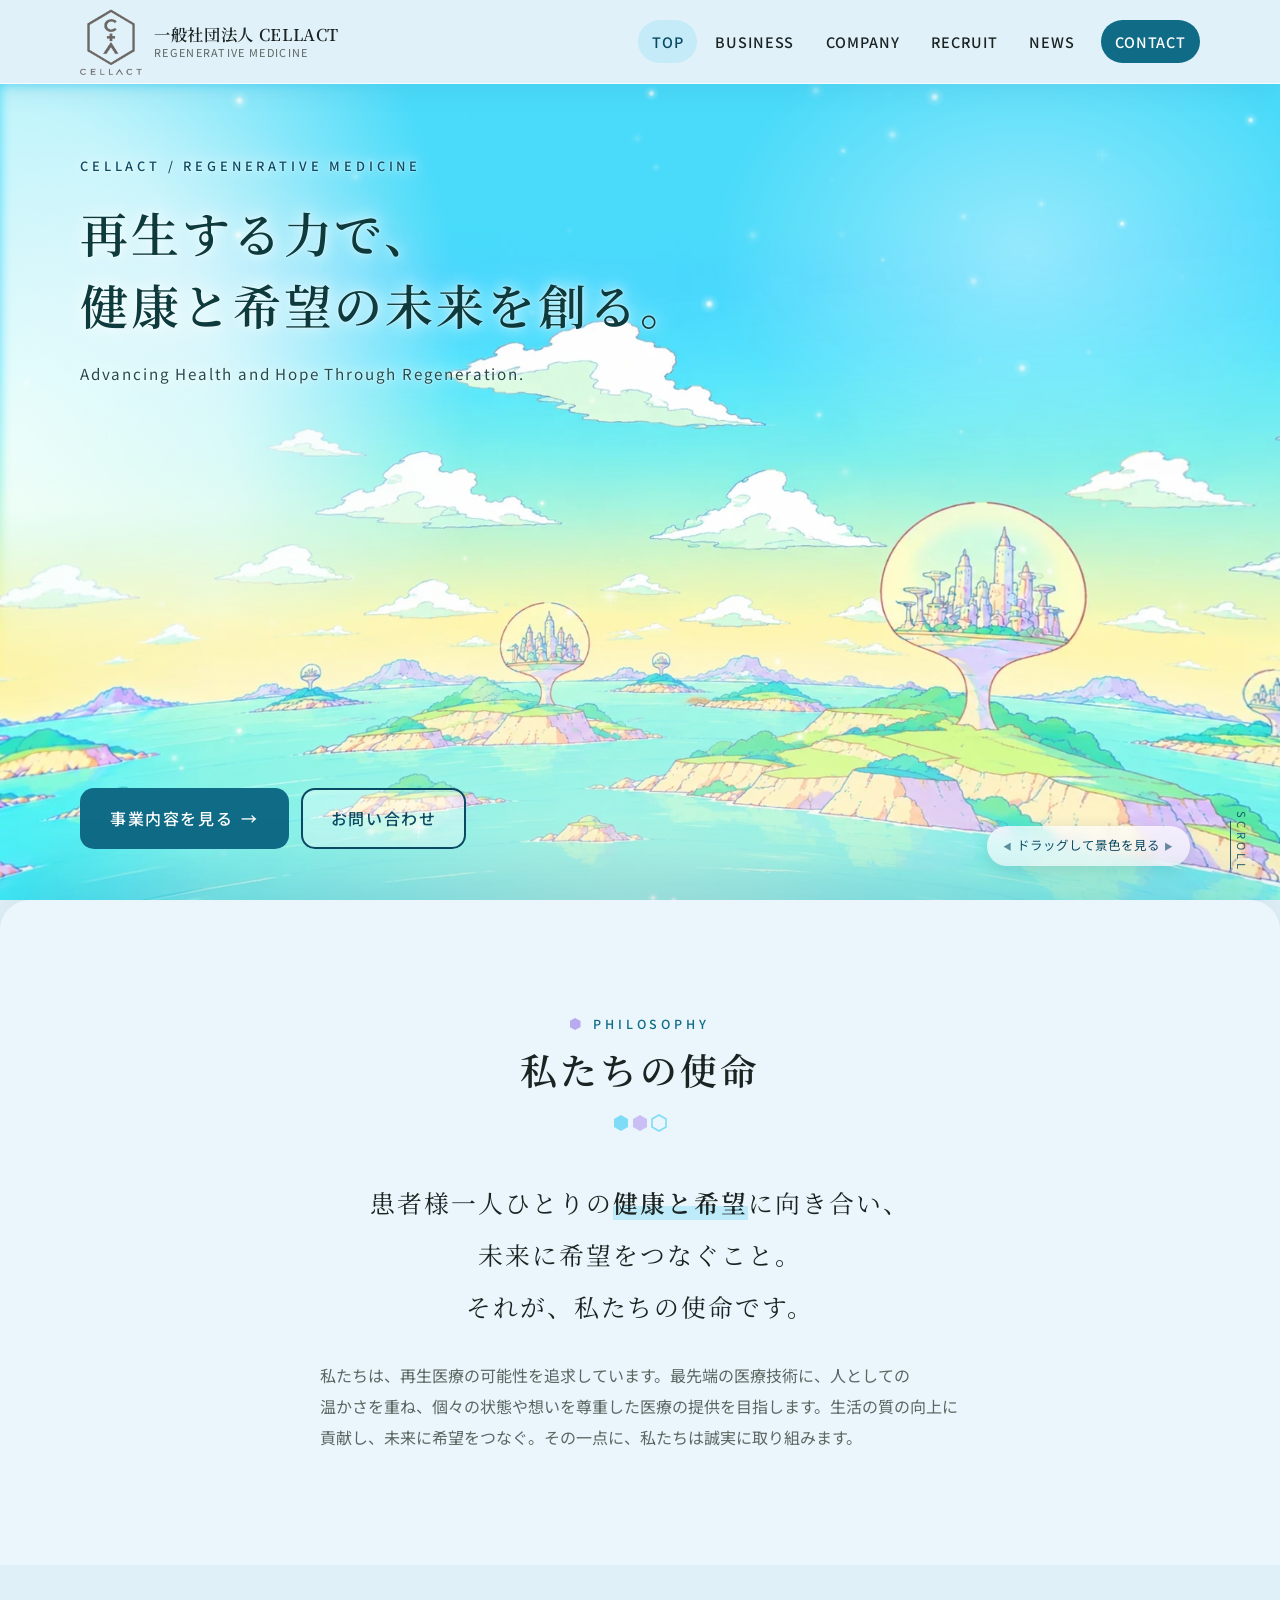
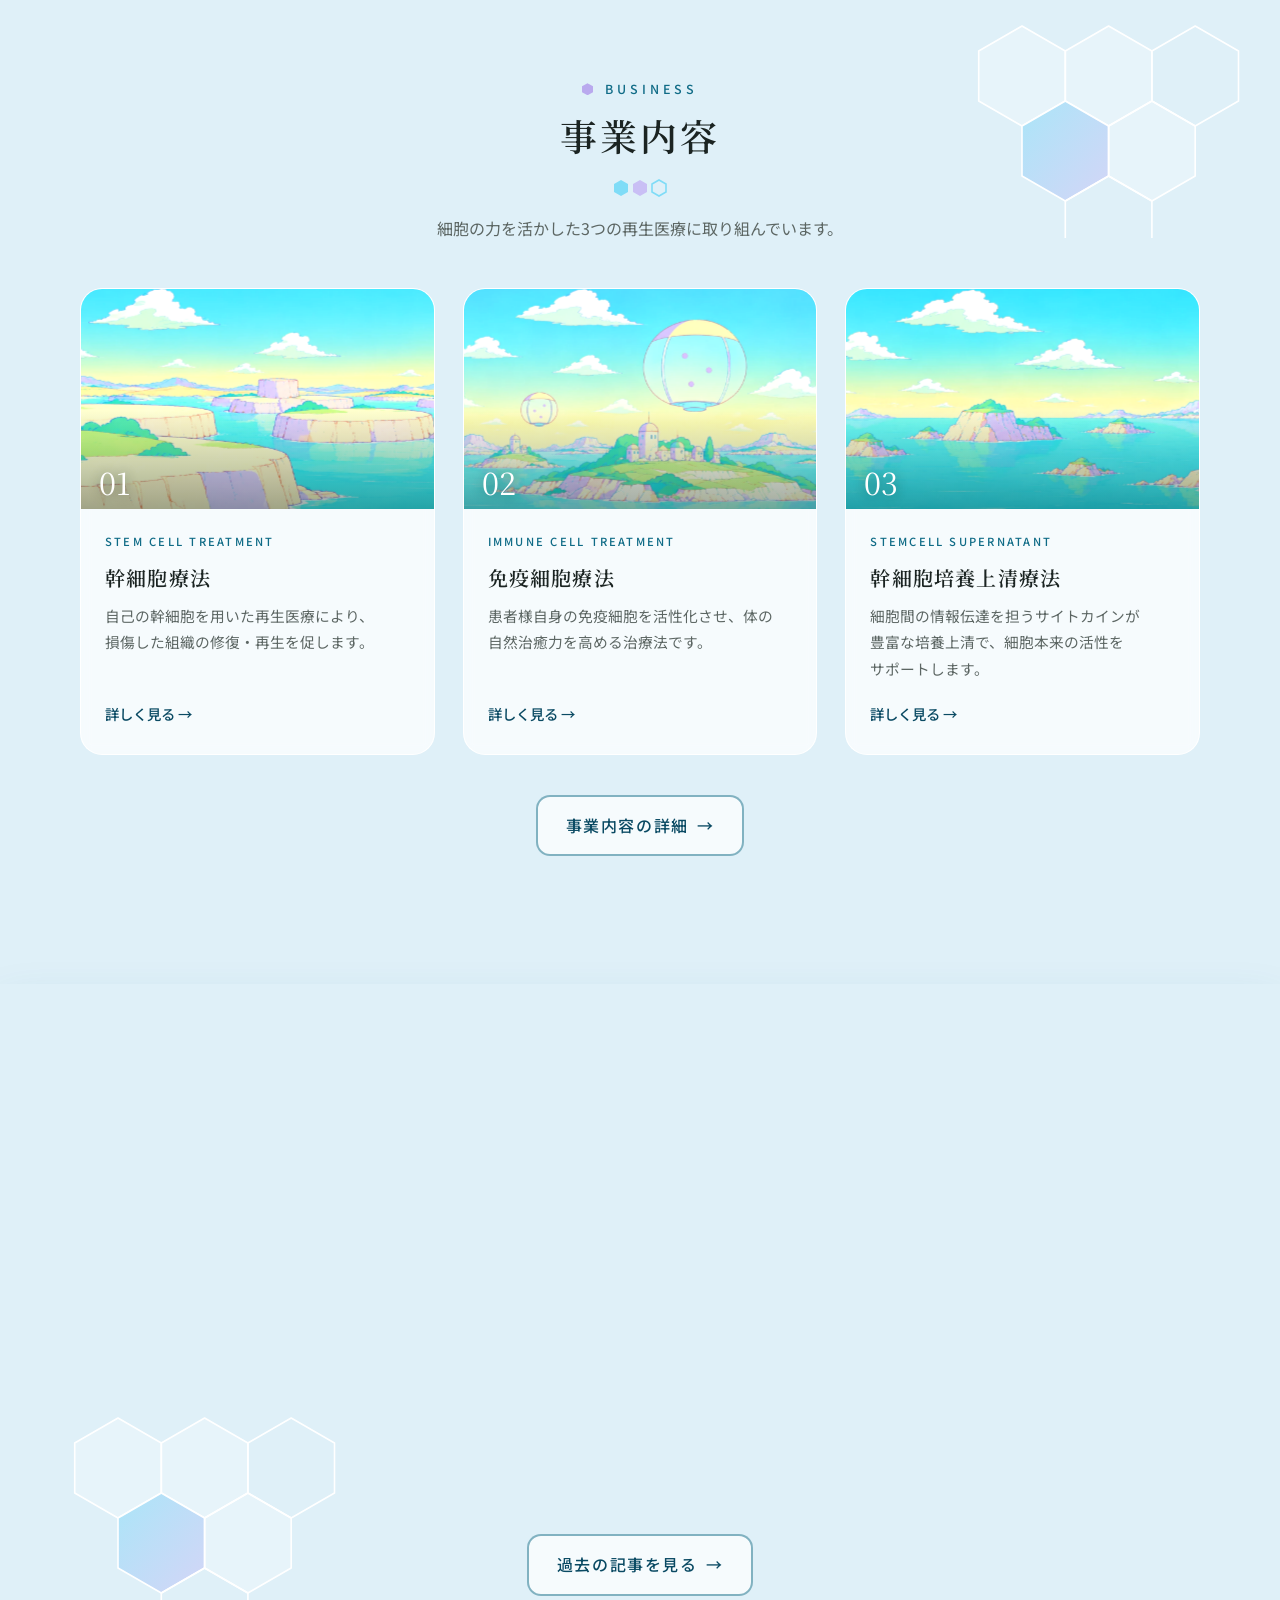
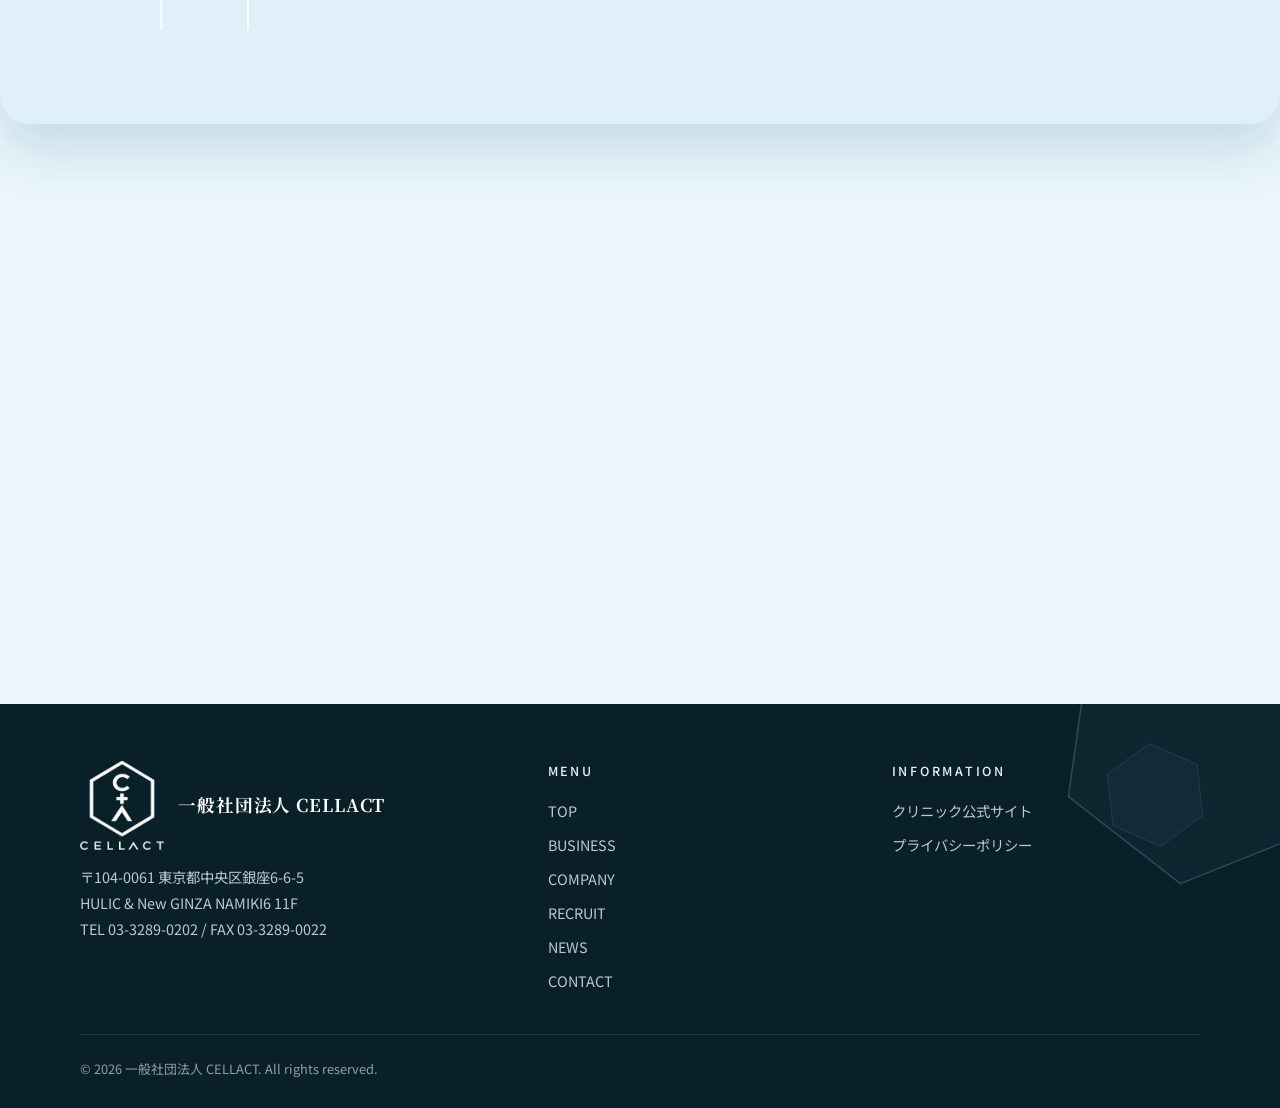
<file: site/index.html>
<!DOCTYPE html>
<html lang="ja">
<head>
<meta charset="UTF-8">
<meta name="viewport" content="width=device-width, initial-scale=1">
<title>一般社団法人 CELLACT | 再生医療クリニック</title>
<meta name="description" content="再生する力で、健康と希望の未来を創る。幹細胞療法・免疫細胞療法・幹細胞培養上清療法など、再生医療を提供する一般社団法人 CELLACT の公式サイトです。">

<link rel="canonical" href="https://cellact.org/">
<meta property="og:type" content="website">
<meta property="og:site_name" content="一般社団法人 CELLACT">
<meta property="og:title" content="一般社団法人 CELLACT | 再生医療クリニック">
<meta property="og:description" content="再生する力で、健康と希望の未来を創る。幹細胞療法・免疫細胞療法・幹細胞培養上清療法など、再生医療を提供する一般社団法人 CELLACT の公式サイトです。">
<meta property="og:image" content="https://cellact.org/images/hero_top.webp">
<meta property="og:locale" content="ja_JP">
<meta name="twitter:card" content="summary_large_image">
<meta name="theme-color" content="#0f6b86">
<link rel="icon" href="images/cellact_logo.png?v=151" type="image/png">
<link rel="preconnect" href="https://fonts.googleapis.com">
<link rel="preconnect" href="https://fonts.gstatic.com" crossorigin>
<link rel="stylesheet" href="https://fonts.googleapis.com/css2?family=Noto+Sans+JP:wght@400;500&amp;family=Noto+Serif+JP:wght@500;600&amp;display=swap">
<link rel="stylesheet" href="styles.css?v=1792831026">
<style>
/* Keep an opaque surface over the sticky contact section while the intro initializes. */
html.hero-intro-pending .hero { background: #eaf6fb; }
html.hero-intro-pending .hero > *,
html.hero-intro-pending .hero::before,
html.hero-intro-pending .hero::after { visibility: hidden !important; }
html.hero-intro-pending .hero .hero-intro { visibility: hidden !important; }
</style>
<script>
(function () {
  var root = document.documentElement;
  root.classList.add('js');
  if (window.matchMedia && !window.matchMedia('(prefers-reduced-motion: reduce)').matches) {
    root.classList.add('hero-intro-pending');
    window.heroIntroFallback = setTimeout(function () {
      window.heroIntroExpired = true;
      root.classList.remove('hero-intro-pending');
    }, 8000);
  }
})();
</script>
<script type="application/ld+json">{"@context":"https://schema.org","@type":"Organization","name":"一般社団法人 CELLACT","url":"https://n2cellact.or.jp/","logo":"https://n2cellact.or.jp/images/cellact_logo.png?v=151","telephone":"+81-3-3289-0202","email":"info@cellact.org","address":{"@type":"PostalAddress","postalCode":"104-0061","addressRegion":"東京都","addressLocality":"中央区","streetAddress":"銀座6-6-5 HULIC & New GINZA NAMIKI6 11F","addressCountry":"JP"}}</script>
</head>
<body>
<a class="skip" href="#main">本文へスキップ</a>
<header class="site-header">
<div class="container">
<a class="brand" href="index.html" aria-label="一般社団法人 CELLACT トップへ"><img src="images/cellact_logo.png?v=151" alt="" width="62" height="66"><span>一般社団法人 CELLACT<small>REGENERATIVE MEDICINE</small></span></a>
<button class="menu-btn" aria-expanded="false" aria-controls="gnav" aria-label="メニュー"><span></span></button>
<nav class="gnav" id="gnav" aria-label="メインメニュー"><ul><li><a href="index.html" aria-current="page">TOP</a></li><li><a href="business.html">BUSINESS</a></li><li><a href="company.html">COMPANY</a></li><li><a href="recruit.html">RECRUIT</a></li><li><a href="news-archive.html">NEWS</a></li><li><a class="nav-cta" href="contact.php">CONTACT</a></li></ul></nav>
</div>
</header>
<main id="main">
<section class="hero">
<div class="hero-bg"><picture><source media="(max-width: 820px)" srcset="images/hero_top_sp.webp?v=14" width="6000" height="2000"><img src="images/hero_top.webp?v=246" alt="" width="5400" height="900" fetchpriority="high"></picture></div>
<div class="hero-intro" aria-hidden="true"><div class="hi-veil"></div><div class="hi-logo" data-capsule-intro><svg class="capsule-svg" overflow="visible" xmlns="http://www.w3.org/2000/svg" aria-label="CELLACT ロゴ" viewBox="118 55 1018 1010" role="img"><g id="head" fill="#526B70" opacity="0"><path fill-rule="evenodd" d="M614.500 299.404C593.595 302.815 574.148 310.279 558.917 325.500C547.951 336.459 539.573 351.218 536.577 366.500C531.408 392.855 541.235 422.026 561.500 439.696C583.686 459.041 615.500 467.342 644.500 461.799C653.610 460.058 661.987 456.874 670.500 453.363C681.140 448.974 692.080 440.503 699.209 431.500C700.604 429.738 702.095 427.979 703.500 426.235C703.963 425.661 705.362 424.373 705.143 423.500C704.989 422.886 702.997 422.074 702.500 421.816C700.784 420.922 699.188 419.739 697.500 418.790C691.801 415.586 686.405 411.592 680.500 408.641C678.773 407.778 676.547 405.323 674.500 405.323C673.904 405.323 673.515 406.125 673.212 406.500C671.794 408.255 670.286 409.958 668.620 411.500C662.950 417.406 655.379 423.301 647.500 425.803C639.167 428.449 630.270 429.788 621.500 428.925C604.023 427.207 587.204 416.659 579.669 400.500C577.201 395.209 575.571 389.411 575.145 383.500C574.573 375.574 576.545 367.824 579.279 360.500C581.065 355.716 585.164 351.185 588.595 347.500C601.299 333.855 621.481 329.236 639.500 332.353C644.290 333.182 649.040 335.465 653.500 337.346C659.000 339.666 665.025 344.887 668.782 349.500C670.109 351.130 671.132 353.212 672.500 354.730C672.995 355.279 673.601 356.539 674.500 356.539C676.203 356.539 678.995 354.021 680.500 353.149C686.572 349.636 692.299 345.309 698.500 342.091C700.237 341.190 701.832 340.067 703.500 339.037C703.998 338.729 704.924 338.290 704.924 337.500C704.924 336.254 702.265 333.752 701.500 332.791C697.797 328.141 693.602 322.764 688.500 319.626C687.427 318.966 686.544 317.754 685.500 316.996C681.149 313.837 676.480 310.553 671.500 308.465C666.204 306.244 661.013 303.824 655.500 302.329C642.185 298.719 628.195 297.941 614.500 299.404Z" /></g><g id="plus" fill="#526B70" opacity="0"><path fill-rule="evenodd" d="M606.500 480.461C605.179 481.799 606.020 486.700 605.988 488.500C605.886 494.163 606.003 499.836 605.979 505.500C605.969 507.863 606.637 511.304 605.726 513.500C605.436 514.200 603.985 513.661 603.500 513.657C601.517 513.640 599.496 513.684 597.500 513.698C590.832 513.746 584.167 513.687 577.500 513.736C575.728 513.748 572.080 512.980 570.500 513.679C568.798 514.432 569.682 519.915 569.683 521.500C569.689 528.166 569.630 534.834 569.655 541.500C569.662 543.578 568.971 546.856 570.288 548.500C570.606 548.896 572.067 548.665 572.500 548.657C574.835 548.614 577.161 548.647 579.500 548.621C585.832 548.550 592.168 548.520 598.500 548.560C600.218 548.571 603.996 548.027 605.500 548.814C606.100 549.128 605.982 550.019 605.985 550.500C605.995 552.499 606.027 554.500 606.039 556.500C606.073 562.167 605.996 567.833 605.996 573.500C605.996 575.774 605.343 579.401 606.199 581.500C606.478 582.186 607.984 582.004 608.500 582.003C610.833 581.998 613.167 582.045 615.500 582.016C622.837 581.927 630.164 582.014 637.500 581.984C639.532 581.975 644.366 582.825 645.920 581.500C647.156 573.465 645.955 564.639 646.029 556.500C646.048 554.505 646.138 552.492 646.099 550.500C646.087 549.882 645.727 549.180 646.500 548.761C646.654 548.678 648.342 548.684 648.500 548.683C650.501 548.664 652.499 548.559 654.500 548.543C661.165 548.489 667.836 548.628 674.500 548.586C676.230 548.576 682.456 549.632 683.040 547.500C683.658 545.242 683.028 541.863 683.039 539.500C683.067 533.500 683.029 527.500 683.039 521.500C683.041 519.828 683.030 518.163 683.002 516.500C682.989 515.756 683.417 514.387 682.500 513.937C681.718 513.554 680.345 513.794 679.500 513.771C677.167 513.708 674.833 513.797 672.500 513.788C667.167 513.767 661.833 513.750 656.500 513.774C653.249 513.789 649.715 514.145 646.500 513.689C646.081 513.630 646.103 512.920 646.052 512.500C645.822 510.600 646.077 508.426 646.084 506.500C646.111 499.843 646.307 493.154 646.127 486.500C646.097 485.399 646.668 481.124 645.500 480.511C645.202 480.355 642.968 480.693 642.500 480.688C640.166 480.662 637.835 480.621 635.500 480.621C629.170 480.621 622.829 480.543 616.500 480.633C613.287 480.678 609.645 481.155 606.500 480.461Z" /></g><g id="legs" fill="#526B70" opacity="0"><path fill-rule="evenodd" d="M625.500 593.040C622.872 595.637 620.696 599.368 618.761 602.500C614.608 609.224 609.338 615.812 604.500 622.092C584.744 647.733 567.482 675.273 547.500 700.727C540.717 709.369 534.301 718.476 528.038 727.500C526.403 729.855 524.760 732.219 523.023 734.500C522.226 735.546 521.298 736.124 521.441 737.500C521.501 738.073 523.275 737.875 523.500 737.861C525.813 737.714 528.176 737.837 530.500 737.833C539.834 737.818 549.167 737.811 558.500 737.777C561.642 737.766 565.427 738.357 568.500 737.721C570.234 737.362 572.340 732.916 573.262 731.500C576.607 726.361 580.565 721.515 584.114 716.500C590.461 707.533 597.834 698.939 603.428 689.500C605.735 685.608 609.219 682.329 611.648 678.500C613.339 675.836 616.203 673.259 617.571 670.500C619.100 667.419 621.337 664.360 623.500 661.720C623.713 661.407 625.008 658.998 625.500 658.998C626.264 658.998 627.202 660.930 627.500 661.376C628.829 663.368 630.109 665.420 631.500 667.382C637.340 675.620 642.637 684.209 648.500 692.420C656.367 703.437 663.894 714.617 671.500 725.754C673.240 728.302 675.152 730.860 676.748 733.500C677.390 734.563 678.515 736.984 679.682 737.500C681.596 738.345 684.417 737.849 686.500 737.858C692.167 737.885 697.834 737.776 703.500 737.804C708.828 737.830 714.174 738.020 719.500 737.837C720.541 737.801 724.465 738.374 725.080 737.500C726.044 736.129 725.012 736.559 724.391 735.500C723.185 733.443 721.555 731.598 720.415 729.500C718.480 725.939 715.276 723.030 713.357 719.500C710.683 714.582 706.899 710.236 703.901 705.500C699.347 698.303 693.828 691.668 689.249 684.500C675.102 662.354 658.686 641.585 644.391 619.500C640.033 612.767 635.499 606.118 630.943 599.500C629.727 597.734 627.688 593.058 625.500 593.040Z" /></g><g id="wordmark" fill="#526B70" opacity="0"><path fill-rule="evenodd" d="M187.500 932.328C180.629 933.749 173.926 935.493 167.563 938.500C162.797 940.752 158.711 944.203 154.654 947.500C133.298 964.856 132.627 1001.721 151.500 1020.906C169.523 1039.227 197.986 1043.474 221.500 1034.127C228.246 1031.445 233.858 1027.561 238.979 1022.500C239.859 1021.631 242.124 1019.797 242.330 1018.500C242.513 1017.347 240.354 1016.095 239.591 1015.500C236.534 1013.113 233.504 1010.682 230.500 1008.227C229.617 1007.506 227.609 1005.265 226.500 1005.801C225.441 1006.313 224.346 1008.109 223.500 1008.944C221.976 1010.449 220.267 1011.941 218.500 1013.147C214.833 1016.469 210.071 1017.840 205.500 1019.146C189.737 1023.649 168.938 1015.826 163.164 999.500C160.486 991.928 159.547 984.477 161.394 976.500C162.044 973.691 163.424 971.180 164.391 968.500C165.379 965.760 167.912 963.588 169.500 961.323C171.393 958.624 174.658 956.480 177.500 954.927C188.945 948.671 201.741 948.518 213.500 954.112C216.856 955.709 221.270 958.483 223.566 961.500C224.207 962.343 226.232 965.578 227.500 965.298C228.440 965.091 229.767 963.384 230.500 962.765C233.422 960.299 236.442 957.946 239.387 955.500C240.073 954.930 242.588 953.559 242.588 952.500C242.588 951.834 240.952 950.413 240.500 949.947C237.993 947.369 235.759 944.205 232.500 942.510C228.759 940.566 225.508 937.679 221.500 936.005C211.082 931.655 198.566 931.123 187.500 932.328ZM908.500 932.399C897.802 934.024 888.205 937.386 879.500 943.869C877.120 945.642 873.842 948.026 872.171 950.500C868.827 955.449 865.252 959.879 863.076 965.500C855.805 984.280 858.646 1008.301 873.500 1022.760C891.649 1040.426 922.310 1043.750 944.976 1033.500C951.046 1030.755 956.730 1027.487 961.500 1022.762C962.454 1021.817 965.331 1019.843 965.610 1018.500C965.969 1016.769 963.713 1015.909 962.500 1014.944C959.720 1012.734 956.832 1010.664 954.030 1008.500C953.055 1007.746 951.688 1006.088 950.500 1005.734C949.429 1005.415 948.504 1006.864 947.861 1007.500C945.852 1009.483 943.734 1011.286 941.500 1012.994C929.378 1022.264 908.953 1023.487 896.500 1014.067C891.829 1010.534 888.554 1006.615 885.789 1001.500C884.265 998.681 882.801 994.691 882.494 991.500C881.531 981.486 883.430 973.163 888.500 964.585C890.230 961.657 893.168 959.780 895.500 957.444C898.411 954.528 902.645 953.084 906.500 951.833C916.216 948.680 927.199 949.672 936.217 954.500C939.271 956.135 942.255 958.166 944.798 960.500C946.370 961.943 947.741 964.150 949.500 965.335C950.737 966.169 952.598 963.963 953.500 963.290C956.913 960.744 960.207 958.056 963.500 955.367C964.100 954.877 966.376 953.440 966.304 952.500C966.255 951.855 963.971 950.056 963.500 949.584C960.848 946.927 958.054 944.674 954.989 942.500C941.787 933.135 924.373 930.218 908.500 932.399ZM306.500 934.500C306.500 934.500 305.347 934.984 305.313 935.500C305.270 936.166 305.407 936.833 305.402 937.500C305.382 940.166 305.356 942.835 305.369 945.500C305.407 953.167 305.330 960.834 305.371 968.500C305.456 984.500 305.307 1000.501 305.393 1016.500C305.427 1022.743 304.806 1029.320 305.287 1035.500C305.355 1036.380 306.937 1036.447 307.500 1036.458C309.493 1036.498 311.504 1036.395 313.500 1036.395C322.167 1036.395 330.833 1036.389 339.500 1036.389C352.500 1036.389 365.500 1036.378 378.500 1036.378C381.834 1036.378 385.166 1036.408 388.500 1036.459C389.478 1036.474 391.658 1036.943 392.500 1036.239C393.381 1035.502 392.872 1033.451 392.842 1032.500C392.728 1028.836 392.931 1025.163 392.862 1021.500C392.840 1020.332 393.124 1018.496 391.500 1018.317C386.300 1017.744 380.732 1018.275 375.500 1018.307C365.501 1018.369 355.499 1018.234 345.500 1018.234C341.503 1018.234 337.500 1018.406 333.500 1018.355C332.240 1018.339 329.624 1018.795 328.500 1018.285C327.017 1017.612 327.613 1014.755 327.599 1013.500C327.543 1008.501 327.596 1003.498 327.641 998.500C327.652 997.215 327.043 994.327 328.500 993.630C329.590 993.109 332.278 993.592 333.500 993.619C336.494 993.686 339.502 993.594 342.500 993.629C356.704 993.629 371.346 994.649 385.500 993.519C386.469 993.441 386.033 990.065 386.031 989.500C386.017 986.165 385.994 982.831 386.031 979.500C386.039 978.719 386.533 976.451 385.500 976.052C384.430 975.637 382.637 975.989 381.500 975.995C378.499 976.010 375.500 976.067 372.500 976.067C362.167 976.067 351.833 976.031 341.500 976.060C338.167 976.070 334.832 976.182 331.500 976.133C330.492 976.118 328.244 976.603 327.645 975.500C327.201 974.683 327.611 972.440 327.604 971.500C327.583 968.498 327.621 965.501 327.665 962.500C327.694 960.505 327.790 958.494 327.738 956.500C327.716 955.682 327.380 954.278 327.711 953.500C328.361 951.977 330.148 952.601 331.500 952.557C335.497 952.426 339.500 952.468 343.500 952.424C354.833 952.301 366.168 952.478 377.500 952.478C380.834 952.478 384.166 952.446 387.500 952.442C388.519 952.441 390.578 952.837 391.500 952.441C393.141 951.735 392.578 949.909 392.583 948.500C392.594 945.500 392.596 942.500 392.596 939.500C392.596 938.573 393.008 936.295 392.482 935.500C391.231 933.606 388.556 934.452 386.500 934.417C381.498 934.332 376.501 934.414 371.500 934.414C349.921 934.414 328.020 933.367 306.500 934.500ZM456.500 934.445C455.420 935.461 455.967 938.157 455.964 939.500C455.954 944.500 455.900 949.499 455.909 954.500C455.943 974.167 455.920 993.833 455.920 1013.500C455.920 1019.167 455.874 1024.833 455.888 1030.500C455.891 1031.730 455.290 1035.623 456.500 1036.330C457.739 1037.053 461.068 1036.381 462.500 1036.382C467.165 1036.386 471.834 1036.409 476.500 1036.409C494.457 1036.409 512.571 1035.787 530.500 1036.504C531.308 1036.343 531.841 1036.414 532.228 1035.500C532.630 1034.553 532.221 1032.543 532.236 1031.500C532.278 1028.521 532.413 1025.474 532.270 1022.500C532.207 1021.184 532.805 1018.430 531.500 1017.718C530.648 1017.254 529.402 1017.649 528.500 1017.639C525.837 1017.608 523.166 1017.607 520.500 1017.580C510.500 1017.476 500.500 1017.568 490.500 1017.517C487.833 1017.504 485.169 1017.608 482.500 1017.581C481.250 1017.569 479.585 1017.849 478.500 1017.023C477.605 1016.342 478.195 1012.556 478.195 1011.500C478.195 1006.167 478.178 1000.833 478.178 995.500C478.178 980.500 478.197 965.500 478.178 950.500C478.173 946.833 478.174 943.167 478.184 939.500C478.188 937.882 478.657 935.827 477.704 934.500C477.264 933.887 473.306 934.351 472.500 934.331C467.190 934.203 461.814 934.382 456.500 934.445ZM591.500 934.303C589.418 935.508 590.257 938.376 590.278 940.500C590.331 945.832 590.244 951.167 590.267 956.500C590.351 976.498 590.076 996.504 590.275 1016.500C590.325 1021.501 590.057 1026.500 590.230 1031.500C590.263 1032.431 589.755 1035.341 590.500 1035.934C591.692 1036.884 593.058 1036.377 594.500 1036.384C597.500 1036.399 600.500 1036.428 603.500 1036.427C615.499 1036.423 627.501 1036.352 639.500 1036.409C645.166 1036.436 650.834 1036.449 656.500 1036.451C658.167 1036.452 659.833 1036.451 661.500 1036.430C662.500 1036.417 664.500 1036.500 664.500 1036.500C664.500 1036.500 665.657 1036.027 665.766 1035.500C665.970 1034.522 665.611 1033.506 665.709 1032.500C666.030 1029.192 665.607 1025.800 665.724 1022.500C665.768 1021.247 666.688 1017.469 664.500 1017.469C651.506 1017.469 638.500 1017.595 625.500 1017.528C622.500 1017.512 619.500 1017.569 616.500 1017.552C615.053 1017.543 613.350 1018.230 612.864 1016.500C612.372 1014.752 612.742 1012.313 612.740 1010.500C612.734 1006.167 612.776 1001.833 612.776 997.500C612.776 983.500 612.810 969.500 612.810 955.500C612.810 950.500 612.760 945.500 612.760 940.500C612.760 939.282 613.384 935.717 612.500 934.879C611.300 933.742 608.034 934.296 606.500 934.302C601.561 934.324 596.412 934.829 591.500 934.303ZM756.500 934.440C752.311 939.840 748.638 945.832 744.733 951.500C730.796 971.728 717.186 992.388 702.500 1012.081C698.118 1017.957 693.564 1024.220 689.796 1030.500C688.849 1032.078 685.415 1034.779 687.122 1036.500C687.544 1036.925 691.136 1036.491 691.833 1036.500C696.713 1036.562 701.614 1036.403 706.500 1036.431C708.166 1036.440 709.834 1036.449 711.500 1036.479C711.904 1036.486 712.319 1036.837 712.633 1036.500C716.878 1031.957 720.017 1025.971 723.500 1020.808C728.450 1013.471 734.045 1006.324 738.500 998.700C739.968 996.188 742.206 994.030 743.566 991.500C745.082 988.679 747.168 986.148 748.961 983.500C751.439 979.840 753.590 975.631 756.500 972.320C758.051 972.019 758.870 974.199 759.711 975.500C762.104 979.207 764.553 982.876 767.054 986.500C775.775 999.134 784.176 1011.922 792.944 1024.500C794.786 1027.143 796.593 1029.823 798.395 1032.500C798.982 1033.372 799.634 1035.293 800.500 1035.893C801.721 1036.739 802.204 1036.421 803.500 1036.358C809.449 1036.067 815.532 1036.457 821.500 1036.479C823.169 1036.485 824.836 1036.414 826.500 1036.428C826.856 1036.431 827.411 1036.821 827.567 1036.500C828.244 1035.105 826.849 1033.753 825.976 1032.500C823.547 1029.015 820.814 1025.681 818.500 1022.125C812.020 1012.168 804.376 1002.854 798.629 992.500C796.066 987.881 791.866 984.075 789.199 979.500C784.521 971.473 778.346 964.266 773.242 956.500C770.491 952.314 767.910 947.425 764.500 943.776C762.488 941.623 761.446 938.562 759.500 936.327C758.474 935.149 758.116 933.625 756.500 934.440ZM1017.500 934.360C1015.477 934.836 1016.150 936.786 1016.150 938.500C1016.152 941.835 1016.071 945.166 1016.109 948.500C1016.119 949.380 1015.621 951.833 1016.500 952.429C1016.672 952.545 1018.262 952.499 1018.500 952.504C1020.501 952.553 1022.499 952.535 1024.500 952.543C1031.500 952.570 1038.501 952.731 1045.500 952.564C1047.518 952.516 1049.489 952.583 1051.500 952.620C1052.538 952.639 1053.652 952.088 1053.957 953.500C1054.343 955.289 1053.903 957.649 1053.915 959.500C1053.944 964.167 1053.872 968.833 1053.872 973.500C1053.872 987.833 1053.890 1002.167 1053.890 1016.500C1053.890 1020.834 1053.833 1025.166 1053.833 1029.500C1053.833 1031.214 1053.393 1033.882 1053.893 1035.500C1054.393 1037.122 1057.207 1036.455 1058.500 1036.469C1062.823 1036.514 1067.182 1036.224 1071.500 1036.429C1072.802 1036.491 1075.556 1037.212 1076.056 1035.500C1076.951 1032.434 1076.053 1027.721 1076.075 1024.500C1076.133 1016.168 1076.100 1007.833 1076.071 999.500C1076.071 987.500 1076.005 975.499 1076.075 963.500C1076.090 960.833 1076.120 958.165 1076.123 955.500C1076.124 954.843 1075.733 953.133 1076.500 952.684C1076.599 952.626 1078.402 952.718 1078.500 952.716C1080.498 952.685 1082.500 952.576 1084.500 952.539C1091.503 952.409 1098.497 952.567 1105.500 952.567C1107.832 952.567 1110.169 952.519 1112.500 952.567C1113.622 952.590 1114.805 952.793 1115.361 951.500C1115.746 950.606 1115.310 948.502 1115.323 947.500C1115.362 944.501 1115.338 941.500 1115.362 938.500C1115.369 937.743 1115.923 934.470 1114.500 934.447C1094.867 934.119 1075.155 934.402 1055.500 934.402C1042.873 934.402 1030.104 933.878 1017.500 934.360Z" /></g><defs><clipPath id="clip_top"><rect x="0" y="0" width="1254" height="533.5" /></clipPath><clipPath id="clip_bottom"><rect x="0" y="533.5" width="1254" height="800" /></clipPath></defs><g id="shell_top" transform="translate(0 -66)" opacity="0"><g clip-path="url(#clip_top)"><g fill="#526B70"><path fill-rule="evenodd" d="M623.500 153.449C606.954 162.665 591.012 173.033 574.500 182.304C568.395 185.732 562.643 189.802 556.500 193.127C547.242 198.137 538.777 204.347 529.500 209.300C526.052 211.141 522.999 213.936 519.500 215.633C509.793 220.340 500.942 227.023 491.500 232.253C476.906 240.337 463.152 250.124 448.500 258.198C445.415 259.898 442.576 262.204 439.500 263.885C423.505 272.627 408.291 282.855 392.500 291.885C389.418 293.648 386.607 295.950 383.500 297.657C369.884 305.138 357.136 314.360 343.500 321.932C336.495 325.822 329.244 329.902 322.669 334.500C318.628 337.327 313.827 340.325 309.394 342.500C306.543 343.899 303.930 345.372 302.798 348.500C301.783 351.305 302.322 354.556 302.322 357.500C302.322 362.833 302.324 368.167 302.324 373.500C302.324 392.833 302.404 412.169 302.404 431.500C302.404 496.165 302.372 560.833 302.372 625.500C302.372 646.833 302.362 668.166 302.362 689.500C302.362 694.833 302.353 700.167 302.381 705.500C302.398 708.804 302.023 711.647 303.909 714.500C305.067 716.251 307.710 717.302 309.500 718.238C312.279 719.690 314.774 721.740 317.500 723.312C328.962 729.923 339.649 738.333 351.500 744.271C356.721 746.887 361.415 750.976 366.500 753.868C380.130 761.621 393.081 770.601 406.500 778.750C423.313 788.959 439.778 799.682 456.500 810.021C466.812 816.397 477.323 822.593 487.500 829.183C497.072 835.381 506.669 841.466 516.500 847.239C525.297 852.404 533.604 858.416 542.500 863.407C558.889 872.602 573.965 884.230 590.500 893.277C598.712 897.769 606.388 903.443 614.500 908.170C619.782 911.249 623.987 914.424 630.500 912.994C633.119 912.200 635.174 910.547 637.500 909.146C641.483 906.746 645.631 904.524 649.500 901.951C651.645 900.524 654.110 898.454 656.500 897.497C658.301 896.775 659.794 895.345 661.500 894.398C666.960 891.369 671.970 887.329 677.500 884.471C687.430 879.338 697.215 872.830 706.500 866.563C715.830 860.265 725.801 854.567 735.500 848.771C745.283 842.924 754.558 836.238 764.500 830.633C774.433 825.032 783.495 817.769 793.500 812.290C802.742 807.228 811.186 800.691 820.500 795.758C822.258 794.827 823.734 793.275 825.500 792.363C831.070 789.488 836.022 785.439 841.500 782.474C851.137 777.258 860.205 770.848 869.500 765.115C882.159 757.307 894.573 748.873 907.500 741.551C914.575 737.544 921.128 731.739 928.500 728.341C933.096 726.222 937.039 722.689 941.500 720.288C944.555 718.644 949.072 716.762 950.731 713.500C952.135 710.738 951.618 707.537 951.633 704.500C951.663 698.837 951.662 693.163 951.602 687.500C951.377 666.507 951.633 645.494 951.633 624.500C951.633 559.499 951.653 494.500 951.653 429.500C951.653 410.835 951.653 392.167 951.653 373.500C951.653 368.167 951.617 362.833 951.643 357.500C951.660 354.061 951.991 350.739 950.629 347.500C949.727 345.353 947.740 344.798 946.129 343.500C943.868 341.680 941.007 340.436 938.500 338.897C931.542 334.626 924.625 330.071 917.500 326.115C913.193 323.724 908.470 321.193 904.500 318.368C891.849 309.366 877.619 302.508 864.500 294.233C859.238 290.915 854.009 287.389 848.500 284.500C845.756 283.061 843.307 280.986 840.500 279.737C837.619 278.454 834.797 276.148 832.072 274.500C825.597 270.583 819.187 266.335 812.500 262.809C798.791 255.582 786.263 245.916 772.500 238.762C768.374 236.617 764.803 233.440 760.500 231.633C757.634 230.430 755.337 227.670 752.500 226.378C746.507 223.650 741.171 219.379 735.500 216.106C726.820 211.096 718.337 205.467 709.500 200.768C705.385 198.579 701.692 195.636 697.500 193.554C691.706 190.677 686.515 186.265 680.593 183.500C674.322 180.572 668.643 175.890 662.500 172.650C655.030 168.710 648.170 163.526 640.715 159.500C637.701 157.872 634.755 155.140 631.500 154.032C628.844 153.127 626.226 153.466 623.500 153.449ZM626.500 198.064C628.991 198.202 631.427 200.569 633.500 201.830C636.801 203.838 640.099 205.913 643.500 207.761C659.269 216.329 673.932 226.842 689.500 235.754C699.959 241.742 709.914 248.908 720.500 254.629C734.185 262.025 746.979 271.024 760.500 278.765C788.881 295.016 816.290 313.013 844.500 329.504C855.932 336.188 867.027 343.477 878.500 350.109C883.847 353.201 889.003 356.988 894.500 359.805C898.329 361.767 902.283 364.097 905.857 366.500C906.531 366.954 909.267 368.077 909.500 368.724C909.958 369.996 909.739 371.186 909.778 372.500C909.888 376.163 909.728 379.831 909.767 383.500C909.899 395.831 909.823 408.168 909.823 420.500C909.823 461.485 909.195 502.522 909.810 543.500C910.370 580.823 909.522 618.171 909.810 655.500C909.882 664.834 909.774 674.166 909.846 683.500C909.864 685.832 909.959 688.203 909.788 690.500C909.751 691.001 909.940 692.097 909.418 692.500C903.139 697.355 895.400 701.389 888.500 705.234C874.801 712.866 862.373 722.827 848.500 730.176C843.286 732.939 838.759 737.013 833.500 739.719C827.953 742.572 822.830 746.442 817.500 749.712C804.768 757.522 792.401 765.960 779.500 773.532C774.259 776.609 768.758 779.839 763.900 783.500C756.966 788.725 748.702 792.299 741.700 797.500C736.737 801.187 730.596 803.555 725.833 807.500C724.062 808.967 721.502 810.102 719.500 811.301C714.788 814.122 710.143 817.128 705.500 820.051C694.197 827.167 683.001 834.377 671.500 841.193C668.128 843.192 664.983 846.058 661.500 847.728C655.167 850.766 649.574 855.379 643.500 858.900C638.121 862.018 632.463 865.341 627.500 869.039C624.645 869.100 620.896 865.530 618.500 864.014C612.906 860.472 607.334 856.810 601.500 853.639C599.762 852.695 598.267 851.183 596.500 850.270C586.384 845.042 577.309 837.929 567.500 832.195C549.544 821.698 531.926 810.458 514.500 799.098C503.316 791.806 491.913 784.768 480.500 777.797C472.747 773.061 465.324 767.732 457.500 763.194C450.091 758.896 442.409 754.341 435.357 749.500C428.321 744.670 420.992 739.784 413.500 735.689C409.336 733.413 405.645 730.265 401.500 727.949C392.433 722.885 383.878 716.814 374.932 711.500C371.095 709.221 367.503 706.173 363.500 704.208C359.156 702.077 355.043 699.169 350.956 696.500C348.870 695.138 346.536 694.123 344.630 692.500C343.772 691.769 344.289 689.503 344.273 688.500C344.199 683.835 344.230 679.166 344.230 674.500C344.230 655.833 344.236 637.167 344.236 618.500C344.236 558.500 344.202 498.500 344.202 438.500C344.202 421.833 344.175 405.166 344.175 388.500C344.175 383.835 344.156 379.163 344.193 374.500C344.205 372.924 343.740 370.454 344.500 369.039C345.420 367.326 348.409 366.524 349.989 365.500C355.070 362.206 360.283 359.083 365.500 356.025C383.965 345.201 402.415 334.218 420.500 322.774C443.219 308.397 466.930 295.705 489.500 280.993C496.615 276.355 504.051 271.872 511.500 267.715C514.891 265.822 518.024 263.455 521.500 261.731C526.723 259.141 531.206 255.079 536.500 252.622C539.249 251.346 541.922 249.244 544.500 247.626C551.055 243.514 557.710 239.120 564.500 235.459C569.603 232.708 574.296 228.863 579.500 226.335C585.149 223.591 590.108 219.476 595.640 216.500C606.168 210.837 616.110 203.898 626.500 198.064Z" /></g></g></g><g id="shell_bottom" transform="translate(0 66)" opacity="0"><g clip-path="url(#clip_bottom)"><g fill="#526B70"><path fill-rule="evenodd" d="M623.500 153.449C606.954 162.665 591.012 173.033 574.500 182.304C568.395 185.732 562.643 189.802 556.500 193.127C547.242 198.137 538.777 204.347 529.500 209.300C526.052 211.141 522.999 213.936 519.500 215.633C509.793 220.340 500.942 227.023 491.500 232.253C476.906 240.337 463.152 250.124 448.500 258.198C445.415 259.898 442.576 262.204 439.500 263.885C423.505 272.627 408.291 282.855 392.500 291.885C389.418 293.648 386.607 295.950 383.500 297.657C369.884 305.138 357.136 314.360 343.500 321.932C336.495 325.822 329.244 329.902 322.669 334.500C318.628 337.327 313.827 340.325 309.394 342.500C306.543 343.899 303.930 345.372 302.798 348.500C301.783 351.305 302.322 354.556 302.322 357.500C302.322 362.833 302.324 368.167 302.324 373.500C302.324 392.833 302.404 412.169 302.404 431.500C302.404 496.165 302.372 560.833 302.372 625.500C302.372 646.833 302.362 668.166 302.362 689.500C302.362 694.833 302.353 700.167 302.381 705.500C302.398 708.804 302.023 711.647 303.909 714.500C305.067 716.251 307.710 717.302 309.500 718.238C312.279 719.690 314.774 721.740 317.500 723.312C328.962 729.923 339.649 738.333 351.500 744.271C356.721 746.887 361.415 750.976 366.500 753.868C380.130 761.621 393.081 770.601 406.500 778.750C423.313 788.959 439.778 799.682 456.500 810.021C466.812 816.397 477.323 822.593 487.500 829.183C497.072 835.381 506.669 841.466 516.500 847.239C525.297 852.404 533.604 858.416 542.500 863.407C558.889 872.602 573.965 884.230 590.500 893.277C598.712 897.769 606.388 903.443 614.500 908.170C619.782 911.249 623.987 914.424 630.500 912.994C633.119 912.200 635.174 910.547 637.500 909.146C641.483 906.746 645.631 904.524 649.500 901.951C651.645 900.524 654.110 898.454 656.500 897.497C658.301 896.775 659.794 895.345 661.500 894.398C666.960 891.369 671.970 887.329 677.500 884.471C687.430 879.338 697.215 872.830 706.500 866.563C715.830 860.265 725.801 854.567 735.500 848.771C745.283 842.924 754.558 836.238 764.500 830.633C774.433 825.032 783.495 817.769 793.500 812.290C802.742 807.228 811.186 800.691 820.500 795.758C822.258 794.827 823.734 793.275 825.500 792.363C831.070 789.488 836.022 785.439 841.500 782.474C851.137 777.258 860.205 770.848 869.500 765.115C882.159 757.307 894.573 748.873 907.500 741.551C914.575 737.544 921.128 731.739 928.500 728.341C933.096 726.222 937.039 722.689 941.500 720.288C944.555 718.644 949.072 716.762 950.731 713.500C952.135 710.738 951.618 707.537 951.633 704.500C951.663 698.837 951.662 693.163 951.602 687.500C951.377 666.507 951.633 645.494 951.633 624.500C951.633 559.499 951.653 494.500 951.653 429.500C951.653 410.835 951.653 392.167 951.653 373.500C951.653 368.167 951.617 362.833 951.643 357.500C951.660 354.061 951.991 350.739 950.629 347.500C949.727 345.353 947.740 344.798 946.129 343.500C943.868 341.680 941.007 340.436 938.500 338.897C931.542 334.626 924.625 330.071 917.500 326.115C913.193 323.724 908.470 321.193 904.500 318.368C891.849 309.366 877.619 302.508 864.500 294.233C859.238 290.915 854.009 287.389 848.500 284.500C845.756 283.061 843.307 280.986 840.500 279.737C837.619 278.454 834.797 276.148 832.072 274.500C825.597 270.583 819.187 266.335 812.500 262.809C798.791 255.582 786.263 245.916 772.500 238.762C768.374 236.617 764.803 233.440 760.500 231.633C757.634 230.430 755.337 227.670 752.500 226.378C746.507 223.650 741.171 219.379 735.500 216.106C726.820 211.096 718.337 205.467 709.500 200.768C705.385 198.579 701.692 195.636 697.500 193.554C691.706 190.677 686.515 186.265 680.593 183.500C674.322 180.572 668.643 175.890 662.500 172.650C655.030 168.710 648.170 163.526 640.715 159.500C637.701 157.872 634.755 155.140 631.500 154.032C628.844 153.127 626.226 153.466 623.500 153.449ZM626.500 198.064C628.991 198.202 631.427 200.569 633.500 201.830C636.801 203.838 640.099 205.913 643.500 207.761C659.269 216.329 673.932 226.842 689.500 235.754C699.959 241.742 709.914 248.908 720.500 254.629C734.185 262.025 746.979 271.024 760.500 278.765C788.881 295.016 816.290 313.013 844.500 329.504C855.932 336.188 867.027 343.477 878.500 350.109C883.847 353.201 889.003 356.988 894.500 359.805C898.329 361.767 902.283 364.097 905.857 366.500C906.531 366.954 909.267 368.077 909.500 368.724C909.958 369.996 909.739 371.186 909.778 372.500C909.888 376.163 909.728 379.831 909.767 383.500C909.899 395.831 909.823 408.168 909.823 420.500C909.823 461.485 909.195 502.522 909.810 543.500C910.370 580.823 909.522 618.171 909.810 655.500C909.882 664.834 909.774 674.166 909.846 683.500C909.864 685.832 909.959 688.203 909.788 690.500C909.751 691.001 909.940 692.097 909.418 692.500C903.139 697.355 895.400 701.389 888.500 705.234C874.801 712.866 862.373 722.827 848.500 730.176C843.286 732.939 838.759 737.013 833.500 739.719C827.953 742.572 822.830 746.442 817.500 749.712C804.768 757.522 792.401 765.960 779.500 773.532C774.259 776.609 768.758 779.839 763.900 783.500C756.966 788.725 748.702 792.299 741.700 797.500C736.737 801.187 730.596 803.555 725.833 807.500C724.062 808.967 721.502 810.102 719.500 811.301C714.788 814.122 710.143 817.128 705.500 820.051C694.197 827.167 683.001 834.377 671.500 841.193C668.128 843.192 664.983 846.058 661.500 847.728C655.167 850.766 649.574 855.379 643.500 858.900C638.121 862.018 632.463 865.341 627.500 869.039C624.645 869.100 620.896 865.530 618.500 864.014C612.906 860.472 607.334 856.810 601.500 853.639C599.762 852.695 598.267 851.183 596.500 850.270C586.384 845.042 577.309 837.929 567.500 832.195C549.544 821.698 531.926 810.458 514.500 799.098C503.316 791.806 491.913 784.768 480.500 777.797C472.747 773.061 465.324 767.732 457.500 763.194C450.091 758.896 442.409 754.341 435.357 749.500C428.321 744.670 420.992 739.784 413.500 735.689C409.336 733.413 405.645 730.265 401.500 727.949C392.433 722.885 383.878 716.814 374.932 711.500C371.095 709.221 367.503 706.173 363.500 704.208C359.156 702.077 355.043 699.169 350.956 696.500C348.870 695.138 346.536 694.123 344.630 692.500C343.772 691.769 344.289 689.503 344.273 688.500C344.199 683.835 344.230 679.166 344.230 674.500C344.230 655.833 344.236 637.167 344.236 618.500C344.236 558.500 344.202 498.500 344.202 438.500C344.202 421.833 344.175 405.166 344.175 388.500C344.175 383.835 344.156 379.163 344.193 374.500C344.205 372.924 343.740 370.454 344.500 369.039C345.420 367.326 348.409 366.524 349.989 365.500C355.070 362.206 360.283 359.083 365.500 356.025C383.965 345.201 402.415 334.218 420.500 322.774C443.219 308.397 466.930 295.705 489.500 280.993C496.615 276.355 504.051 271.872 511.500 267.715C514.891 265.822 518.024 263.455 521.500 261.731C526.723 259.141 531.206 255.079 536.500 252.622C539.249 251.346 541.922 249.244 544.500 247.626C551.055 243.514 557.710 239.120 564.500 235.459C569.603 232.708 574.296 228.863 579.500 226.335C585.149 223.591 590.108 219.476 595.640 216.500C606.168 210.837 616.110 203.898 626.500 198.064Z" /></g></g></g><g id="shell_exact" fill="#526B70" opacity="0"><path fill-rule="evenodd" d="M623.500 153.449C606.954 162.665 591.012 173.033 574.500 182.304C568.395 185.732 562.643 189.802 556.500 193.127C547.242 198.137 538.777 204.347 529.500 209.300C526.052 211.141 522.999 213.936 519.500 215.633C509.793 220.340 500.942 227.023 491.500 232.253C476.906 240.337 463.152 250.124 448.500 258.198C445.415 259.898 442.576 262.204 439.500 263.885C423.505 272.627 408.291 282.855 392.500 291.885C389.418 293.648 386.607 295.950 383.500 297.657C369.884 305.138 357.136 314.360 343.500 321.932C336.495 325.822 329.244 329.902 322.669 334.500C318.628 337.327 313.827 340.325 309.394 342.500C306.543 343.899 303.930 345.372 302.798 348.500C301.783 351.305 302.322 354.556 302.322 357.500C302.322 362.833 302.324 368.167 302.324 373.500C302.324 392.833 302.404 412.169 302.404 431.500C302.404 496.165 302.372 560.833 302.372 625.500C302.372 646.833 302.362 668.166 302.362 689.500C302.362 694.833 302.353 700.167 302.381 705.500C302.398 708.804 302.023 711.647 303.909 714.500C305.067 716.251 307.710 717.302 309.500 718.238C312.279 719.690 314.774 721.740 317.500 723.312C328.962 729.923 339.649 738.333 351.500 744.271C356.721 746.887 361.415 750.976 366.500 753.868C380.130 761.621 393.081 770.601 406.500 778.750C423.313 788.959 439.778 799.682 456.500 810.021C466.812 816.397 477.323 822.593 487.500 829.183C497.072 835.381 506.669 841.466 516.500 847.239C525.297 852.404 533.604 858.416 542.500 863.407C558.889 872.602 573.965 884.230 590.500 893.277C598.712 897.769 606.388 903.443 614.500 908.170C619.782 911.249 623.987 914.424 630.500 912.994C633.119 912.200 635.174 910.547 637.500 909.146C641.483 906.746 645.631 904.524 649.500 901.951C651.645 900.524 654.110 898.454 656.500 897.497C658.301 896.775 659.794 895.345 661.500 894.398C666.960 891.369 671.970 887.329 677.500 884.471C687.430 879.338 697.215 872.830 706.500 866.563C715.830 860.265 725.801 854.567 735.500 848.771C745.283 842.924 754.558 836.238 764.500 830.633C774.433 825.032 783.495 817.769 793.500 812.290C802.742 807.228 811.186 800.691 820.500 795.758C822.258 794.827 823.734 793.275 825.500 792.363C831.070 789.488 836.022 785.439 841.500 782.474C851.137 777.258 860.205 770.848 869.500 765.115C882.159 757.307 894.573 748.873 907.500 741.551C914.575 737.544 921.128 731.739 928.500 728.341C933.096 726.222 937.039 722.689 941.500 720.288C944.555 718.644 949.072 716.762 950.731 713.500C952.135 710.738 951.618 707.537 951.633 704.500C951.663 698.837 951.662 693.163 951.602 687.500C951.377 666.507 951.633 645.494 951.633 624.500C951.633 559.499 951.653 494.500 951.653 429.500C951.653 410.835 951.653 392.167 951.653 373.500C951.653 368.167 951.617 362.833 951.643 357.500C951.660 354.061 951.991 350.739 950.629 347.500C949.727 345.353 947.740 344.798 946.129 343.500C943.868 341.680 941.007 340.436 938.500 338.897C931.542 334.626 924.625 330.071 917.500 326.115C913.193 323.724 908.470 321.193 904.500 318.368C891.849 309.366 877.619 302.508 864.500 294.233C859.238 290.915 854.009 287.389 848.500 284.500C845.756 283.061 843.307 280.986 840.500 279.737C837.619 278.454 834.797 276.148 832.072 274.500C825.597 270.583 819.187 266.335 812.500 262.809C798.791 255.582 786.263 245.916 772.500 238.762C768.374 236.617 764.803 233.440 760.500 231.633C757.634 230.430 755.337 227.670 752.500 226.378C746.507 223.650 741.171 219.379 735.500 216.106C726.820 211.096 718.337 205.467 709.500 200.768C705.385 198.579 701.692 195.636 697.500 193.554C691.706 190.677 686.515 186.265 680.593 183.500C674.322 180.572 668.643 175.890 662.500 172.650C655.030 168.710 648.170 163.526 640.715 159.500C637.701 157.872 634.755 155.140 631.500 154.032C628.844 153.127 626.226 153.466 623.500 153.449ZM626.500 198.064C628.991 198.202 631.427 200.569 633.500 201.830C636.801 203.838 640.099 205.913 643.500 207.761C659.269 216.329 673.932 226.842 689.500 235.754C699.959 241.742 709.914 248.908 720.500 254.629C734.185 262.025 746.979 271.024 760.500 278.765C788.881 295.016 816.290 313.013 844.500 329.504C855.932 336.188 867.027 343.477 878.500 350.109C883.847 353.201 889.003 356.988 894.500 359.805C898.329 361.767 902.283 364.097 905.857 366.500C906.531 366.954 909.267 368.077 909.500 368.724C909.958 369.996 909.739 371.186 909.778 372.500C909.888 376.163 909.728 379.831 909.767 383.500C909.899 395.831 909.823 408.168 909.823 420.500C909.823 461.485 909.195 502.522 909.810 543.500C910.370 580.823 909.522 618.171 909.810 655.500C909.882 664.834 909.774 674.166 909.846 683.500C909.864 685.832 909.959 688.203 909.788 690.500C909.751 691.001 909.940 692.097 909.418 692.500C903.139 697.355 895.400 701.389 888.500 705.234C874.801 712.866 862.373 722.827 848.500 730.176C843.286 732.939 838.759 737.013 833.500 739.719C827.953 742.572 822.830 746.442 817.500 749.712C804.768 757.522 792.401 765.960 779.500 773.532C774.259 776.609 768.758 779.839 763.900 783.500C756.966 788.725 748.702 792.299 741.700 797.500C736.737 801.187 730.596 803.555 725.833 807.500C724.062 808.967 721.502 810.102 719.500 811.301C714.788 814.122 710.143 817.128 705.500 820.051C694.197 827.167 683.001 834.377 671.500 841.193C668.128 843.192 664.983 846.058 661.500 847.728C655.167 850.766 649.574 855.379 643.500 858.900C638.121 862.018 632.463 865.341 627.500 869.039C624.645 869.100 620.896 865.530 618.500 864.014C612.906 860.472 607.334 856.810 601.500 853.639C599.762 852.695 598.267 851.183 596.500 850.270C586.384 845.042 577.309 837.929 567.500 832.195C549.544 821.698 531.926 810.458 514.500 799.098C503.316 791.806 491.913 784.768 480.500 777.797C472.747 773.061 465.324 767.732 457.500 763.194C450.091 758.896 442.409 754.341 435.357 749.500C428.321 744.670 420.992 739.784 413.500 735.689C409.336 733.413 405.645 730.265 401.500 727.949C392.433 722.885 383.878 716.814 374.932 711.500C371.095 709.221 367.503 706.173 363.500 704.208C359.156 702.077 355.043 699.169 350.956 696.500C348.870 695.138 346.536 694.123 344.630 692.500C343.772 691.769 344.289 689.503 344.273 688.500C344.199 683.835 344.230 679.166 344.230 674.500C344.230 655.833 344.236 637.167 344.236 618.500C344.236 558.500 344.202 498.500 344.202 438.500C344.202 421.833 344.175 405.166 344.175 388.500C344.175 383.835 344.156 379.163 344.193 374.500C344.205 372.924 343.740 370.454 344.500 369.039C345.420 367.326 348.409 366.524 349.989 365.500C355.070 362.206 360.283 359.083 365.500 356.025C383.965 345.201 402.415 334.218 420.500 322.774C443.219 308.397 466.930 295.705 489.500 280.993C496.615 276.355 504.051 271.872 511.500 267.715C514.891 265.822 518.024 263.455 521.500 261.731C526.723 259.141 531.206 255.079 536.500 252.622C539.249 251.346 541.922 249.244 544.500 247.626C551.055 243.514 557.710 239.120 564.500 235.459C569.603 232.708 574.296 228.863 579.500 226.335C585.149 223.591 590.108 219.476 595.640 216.500C606.168 210.837 616.110 203.898 626.500 198.064Z" /></g></svg></div><button type="button" class="hi-skip">スキップ</button></div>
<div class="container hero-inner">
<p class="hero-eyebrow">CELLACT / REGENERATIVE MEDICINE</p>
<h1>再生する力で、<br>健康と希望の<br class="sp-br">未来を創る。</h1>
<p class="hero-sub">Advancing Health and Hope Through Regeneration.</p>
<div class="hero-actions"><a class="btn btn-primary" href="business.html">事業内容を見る <span class="arrow" aria-hidden="true">→</span></a><a class="btn btn-ghost" href="contact.php">お問い合わせ</a></div>
</div>
<div class="hero-actions-sp"><a class="btn btn-primary" href="business.html">事業内容を見る <span class="arrow" aria-hidden="true">→</span></a><a class="btn btn-ghost" href="contact.php">お問い合わせ <span class="arrow" aria-hidden="true">→</span></a></div>
<span class="scroll-hint" aria-hidden="true">SCROLL</span>
</section>

<section class="section philosophy" id="philosophy"><div class="container-narrow">
<div class="section-head center reveal"><p class="eyebrow">PHILOSOPHY</p><h2 class="section-title">私たちの使命</h2></div>
<p class="statement reveal">患者様一人ひとりの<strong>健康と希望</strong>に向き合い、<br>未来に希望をつなぐこと。<br>それが、私たちの使命です。</p>
<p class="body reveal">私たちは、再生医療の可能性を追求しています。最先端の医療技術に、人としての温かさを重ね、個々の状態や想いを尊重した医療の提供を目指します。生活の質の向上に貢献し、未来に希望をつなぐ。その一点に、私たちは誠実に取り組みます。</p>
</div>
</section>

<section class="section tint" id="business"><div class="container">
<div class="section-head center reveal"><p class="eyebrow">BUSINESS</p><h2 class="section-title">事業内容</h2><p class="lead">細胞の力を活かした3つの再生医療に取り組んでいます。</p></div>
<div class="service-list"><article class="service-card reveal"><a href="business.html#stem" style="text-decoration:none;color:inherit;display:flex;flex-direction:column;flex:1">
<div class="thumb"><img src="images/cellact_stem.webp?v=6" alt="" loading="lazy" width="1500" height="857" data-pan></div>
<div class="body"><span class="en">STEM CELL TREATMENT</span><h3>幹細胞療法</h3><p>自己の幹細胞を用いた再生医療により、損傷した組織の修復・再生を促します。</p><span class="more" style="color:var(--teal-deep)">詳しく見る</span></div></a></article><article class="service-card reveal"><a href="business.html#immune" style="text-decoration:none;color:inherit;display:flex;flex-direction:column;flex:1">
<div class="thumb"><img src="images/cellact_immune.webp?v=5" alt="" loading="lazy" width="1500" height="857" data-pan></div>
<div class="body"><span class="en">IMMUNE CELL TREATMENT</span><h3>免疫細胞療法</h3><p>患者様自身の免疫細胞を活性化させ、体の自然治癒力を高める治療法です。</p><span class="more" style="color:var(--teal-deep)">詳しく見る</span></div></a></article><article class="service-card reveal"><a href="business.html#super" style="text-decoration:none;color:inherit;display:flex;flex-direction:column;flex:1">
<div class="thumb"><img src="images/cellact_super.webp?v=7" alt="" loading="lazy" width="1500" height="857" data-pan></div>
<div class="body"><span class="en">STEMCELL SUPERNATANT</span><h3>幹細胞培養上清療法</h3><p>細胞間の情報伝達を担うサイトカインが豊富な培養上清で、細胞本来の活性をサポートします。</p><span class="more" style="color:var(--teal-deep)">詳しく見る</span></div></a></article></div>
<p style="text-align:center;margin-top:40px"><a class="btn btn-line" href="business.html">事業内容の詳細 <span class="arrow" aria-hidden="true">→</span></a></p>
</div></section>

<section class="section warm" id="news"><div class="container">
<div class="section-head center reveal"><p class="eyebrow">NEWS</p><h2 class="section-title">お知らせ</h2></div>
<ul class="news-list reveal"><li><a href="news-20270110-recruit.html"><time datetime="2027-01-10">2027.01.10</time><span class="tag warm">採用情報</span><span class="ttl">医療スタッフ募集のお知らせ</span><span class="chev" aria-hidden="true">→</span></a></li><li><a href="news-20270101-rename.html"><time datetime="2027-01-01">2027.01.01</time><span class="tag">お知らせ</span><span class="ttl">法人名・クリニック名変更およびクリニック公式サイトのご案内</span><span class="chev" aria-hidden="true">→</span></a></li><li><a href="news-20270101-renewal.html"><time datetime="2027-01-01">2027.01.01</time><span class="tag">お知らせ</span><span class="ttl">公式サイトをリニューアルしました。</span><span class="chev" aria-hidden="true">→</span></a></li></ul>
<p style="margin-top:28px;text-align:center"><a class="btn btn-line" href="news-archive.html">過去の記事を見る <span class="arrow" aria-hidden="true">→</span></a></p>
</div></section>

<section class="section cta under">
<div class="cta-bg" aria-hidden="true"><img src="images/band_arches.webp?v=2" alt="" loading="lazy"></div>
<div class="container reveal">
<p class="eyebrow" style="color:#fff;opacity:.85">CONTACT</p>
<h2 class="section-title">まずはお気軽にご相談ください</h2>
<p>治療や採用に関するご質問など、フォームから24時間受け付けています。</p>
<a class="btn btn-primary" href="contact.php">お問い合わせフォームへ <span class="arrow" aria-hidden="true">→</span></a>
<div class="tel">TEL <a href="tel:0332890202">03-3289-0202</a></div>
</div>
</section>

</main>
<footer class="site-footer">
<div class="container">
<div class="footer-grid">
<div>
<a class="footer-brand" href="index.html"><img src="images/cellact_logo_white.png?v=151" alt="" width="72" height="76"><b>一般社団法人 CELLACT</b></a>
<address>〒104-0061 東京都中央区銀座6-6-5<br>HULIC &amp; New GINZA NAMIKI6 11F<br>TEL <a href="tel:0332890202">03-3289-0202</a> / FAX 03-3289-0022</address>
</div>
<div><h4>MENU</h4><ul><li><a href="index.html">TOP</a></li><li><a href="business.html">BUSINESS</a></li><li><a href="company.html">COMPANY</a></li><li><a href="recruit.html">RECRUIT</a></li><li><a href="news-archive.html">NEWS</a></li><li><a href="contact.php">CONTACT</a></li></ul></div>
<div><h4>INFORMATION</h4><ul><li><a href="https://cellact.jp/" target="_blank" rel="noopener noreferrer">クリニック公式サイト</a></li><li><a href="privacy.html">プライバシーポリシー</a></li></ul></div>
</div>
<div class="copy"><span>&copy; 2026 一般社団法人 CELLACT. All rights reserved.</span></div>
</div>
</footer>
<script src="script.js?v=1792831024" defer></script>
</body>
</html>
</file>
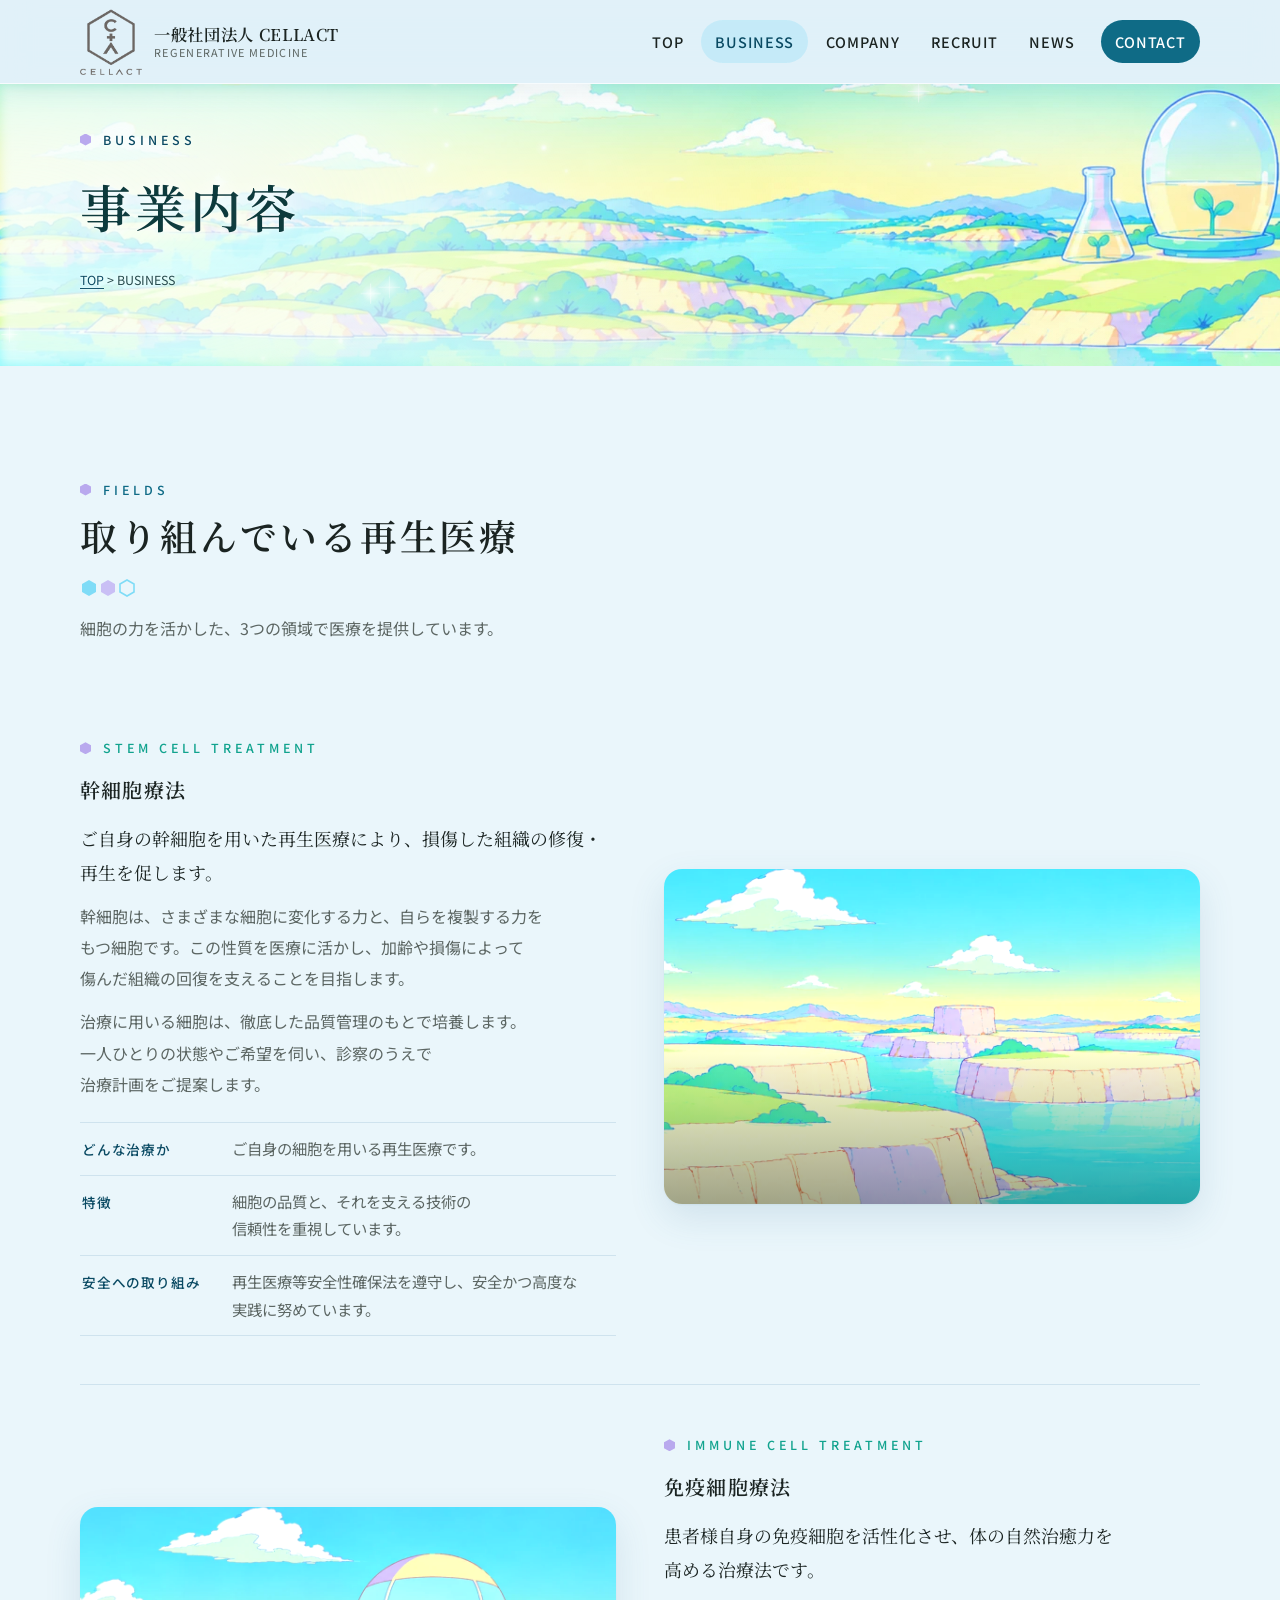
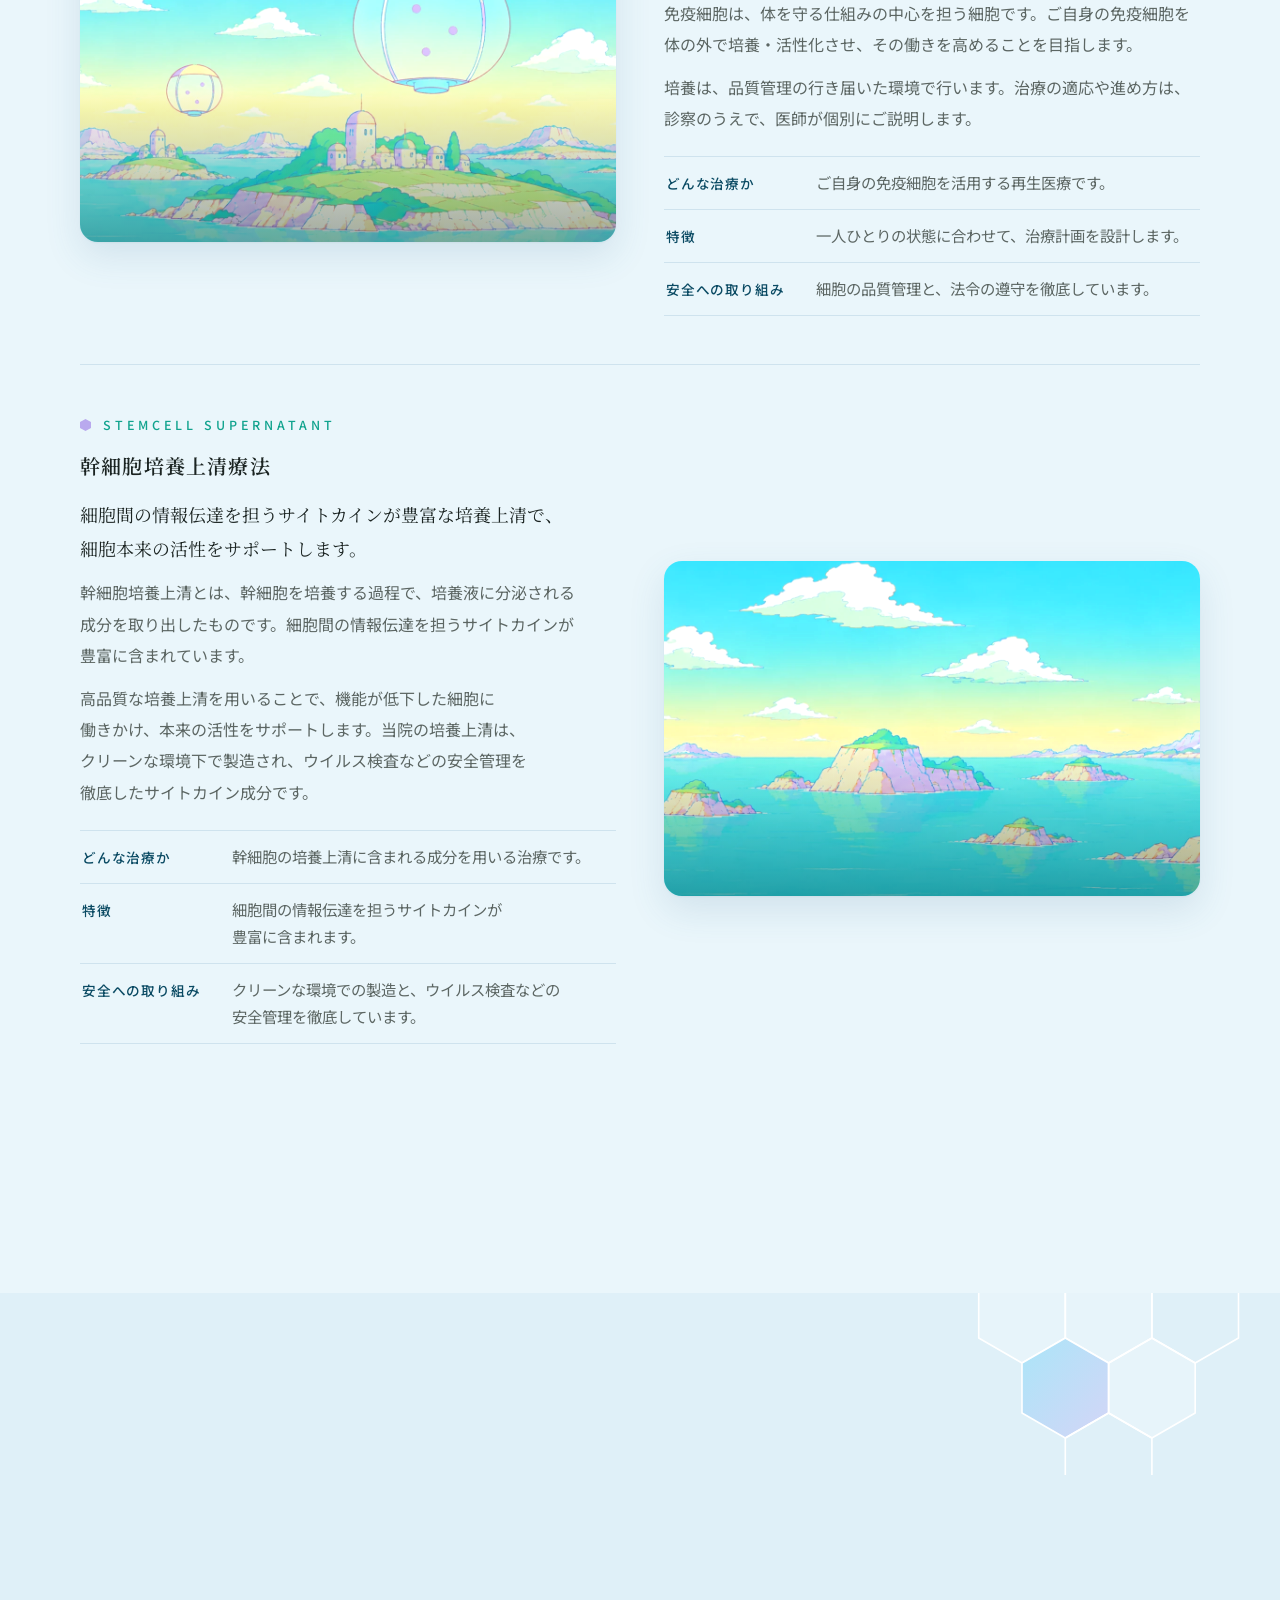
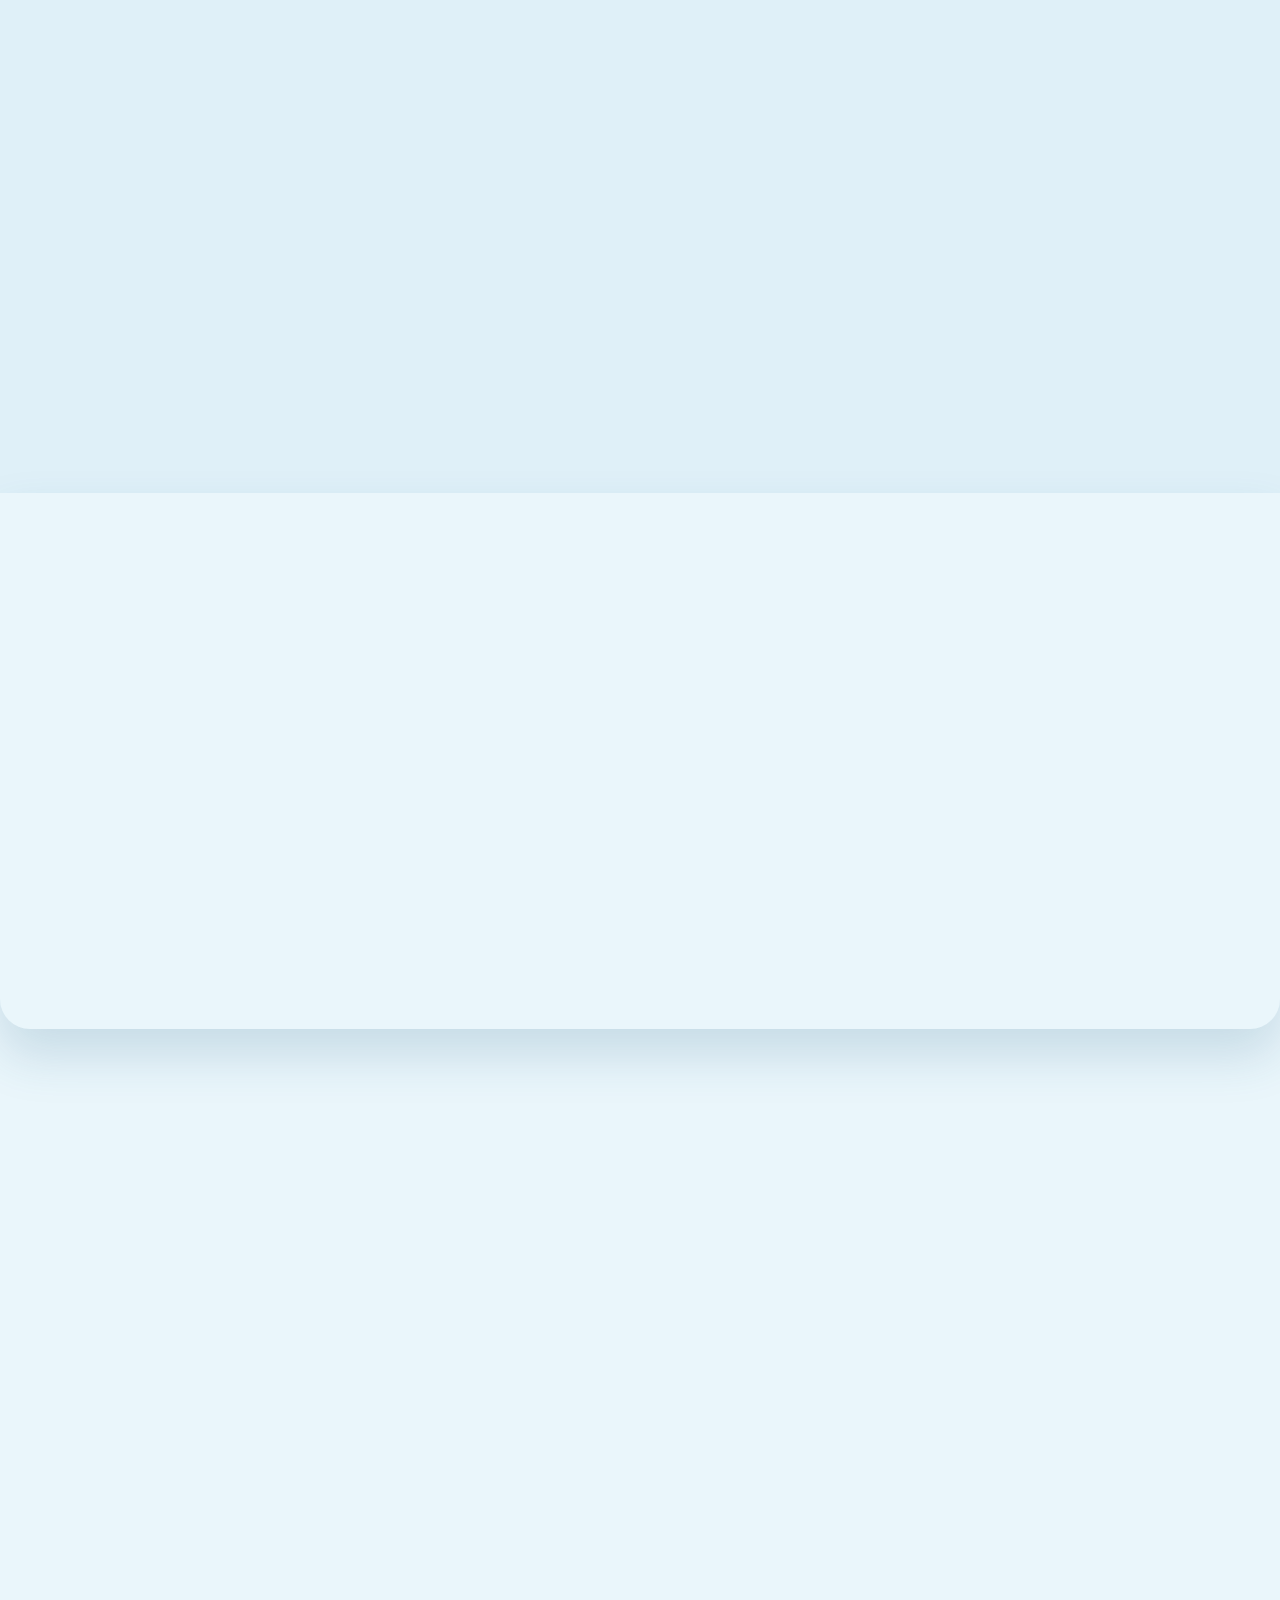
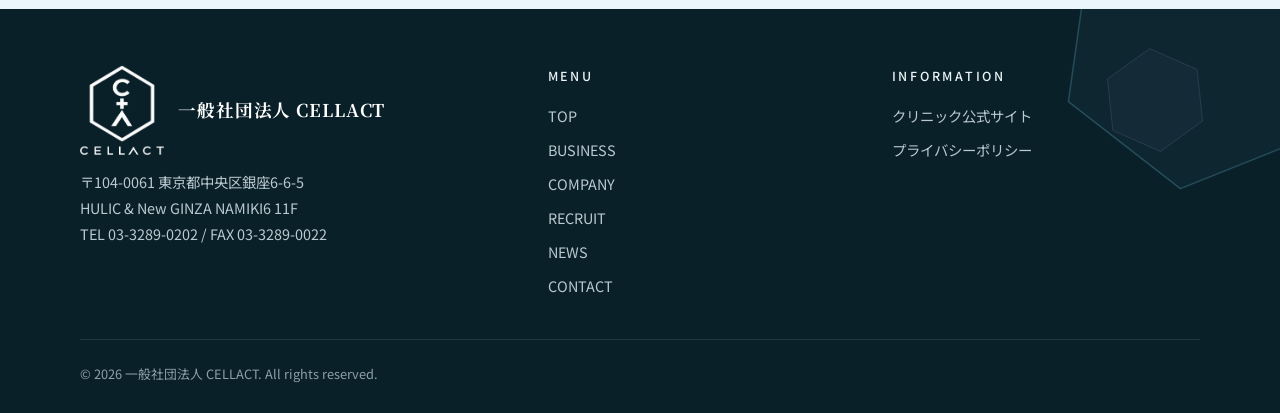
<file: site/business.html>
<!DOCTYPE html>
<html lang="ja">
<head>
<meta charset="UTF-8">
<meta name="viewport" content="width=device-width, initial-scale=1">
<title>BUSINESS | 一般社団法人 CELLACT</title>
<meta name="description" content="一般社団法人 CELLACT の事業内容。幹細胞療法、免疫細胞療法、幹細胞培養上清療法などの再生医療に取り組んでいます。">

<link rel="canonical" href="https://cellact.org/business.html">
<meta property="og:type" content="website">
<meta property="og:site_name" content="一般社団法人 CELLACT">
<meta property="og:title" content="BUSINESS | 一般社団法人 CELLACT">
<meta property="og:description" content="一般社団法人 CELLACT の事業内容。幹細胞療法、免疫細胞療法、幹細胞培養上清療法などの再生医療に取り組んでいます。">
<meta property="og:image" content="https://cellact.org/images/hero_top.webp">
<meta property="og:locale" content="ja_JP">
<meta name="twitter:card" content="summary_large_image">
<meta name="theme-color" content="#0f6b86">
<link rel="icon" href="images/cellact_logo.png?v=151" type="image/png">
<link rel="preconnect" href="https://fonts.googleapis.com">
<link rel="preconnect" href="https://fonts.gstatic.com" crossorigin>
<link rel="stylesheet" href="https://fonts.googleapis.com/css2?family=Noto+Sans+JP:wght@400;500&amp;family=Noto+Serif+JP:wght@500;600&amp;display=swap">
<link rel="stylesheet" href="styles.css?v=1792831023">
<script>document.documentElement.classList.add('js')</script>

</head>
<body>
<a class="skip" href="#main">本文へスキップ</a>
<header class="site-header">
<div class="container">
<a class="brand" href="index.html" aria-label="一般社団法人 CELLACT トップへ"><img src="images/cellact_logo.png?v=151" alt="" width="62" height="66"><span>一般社団法人 CELLACT<small>REGENERATIVE MEDICINE</small></span></a>
<button class="menu-btn" aria-expanded="false" aria-controls="gnav" aria-label="メニュー"><span></span></button>
<nav class="gnav" id="gnav" aria-label="メインメニュー"><ul><li><a href="index.html">TOP</a></li><li><a href="business.html" aria-current="page">BUSINESS</a></li><li><a href="company.html">COMPANY</a></li><li><a href="recruit.html">RECRUIT</a></li><li><a href="news-archive.html">NEWS</a></li><li><a class="nav-cta" href="contact.php">CONTACT</a></li></ul></nav>
</div>
</header>
<section class="page-hero">
<div class="hero-bg"><img src="images/hero65_business.webp?v=17" alt="" width="2600" height="400" style="object-position:50% 50%;--mpos:55% 50%"></div>
<div class="container" data-en="BUSINESS"><p class="eyebrow">BUSINESS</p><h1>事業内容</h1><nav class="breadcrumb" aria-label="パンくず"><a href="index.html">TOP</a> &gt; BUSINESS</nav></div>
</section>
<main id="main"><section class="section"><div class="container"><div class="section-head reveal"><p class="eyebrow">FIELDS</p><h2 class="section-title">取り組んでいる再生医療</h2><p class="lead">細胞の力を活かした、3つの領域で医療を提供しています。</p></div><article class="service-detail reveal" id="stem"><div class="sd-media"><img src="images/cellact_stem.webp?v=6" alt="" loading="lazy" width="1500" height="857" data-pan></div>
<div class="sd-text"><p class="eyebrow" style="color:var(--peach-deep)">STEM CELL TREATMENT</p><h2>幹細胞療法</h2><p class="sd-lead">ご自身の幹細胞を用いた再生医療により、損傷した組織の修復・再生を促します。</p><p>幹細胞は、さまざまな細胞に変化する力と、自らを複製する力をもつ細胞です。この性質を医療に活かし、加齢や損傷によって傷んだ組織の回復を支えることを目指します。</p><p>治療に用いる細胞は、徹底した品質管理のもとで培養します。一人ひとりの状態やご希望を伺い、診察のうえで治療計画をご提案します。</p><dl class="sd-points"><div><dt>どんな治療か</dt><dd>ご自身の細胞を用いる再生医療です。</dd></div><div><dt>特徴</dt><dd>細胞の品質と、それを支える技術の信頼性を重視しています。</dd></div><div><dt>安全への取り組み</dt><dd>再生医療等安全性確保法を遵守し、安全かつ高度な実践に努めています。</dd></div></dl></div></article><article class="service-detail reveal" id="immune"><div class="sd-media"><img src="images/cellact_immune.webp?v=5" alt="" loading="lazy" width="1500" height="857" data-pan></div>
<div class="sd-text"><p class="eyebrow" style="color:var(--peach-deep)">IMMUNE CELL TREATMENT</p><h2>免疫細胞療法</h2><p class="sd-lead">患者様自身の免疫細胞を活性化させ、体の自然治癒力を高める治療法です。</p><p>免疫細胞は、体を守る仕組みの中心を担う細胞です。ご自身の免疫細胞を体の外で培養・活性化させ、その働きを高めることを目指します。</p><p>培養は、品質管理の行き届いた環境で行います。治療の適応や進め方は、診察のうえで、医師が個別にご説明します。</p><dl class="sd-points"><div><dt>どんな治療か</dt><dd>ご自身の免疫細胞を活用する再生医療です。</dd></div><div><dt>特徴</dt><dd>一人ひとりの状態に合わせて、治療計画を設計します。</dd></div><div><dt>安全への取り組み</dt><dd>細胞の品質管理と、法令の遵守を徹底しています。</dd></div></dl></div></article><article class="service-detail reveal" id="super"><div class="sd-media"><img src="images/cellact_super.webp?v=7" alt="" loading="lazy" width="1500" height="857" data-pan></div>
<div class="sd-text"><p class="eyebrow" style="color:var(--peach-deep)">STEMCELL SUPERNATANT</p><h2>幹細胞培養上清療法</h2><p class="sd-lead">細胞間の情報伝達を担うサイトカインが豊富な培養上清で、細胞本来の活性をサポートします。</p><p>幹細胞培養上清とは、幹細胞を培養する過程で、培養液に分泌される成分を取り出したものです。細胞間の情報伝達を担うサイトカインが豊富に含まれています。</p><p>高品質な培養上清を用いることで、機能が低下した細胞に働きかけ、本来の活性をサポートします。当院の培養上清は、クリーンな環境下で製造され、ウイルス検査などの安全管理を徹底したサイトカイン成分です。</p><dl class="sd-points"><div><dt>どんな治療か</dt><dd>幹細胞の培養上清に含まれる成分を用いる治療です。</dd></div><div><dt>特徴</dt><dd>細胞間の情報伝達を担うサイトカインが豊富に含まれます。</dd></div><div><dt>安全への取り組み</dt><dd>クリーンな環境での製造と、ウイルス検査などの安全管理を徹底しています。</dd></div></dl></div></article><p class="sd-note reveal">※ 治療の内容・期間・リスク・費用などについては、診察時に医師が個別にご説明します。治療の経過や感じ方には、個人差があります。</p></div></section>
<section class="section tint"><div class="container safety-grid"><figure class="safety-photo reveal"><img src="images/photo_ope.webp" alt="クリニックの処置室" loading="lazy" width="1536" height="1024"></figure><div><div class="section-head reveal"><p class="eyebrow">SAFETY</p><h2 class="section-title">安全への姿勢</h2></div>
<div class="reveal"><p>日本では、2014年に再生医療等安全性確保法が施行され、再生医療には厳格な規制のもとでの実施が求められています。私たちはこの法律を遵守し、安全かつ高度な再生医療の実践に努めています。</p>
<p>治療に用いる細胞の品質と、それを支える技術の信頼性は極めて重要です。徹底した品質管理のもとで培養された細胞を用い、患者様一人ひとりに安心して治療を受けていただける環境を整えています。</p></div>
</div></div></section>
<section class="section"><div class="container-narrow"><div class="patient-box reveal">
<p class="eyebrow">FOR PATIENTS</p><h2 class="section-title" style="font-size:1.4rem">治療を検討されている方へ</h2>
<p>治療の内容やご予約については、クリニックの公式サイトをご覧ください。</p>
<a class="btn btn-teal" href="https://cellact.jp/" target="_blank" rel="noopener noreferrer">クリニック公式サイトへ <span class="arrow" aria-hidden="true">→</span></a></div></div></section><section class="section cta under">
<div class="cta-bg" aria-hidden="true"><img src="images/band_arches.webp?v=2" alt="" loading="lazy"></div>
<div class="container reveal">
<p class="eyebrow" style="color:#fff;opacity:.85">CONTACT</p>
<h2 class="section-title">事業に関するお問い合わせ</h2>
<p>治療や採用に関するご質問など、フォームから24時間受け付けています。</p>
<a class="btn btn-primary" href="contact.php">お問い合わせフォームへ <span class="arrow" aria-hidden="true">→</span></a>
<div class="tel">TEL <a href="tel:0332890202">03-3289-0202</a></div>
</div>
</section>
</main><footer class="site-footer">
<div class="container">
<div class="footer-grid">
<div>
<a class="footer-brand" href="index.html"><img src="images/cellact_logo_white.png?v=151" alt="" width="72" height="76"><b>一般社団法人 CELLACT</b></a>
<address>〒104-0061 東京都中央区銀座6-6-5<br>HULIC &amp; New GINZA NAMIKI6 11F<br>TEL <a href="tel:0332890202">03-3289-0202</a> / FAX 03-3289-0022</address>
</div>
<div><h4>MENU</h4><ul><li><a href="index.html">TOP</a></li><li><a href="business.html">BUSINESS</a></li><li><a href="company.html">COMPANY</a></li><li><a href="recruit.html">RECRUIT</a></li><li><a href="news-archive.html">NEWS</a></li><li><a href="contact.php">CONTACT</a></li></ul></div>
<div><h4>INFORMATION</h4><ul><li><a href="https://cellact.jp/" target="_blank" rel="noopener noreferrer">クリニック公式サイト</a></li><li><a href="privacy.html">プライバシーポリシー</a></li></ul></div>
</div>
<div class="copy"><span>&copy; 2026 一般社団法人 CELLACT. All rights reserved.</span></div>
</div>
</footer>
<script src="script.js?v=1792831023" defer></script>
</body>
</html>
</file>
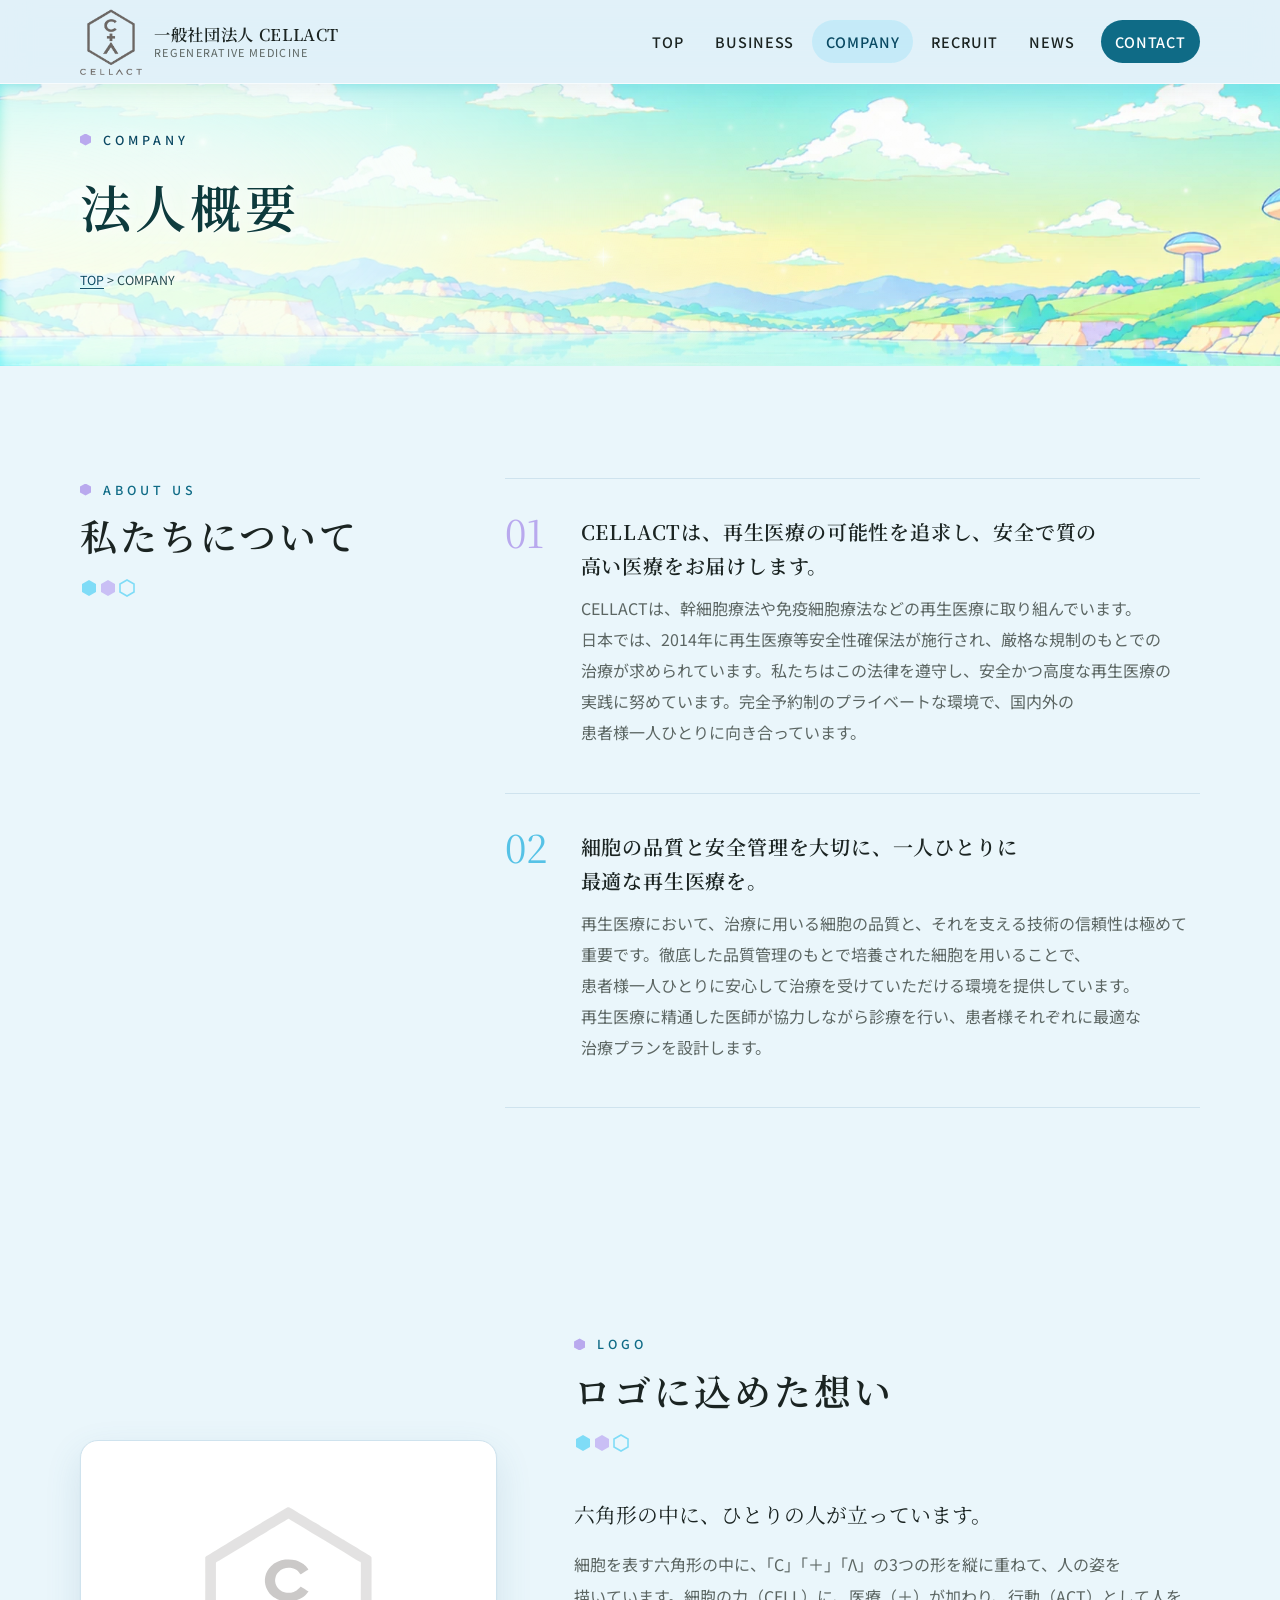
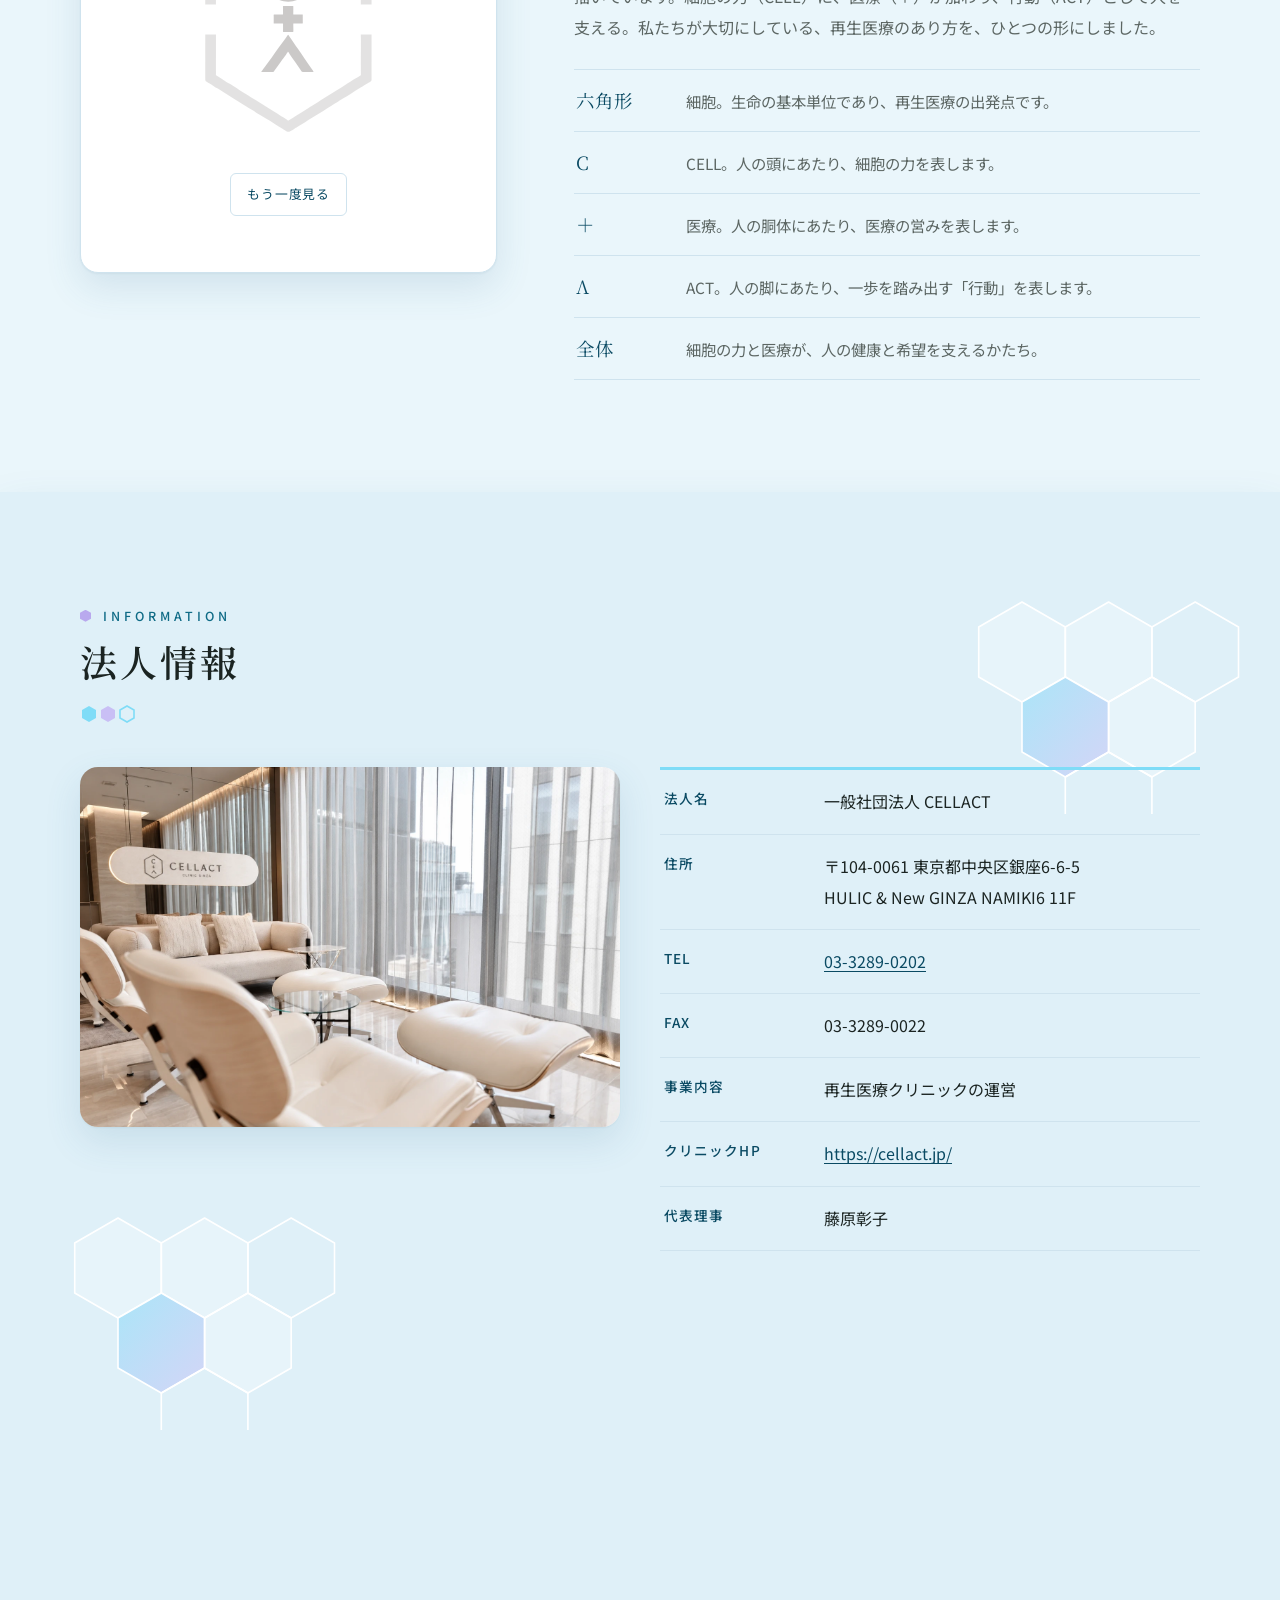
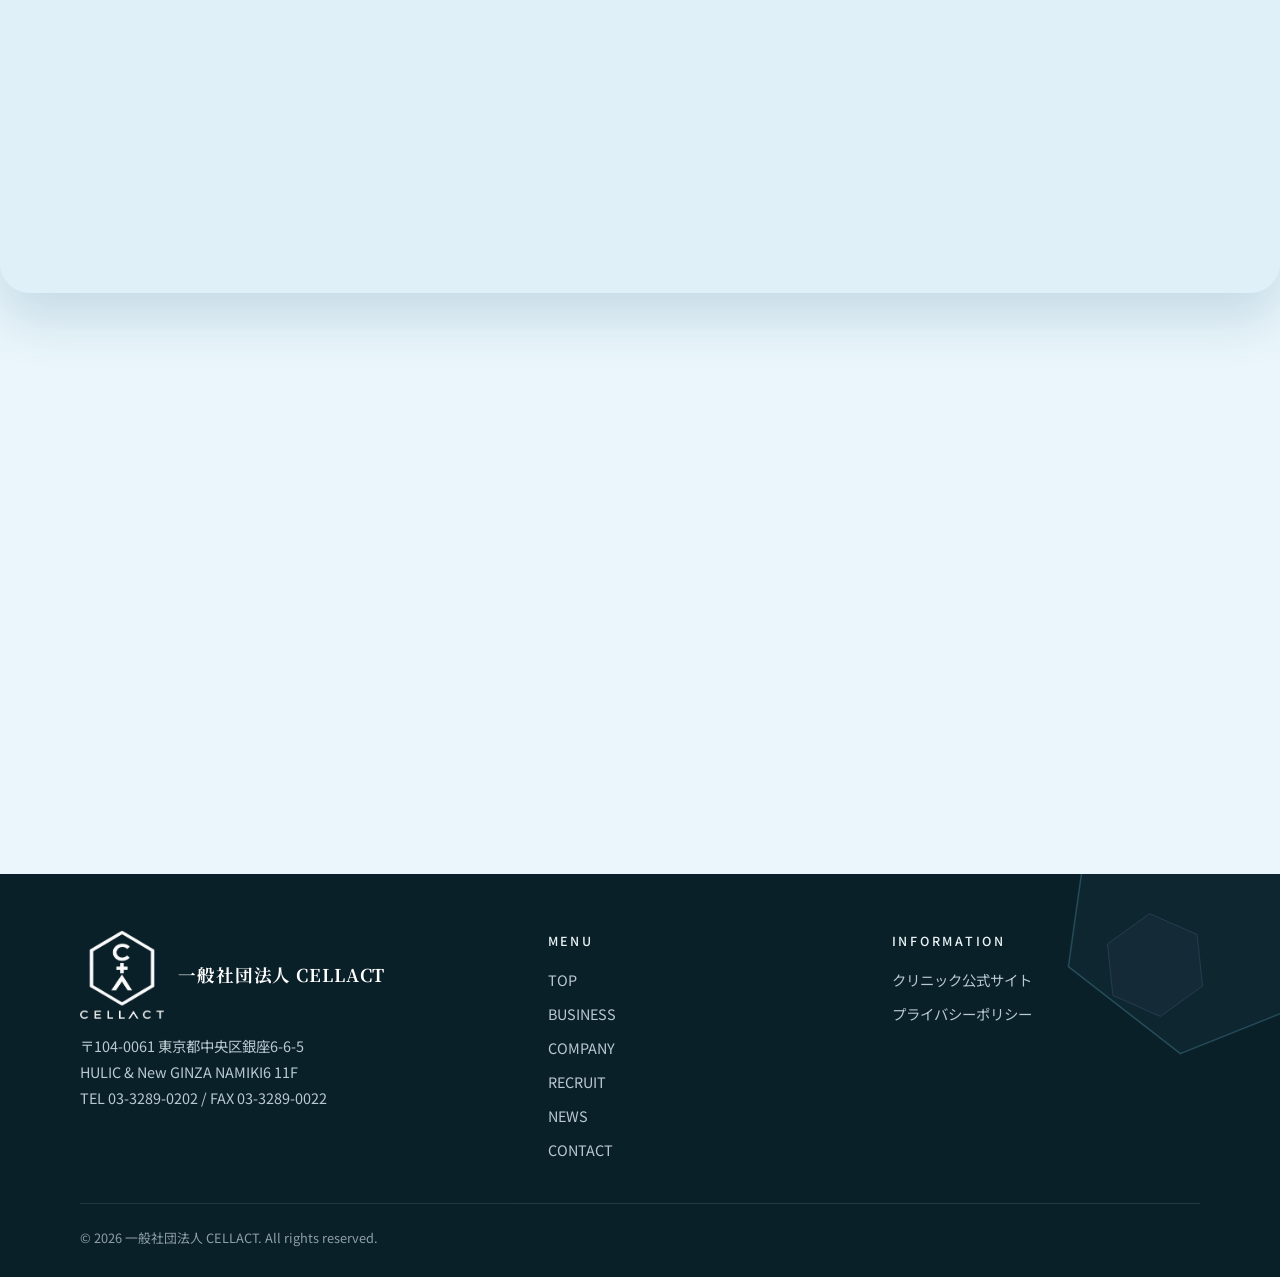
<file: site/company.html>
<!DOCTYPE html>
<html lang="ja">
<head>
<meta charset="UTF-8">
<meta name="viewport" content="width=device-width, initial-scale=1">
<title>COMPANY | 一般社団法人 CELLACT</title>
<meta name="description" content="一般社団法人 CELLACT の法人概要。再生医療の取り組みと、所在地・連絡先のご案内。">

<link rel="canonical" href="https://cellact.org/company.html">
<meta property="og:type" content="website">
<meta property="og:site_name" content="一般社団法人 CELLACT">
<meta property="og:title" content="COMPANY | 一般社団法人 CELLACT">
<meta property="og:description" content="一般社団法人 CELLACT の法人概要。再生医療の取り組みと、所在地・連絡先のご案内。">
<meta property="og:image" content="https://cellact.org/images/hero_top.webp">
<meta property="og:locale" content="ja_JP">
<meta name="twitter:card" content="summary_large_image">
<meta name="theme-color" content="#0f6b86">
<link rel="icon" href="images/cellact_logo.png?v=151" type="image/png">
<link rel="preconnect" href="https://fonts.googleapis.com">
<link rel="preconnect" href="https://fonts.gstatic.com" crossorigin>
<link rel="stylesheet" href="https://fonts.googleapis.com/css2?family=Noto+Sans+JP:wght@400;500&amp;family=Noto+Serif+JP:wght@500;600&amp;display=swap">
<link rel="stylesheet" href="styles.css?v=1792831023">
<script>document.documentElement.classList.add('js')</script>

</head>
<body>
<a class="skip" href="#main">本文へスキップ</a>
<header class="site-header">
<div class="container">
<a class="brand" href="index.html" aria-label="一般社団法人 CELLACT トップへ"><img src="images/cellact_logo.png?v=151" alt="" width="62" height="66"><span>一般社団法人 CELLACT<small>REGENERATIVE MEDICINE</small></span></a>
<button class="menu-btn" aria-expanded="false" aria-controls="gnav" aria-label="メニュー"><span></span></button>
<nav class="gnav" id="gnav" aria-label="メインメニュー"><ul><li><a href="index.html">TOP</a></li><li><a href="business.html">BUSINESS</a></li><li><a href="company.html" aria-current="page">COMPANY</a></li><li><a href="recruit.html">RECRUIT</a></li><li><a href="news-archive.html">NEWS</a></li><li><a class="nav-cta" href="contact.php">CONTACT</a></li></ul></nav>
</div>
</header>
<section class="page-hero">
<div class="hero-bg"><img src="images/hero65_company.webp?v=17" alt="" width="2600" height="400" style="object-position:50% 50%;--mpos:60% 50%"></div>
<div class="container" data-en="COMPANY"><p class="eyebrow">COMPANY</p><h1>法人概要</h1><nav class="breadcrumb" aria-label="パンくず"><a href="index.html">TOP</a> &gt; COMPANY</nav></div>
</section>
<main id="main"><section class="section"><div class="container split"><div class="split-head"><div class="section-head reveal"><p class="eyebrow">ABOUT US</p><h2 class="section-title">私たちについて</h2></div></div><div class="about-grid"><article class="about-card reveal"><h3>CELLACTは、再生医療の可能性を追求し、安全で質の高い医療をお届けします。</h3><p>CELLACTは、幹細胞療法や免疫細胞療法などの再生医療に取り組んでいます。日本では、2014年に再生医療等安全性確保法が施行され、厳格な規制のもとでの治療が求められています。私たちはこの法律を遵守し、安全かつ高度な再生医療の実践に努めています。完全予約制のプライベートな環境で、国内外の患者様一人ひとりに向き合っています。</p></article><article class="about-card reveal"><h3>細胞の品質と安全管理を大切に、一人ひとりに最適な再生医療を。</h3><p>再生医療において、治療に用いる細胞の品質と、それを支える技術の信頼性は極めて重要です。徹底した品質管理のもとで培養された細胞を用いることで、患者様一人ひとりに安心して治療を受けていただける環境を提供しています。再生医療に精通した医師が協力しながら診療を行い、患者様それぞれに最適な治療プランを設計します。</p></article></div></div></section>
<section class="section"><div class="container logo-meaning"><div class="lm-mark reveal" data-capsule><svg class="capsule-svg" overflow="visible" xmlns="http://www.w3.org/2000/svg" aria-label="CELLACT ロゴ" viewBox="118 55 1018 1010" role="img"><g id="head" fill="#6A6562" opacity="0"><path fill-rule="evenodd" d="M614.500 299.404C593.595 302.815 574.148 310.279 558.917 325.500C547.951 336.459 539.573 351.218 536.577 366.500C531.408 392.855 541.235 422.026 561.500 439.696C583.686 459.041 615.500 467.342 644.500 461.799C653.610 460.058 661.987 456.874 670.500 453.363C681.140 448.974 692.080 440.503 699.209 431.500C700.604 429.738 702.095 427.979 703.500 426.235C703.963 425.661 705.362 424.373 705.143 423.500C704.989 422.886 702.997 422.074 702.500 421.816C700.784 420.922 699.188 419.739 697.500 418.790C691.801 415.586 686.405 411.592 680.500 408.641C678.773 407.778 676.547 405.323 674.500 405.323C673.904 405.323 673.515 406.125 673.212 406.500C671.794 408.255 670.286 409.958 668.620 411.500C662.950 417.406 655.379 423.301 647.500 425.803C639.167 428.449 630.270 429.788 621.500 428.925C604.023 427.207 587.204 416.659 579.669 400.500C577.201 395.209 575.571 389.411 575.145 383.500C574.573 375.574 576.545 367.824 579.279 360.500C581.065 355.716 585.164 351.185 588.595 347.500C601.299 333.855 621.481 329.236 639.500 332.353C644.290 333.182 649.040 335.465 653.500 337.346C659.000 339.666 665.025 344.887 668.782 349.500C670.109 351.130 671.132 353.212 672.500 354.730C672.995 355.279 673.601 356.539 674.500 356.539C676.203 356.539 678.995 354.021 680.500 353.149C686.572 349.636 692.299 345.309 698.500 342.091C700.237 341.190 701.832 340.067 703.500 339.037C703.998 338.729 704.924 338.290 704.924 337.500C704.924 336.254 702.265 333.752 701.500 332.791C697.797 328.141 693.602 322.764 688.500 319.626C687.427 318.966 686.544 317.754 685.500 316.996C681.149 313.837 676.480 310.553 671.500 308.465C666.204 306.244 661.013 303.824 655.500 302.329C642.185 298.719 628.195 297.941 614.500 299.404Z" /></g><g id="plus" fill="#6A6562" opacity="0"><path fill-rule="evenodd" d="M606.500 480.461C605.179 481.799 606.020 486.700 605.988 488.500C605.886 494.163 606.003 499.836 605.979 505.500C605.969 507.863 606.637 511.304 605.726 513.500C605.436 514.200 603.985 513.661 603.500 513.657C601.517 513.640 599.496 513.684 597.500 513.698C590.832 513.746 584.167 513.687 577.500 513.736C575.728 513.748 572.080 512.980 570.500 513.679C568.798 514.432 569.682 519.915 569.683 521.500C569.689 528.166 569.630 534.834 569.655 541.500C569.662 543.578 568.971 546.856 570.288 548.500C570.606 548.896 572.067 548.665 572.500 548.657C574.835 548.614 577.161 548.647 579.500 548.621C585.832 548.550 592.168 548.520 598.500 548.560C600.218 548.571 603.996 548.027 605.500 548.814C606.100 549.128 605.982 550.019 605.985 550.500C605.995 552.499 606.027 554.500 606.039 556.500C606.073 562.167 605.996 567.833 605.996 573.500C605.996 575.774 605.343 579.401 606.199 581.500C606.478 582.186 607.984 582.004 608.500 582.003C610.833 581.998 613.167 582.045 615.500 582.016C622.837 581.927 630.164 582.014 637.500 581.984C639.532 581.975 644.366 582.825 645.920 581.500C647.156 573.465 645.955 564.639 646.029 556.500C646.048 554.505 646.138 552.492 646.099 550.500C646.087 549.882 645.727 549.180 646.500 548.761C646.654 548.678 648.342 548.684 648.500 548.683C650.501 548.664 652.499 548.559 654.500 548.543C661.165 548.489 667.836 548.628 674.500 548.586C676.230 548.576 682.456 549.632 683.040 547.500C683.658 545.242 683.028 541.863 683.039 539.500C683.067 533.500 683.029 527.500 683.039 521.500C683.041 519.828 683.030 518.163 683.002 516.500C682.989 515.756 683.417 514.387 682.500 513.937C681.718 513.554 680.345 513.794 679.500 513.771C677.167 513.708 674.833 513.797 672.500 513.788C667.167 513.767 661.833 513.750 656.500 513.774C653.249 513.789 649.715 514.145 646.500 513.689C646.081 513.630 646.103 512.920 646.052 512.500C645.822 510.600 646.077 508.426 646.084 506.500C646.111 499.843 646.307 493.154 646.127 486.500C646.097 485.399 646.668 481.124 645.500 480.511C645.202 480.355 642.968 480.693 642.500 480.688C640.166 480.662 637.835 480.621 635.500 480.621C629.170 480.621 622.829 480.543 616.500 480.633C613.287 480.678 609.645 481.155 606.500 480.461Z" /></g><g id="legs" fill="#6A6562" opacity="0"><path fill-rule="evenodd" d="M625.500 593.040C622.872 595.637 620.696 599.368 618.761 602.500C614.608 609.224 609.338 615.812 604.500 622.092C584.744 647.733 567.482 675.273 547.500 700.727C540.717 709.369 534.301 718.476 528.038 727.500C526.403 729.855 524.760 732.219 523.023 734.500C522.226 735.546 521.298 736.124 521.441 737.500C521.501 738.073 523.275 737.875 523.500 737.861C525.813 737.714 528.176 737.837 530.500 737.833C539.834 737.818 549.167 737.811 558.500 737.777C561.642 737.766 565.427 738.357 568.500 737.721C570.234 737.362 572.340 732.916 573.262 731.500C576.607 726.361 580.565 721.515 584.114 716.500C590.461 707.533 597.834 698.939 603.428 689.500C605.735 685.608 609.219 682.329 611.648 678.500C613.339 675.836 616.203 673.259 617.571 670.500C619.100 667.419 621.337 664.360 623.500 661.720C623.713 661.407 625.008 658.998 625.500 658.998C626.264 658.998 627.202 660.930 627.500 661.376C628.829 663.368 630.109 665.420 631.500 667.382C637.340 675.620 642.637 684.209 648.500 692.420C656.367 703.437 663.894 714.617 671.500 725.754C673.240 728.302 675.152 730.860 676.748 733.500C677.390 734.563 678.515 736.984 679.682 737.500C681.596 738.345 684.417 737.849 686.500 737.858C692.167 737.885 697.834 737.776 703.500 737.804C708.828 737.830 714.174 738.020 719.500 737.837C720.541 737.801 724.465 738.374 725.080 737.500C726.044 736.129 725.012 736.559 724.391 735.500C723.185 733.443 721.555 731.598 720.415 729.500C718.480 725.939 715.276 723.030 713.357 719.500C710.683 714.582 706.899 710.236 703.901 705.500C699.347 698.303 693.828 691.668 689.249 684.500C675.102 662.354 658.686 641.585 644.391 619.500C640.033 612.767 635.499 606.118 630.943 599.500C629.727 597.734 627.688 593.058 625.500 593.040Z" /></g><g id="wordmark" fill="#6A6562" opacity="0"><path fill-rule="evenodd" d="M187.500 932.328C180.629 933.749 173.926 935.493 167.563 938.500C162.797 940.752 158.711 944.203 154.654 947.500C133.298 964.856 132.627 1001.721 151.500 1020.906C169.523 1039.227 197.986 1043.474 221.500 1034.127C228.246 1031.445 233.858 1027.561 238.979 1022.500C239.859 1021.631 242.124 1019.797 242.330 1018.500C242.513 1017.347 240.354 1016.095 239.591 1015.500C236.534 1013.113 233.504 1010.682 230.500 1008.227C229.617 1007.506 227.609 1005.265 226.500 1005.801C225.441 1006.313 224.346 1008.109 223.500 1008.944C221.976 1010.449 220.267 1011.941 218.500 1013.147C214.833 1016.469 210.071 1017.840 205.500 1019.146C189.737 1023.649 168.938 1015.826 163.164 999.500C160.486 991.928 159.547 984.477 161.394 976.500C162.044 973.691 163.424 971.180 164.391 968.500C165.379 965.760 167.912 963.588 169.500 961.323C171.393 958.624 174.658 956.480 177.500 954.927C188.945 948.671 201.741 948.518 213.500 954.112C216.856 955.709 221.270 958.483 223.566 961.500C224.207 962.343 226.232 965.578 227.500 965.298C228.440 965.091 229.767 963.384 230.500 962.765C233.422 960.299 236.442 957.946 239.387 955.500C240.073 954.930 242.588 953.559 242.588 952.500C242.588 951.834 240.952 950.413 240.500 949.947C237.993 947.369 235.759 944.205 232.500 942.510C228.759 940.566 225.508 937.679 221.500 936.005C211.082 931.655 198.566 931.123 187.500 932.328ZM908.500 932.399C897.802 934.024 888.205 937.386 879.500 943.869C877.120 945.642 873.842 948.026 872.171 950.500C868.827 955.449 865.252 959.879 863.076 965.500C855.805 984.280 858.646 1008.301 873.500 1022.760C891.649 1040.426 922.310 1043.750 944.976 1033.500C951.046 1030.755 956.730 1027.487 961.500 1022.762C962.454 1021.817 965.331 1019.843 965.610 1018.500C965.969 1016.769 963.713 1015.909 962.500 1014.944C959.720 1012.734 956.832 1010.664 954.030 1008.500C953.055 1007.746 951.688 1006.088 950.500 1005.734C949.429 1005.415 948.504 1006.864 947.861 1007.500C945.852 1009.483 943.734 1011.286 941.500 1012.994C929.378 1022.264 908.953 1023.487 896.500 1014.067C891.829 1010.534 888.554 1006.615 885.789 1001.500C884.265 998.681 882.801 994.691 882.494 991.500C881.531 981.486 883.430 973.163 888.500 964.585C890.230 961.657 893.168 959.780 895.500 957.444C898.411 954.528 902.645 953.084 906.500 951.833C916.216 948.680 927.199 949.672 936.217 954.500C939.271 956.135 942.255 958.166 944.798 960.500C946.370 961.943 947.741 964.150 949.500 965.335C950.737 966.169 952.598 963.963 953.500 963.290C956.913 960.744 960.207 958.056 963.500 955.367C964.100 954.877 966.376 953.440 966.304 952.500C966.255 951.855 963.971 950.056 963.500 949.584C960.848 946.927 958.054 944.674 954.989 942.500C941.787 933.135 924.373 930.218 908.500 932.399ZM306.500 934.500C306.500 934.500 305.347 934.984 305.313 935.500C305.270 936.166 305.407 936.833 305.402 937.500C305.382 940.166 305.356 942.835 305.369 945.500C305.407 953.167 305.330 960.834 305.371 968.500C305.456 984.500 305.307 1000.501 305.393 1016.500C305.427 1022.743 304.806 1029.320 305.287 1035.500C305.355 1036.380 306.937 1036.447 307.500 1036.458C309.493 1036.498 311.504 1036.395 313.500 1036.395C322.167 1036.395 330.833 1036.389 339.500 1036.389C352.500 1036.389 365.500 1036.378 378.500 1036.378C381.834 1036.378 385.166 1036.408 388.500 1036.459C389.478 1036.474 391.658 1036.943 392.500 1036.239C393.381 1035.502 392.872 1033.451 392.842 1032.500C392.728 1028.836 392.931 1025.163 392.862 1021.500C392.840 1020.332 393.124 1018.496 391.500 1018.317C386.300 1017.744 380.732 1018.275 375.500 1018.307C365.501 1018.369 355.499 1018.234 345.500 1018.234C341.503 1018.234 337.500 1018.406 333.500 1018.355C332.240 1018.339 329.624 1018.795 328.500 1018.285C327.017 1017.612 327.613 1014.755 327.599 1013.500C327.543 1008.501 327.596 1003.498 327.641 998.500C327.652 997.215 327.043 994.327 328.500 993.630C329.590 993.109 332.278 993.592 333.500 993.619C336.494 993.686 339.502 993.594 342.500 993.629C356.704 993.629 371.346 994.649 385.500 993.519C386.469 993.441 386.033 990.065 386.031 989.500C386.017 986.165 385.994 982.831 386.031 979.500C386.039 978.719 386.533 976.451 385.500 976.052C384.430 975.637 382.637 975.989 381.500 975.995C378.499 976.010 375.500 976.067 372.500 976.067C362.167 976.067 351.833 976.031 341.500 976.060C338.167 976.070 334.832 976.182 331.500 976.133C330.492 976.118 328.244 976.603 327.645 975.500C327.201 974.683 327.611 972.440 327.604 971.500C327.583 968.498 327.621 965.501 327.665 962.500C327.694 960.505 327.790 958.494 327.738 956.500C327.716 955.682 327.380 954.278 327.711 953.500C328.361 951.977 330.148 952.601 331.500 952.557C335.497 952.426 339.500 952.468 343.500 952.424C354.833 952.301 366.168 952.478 377.500 952.478C380.834 952.478 384.166 952.446 387.500 952.442C388.519 952.441 390.578 952.837 391.500 952.441C393.141 951.735 392.578 949.909 392.583 948.500C392.594 945.500 392.596 942.500 392.596 939.500C392.596 938.573 393.008 936.295 392.482 935.500C391.231 933.606 388.556 934.452 386.500 934.417C381.498 934.332 376.501 934.414 371.500 934.414C349.921 934.414 328.020 933.367 306.500 934.500ZM456.500 934.445C455.420 935.461 455.967 938.157 455.964 939.500C455.954 944.500 455.900 949.499 455.909 954.500C455.943 974.167 455.920 993.833 455.920 1013.500C455.920 1019.167 455.874 1024.833 455.888 1030.500C455.891 1031.730 455.290 1035.623 456.500 1036.330C457.739 1037.053 461.068 1036.381 462.500 1036.382C467.165 1036.386 471.834 1036.409 476.500 1036.409C494.457 1036.409 512.571 1035.787 530.500 1036.504C531.308 1036.343 531.841 1036.414 532.228 1035.500C532.630 1034.553 532.221 1032.543 532.236 1031.500C532.278 1028.521 532.413 1025.474 532.270 1022.500C532.207 1021.184 532.805 1018.430 531.500 1017.718C530.648 1017.254 529.402 1017.649 528.500 1017.639C525.837 1017.608 523.166 1017.607 520.500 1017.580C510.500 1017.476 500.500 1017.568 490.500 1017.517C487.833 1017.504 485.169 1017.608 482.500 1017.581C481.250 1017.569 479.585 1017.849 478.500 1017.023C477.605 1016.342 478.195 1012.556 478.195 1011.500C478.195 1006.167 478.178 1000.833 478.178 995.500C478.178 980.500 478.197 965.500 478.178 950.500C478.173 946.833 478.174 943.167 478.184 939.500C478.188 937.882 478.657 935.827 477.704 934.500C477.264 933.887 473.306 934.351 472.500 934.331C467.190 934.203 461.814 934.382 456.500 934.445ZM591.500 934.303C589.418 935.508 590.257 938.376 590.278 940.500C590.331 945.832 590.244 951.167 590.267 956.500C590.351 976.498 590.076 996.504 590.275 1016.500C590.325 1021.501 590.057 1026.500 590.230 1031.500C590.263 1032.431 589.755 1035.341 590.500 1035.934C591.692 1036.884 593.058 1036.377 594.500 1036.384C597.500 1036.399 600.500 1036.428 603.500 1036.427C615.499 1036.423 627.501 1036.352 639.500 1036.409C645.166 1036.436 650.834 1036.449 656.500 1036.451C658.167 1036.452 659.833 1036.451 661.500 1036.430C662.500 1036.417 664.500 1036.500 664.500 1036.500C664.500 1036.500 665.657 1036.027 665.766 1035.500C665.970 1034.522 665.611 1033.506 665.709 1032.500C666.030 1029.192 665.607 1025.800 665.724 1022.500C665.768 1021.247 666.688 1017.469 664.500 1017.469C651.506 1017.469 638.500 1017.595 625.500 1017.528C622.500 1017.512 619.500 1017.569 616.500 1017.552C615.053 1017.543 613.350 1018.230 612.864 1016.500C612.372 1014.752 612.742 1012.313 612.740 1010.500C612.734 1006.167 612.776 1001.833 612.776 997.500C612.776 983.500 612.810 969.500 612.810 955.500C612.810 950.500 612.760 945.500 612.760 940.500C612.760 939.282 613.384 935.717 612.500 934.879C611.300 933.742 608.034 934.296 606.500 934.302C601.561 934.324 596.412 934.829 591.500 934.303ZM756.500 934.440C752.311 939.840 748.638 945.832 744.733 951.500C730.796 971.728 717.186 992.388 702.500 1012.081C698.118 1017.957 693.564 1024.220 689.796 1030.500C688.849 1032.078 685.415 1034.779 687.122 1036.500C687.544 1036.925 691.136 1036.491 691.833 1036.500C696.713 1036.562 701.614 1036.403 706.500 1036.431C708.166 1036.440 709.834 1036.449 711.500 1036.479C711.904 1036.486 712.319 1036.837 712.633 1036.500C716.878 1031.957 720.017 1025.971 723.500 1020.808C728.450 1013.471 734.045 1006.324 738.500 998.700C739.968 996.188 742.206 994.030 743.566 991.500C745.082 988.679 747.168 986.148 748.961 983.500C751.439 979.840 753.590 975.631 756.500 972.320C758.051 972.019 758.870 974.199 759.711 975.500C762.104 979.207 764.553 982.876 767.054 986.500C775.775 999.134 784.176 1011.922 792.944 1024.500C794.786 1027.143 796.593 1029.823 798.395 1032.500C798.982 1033.372 799.634 1035.293 800.500 1035.893C801.721 1036.739 802.204 1036.421 803.500 1036.358C809.449 1036.067 815.532 1036.457 821.500 1036.479C823.169 1036.485 824.836 1036.414 826.500 1036.428C826.856 1036.431 827.411 1036.821 827.567 1036.500C828.244 1035.105 826.849 1033.753 825.976 1032.500C823.547 1029.015 820.814 1025.681 818.500 1022.125C812.020 1012.168 804.376 1002.854 798.629 992.500C796.066 987.881 791.866 984.075 789.199 979.500C784.521 971.473 778.346 964.266 773.242 956.500C770.491 952.314 767.910 947.425 764.500 943.776C762.488 941.623 761.446 938.562 759.500 936.327C758.474 935.149 758.116 933.625 756.500 934.440ZM1017.500 934.360C1015.477 934.836 1016.150 936.786 1016.150 938.500C1016.152 941.835 1016.071 945.166 1016.109 948.500C1016.119 949.380 1015.621 951.833 1016.500 952.429C1016.672 952.545 1018.262 952.499 1018.500 952.504C1020.501 952.553 1022.499 952.535 1024.500 952.543C1031.500 952.570 1038.501 952.731 1045.500 952.564C1047.518 952.516 1049.489 952.583 1051.500 952.620C1052.538 952.639 1053.652 952.088 1053.957 953.500C1054.343 955.289 1053.903 957.649 1053.915 959.500C1053.944 964.167 1053.872 968.833 1053.872 973.500C1053.872 987.833 1053.890 1002.167 1053.890 1016.500C1053.890 1020.834 1053.833 1025.166 1053.833 1029.500C1053.833 1031.214 1053.393 1033.882 1053.893 1035.500C1054.393 1037.122 1057.207 1036.455 1058.500 1036.469C1062.823 1036.514 1067.182 1036.224 1071.500 1036.429C1072.802 1036.491 1075.556 1037.212 1076.056 1035.500C1076.951 1032.434 1076.053 1027.721 1076.075 1024.500C1076.133 1016.168 1076.100 1007.833 1076.071 999.500C1076.071 987.500 1076.005 975.499 1076.075 963.500C1076.090 960.833 1076.120 958.165 1076.123 955.500C1076.124 954.843 1075.733 953.133 1076.500 952.684C1076.599 952.626 1078.402 952.718 1078.500 952.716C1080.498 952.685 1082.500 952.576 1084.500 952.539C1091.503 952.409 1098.497 952.567 1105.500 952.567C1107.832 952.567 1110.169 952.519 1112.500 952.567C1113.622 952.590 1114.805 952.793 1115.361 951.500C1115.746 950.606 1115.310 948.502 1115.323 947.500C1115.362 944.501 1115.338 941.500 1115.362 938.500C1115.369 937.743 1115.923 934.470 1114.500 934.447C1094.867 934.119 1075.155 934.402 1055.500 934.402C1042.873 934.402 1030.104 933.878 1017.500 934.360Z" /></g><defs><clipPath id="clip_top"><rect x="0" y="0" width="1254" height="533.5" /></clipPath><clipPath id="clip_bottom"><rect x="0" y="533.5" width="1254" height="800" /></clipPath></defs><g id="shell_top" transform="translate(0 -66)" opacity="0"><g clip-path="url(#clip_top)"><g fill="#6A6562"><path fill-rule="evenodd" d="M623.500 153.449C606.954 162.665 591.012 173.033 574.500 182.304C568.395 185.732 562.643 189.802 556.500 193.127C547.242 198.137 538.777 204.347 529.500 209.300C526.052 211.141 522.999 213.936 519.500 215.633C509.793 220.340 500.942 227.023 491.500 232.253C476.906 240.337 463.152 250.124 448.500 258.198C445.415 259.898 442.576 262.204 439.500 263.885C423.505 272.627 408.291 282.855 392.500 291.885C389.418 293.648 386.607 295.950 383.500 297.657C369.884 305.138 357.136 314.360 343.500 321.932C336.495 325.822 329.244 329.902 322.669 334.500C318.628 337.327 313.827 340.325 309.394 342.500C306.543 343.899 303.930 345.372 302.798 348.500C301.783 351.305 302.322 354.556 302.322 357.500C302.322 362.833 302.324 368.167 302.324 373.500C302.324 392.833 302.404 412.169 302.404 431.500C302.404 496.165 302.372 560.833 302.372 625.500C302.372 646.833 302.362 668.166 302.362 689.500C302.362 694.833 302.353 700.167 302.381 705.500C302.398 708.804 302.023 711.647 303.909 714.500C305.067 716.251 307.710 717.302 309.500 718.238C312.279 719.690 314.774 721.740 317.500 723.312C328.962 729.923 339.649 738.333 351.500 744.271C356.721 746.887 361.415 750.976 366.500 753.868C380.130 761.621 393.081 770.601 406.500 778.750C423.313 788.959 439.778 799.682 456.500 810.021C466.812 816.397 477.323 822.593 487.500 829.183C497.072 835.381 506.669 841.466 516.500 847.239C525.297 852.404 533.604 858.416 542.500 863.407C558.889 872.602 573.965 884.230 590.500 893.277C598.712 897.769 606.388 903.443 614.500 908.170C619.782 911.249 623.987 914.424 630.500 912.994C633.119 912.200 635.174 910.547 637.500 909.146C641.483 906.746 645.631 904.524 649.500 901.951C651.645 900.524 654.110 898.454 656.500 897.497C658.301 896.775 659.794 895.345 661.500 894.398C666.960 891.369 671.970 887.329 677.500 884.471C687.430 879.338 697.215 872.830 706.500 866.563C715.830 860.265 725.801 854.567 735.500 848.771C745.283 842.924 754.558 836.238 764.500 830.633C774.433 825.032 783.495 817.769 793.500 812.290C802.742 807.228 811.186 800.691 820.500 795.758C822.258 794.827 823.734 793.275 825.500 792.363C831.070 789.488 836.022 785.439 841.500 782.474C851.137 777.258 860.205 770.848 869.500 765.115C882.159 757.307 894.573 748.873 907.500 741.551C914.575 737.544 921.128 731.739 928.500 728.341C933.096 726.222 937.039 722.689 941.500 720.288C944.555 718.644 949.072 716.762 950.731 713.500C952.135 710.738 951.618 707.537 951.633 704.500C951.663 698.837 951.662 693.163 951.602 687.500C951.377 666.507 951.633 645.494 951.633 624.500C951.633 559.499 951.653 494.500 951.653 429.500C951.653 410.835 951.653 392.167 951.653 373.500C951.653 368.167 951.617 362.833 951.643 357.500C951.660 354.061 951.991 350.739 950.629 347.500C949.727 345.353 947.740 344.798 946.129 343.500C943.868 341.680 941.007 340.436 938.500 338.897C931.542 334.626 924.625 330.071 917.500 326.115C913.193 323.724 908.470 321.193 904.500 318.368C891.849 309.366 877.619 302.508 864.500 294.233C859.238 290.915 854.009 287.389 848.500 284.500C845.756 283.061 843.307 280.986 840.500 279.737C837.619 278.454 834.797 276.148 832.072 274.500C825.597 270.583 819.187 266.335 812.500 262.809C798.791 255.582 786.263 245.916 772.500 238.762C768.374 236.617 764.803 233.440 760.500 231.633C757.634 230.430 755.337 227.670 752.500 226.378C746.507 223.650 741.171 219.379 735.500 216.106C726.820 211.096 718.337 205.467 709.500 200.768C705.385 198.579 701.692 195.636 697.500 193.554C691.706 190.677 686.515 186.265 680.593 183.500C674.322 180.572 668.643 175.890 662.500 172.650C655.030 168.710 648.170 163.526 640.715 159.500C637.701 157.872 634.755 155.140 631.500 154.032C628.844 153.127 626.226 153.466 623.500 153.449ZM626.500 198.064C628.991 198.202 631.427 200.569 633.500 201.830C636.801 203.838 640.099 205.913 643.500 207.761C659.269 216.329 673.932 226.842 689.500 235.754C699.959 241.742 709.914 248.908 720.500 254.629C734.185 262.025 746.979 271.024 760.500 278.765C788.881 295.016 816.290 313.013 844.500 329.504C855.932 336.188 867.027 343.477 878.500 350.109C883.847 353.201 889.003 356.988 894.500 359.805C898.329 361.767 902.283 364.097 905.857 366.500C906.531 366.954 909.267 368.077 909.500 368.724C909.958 369.996 909.739 371.186 909.778 372.500C909.888 376.163 909.728 379.831 909.767 383.500C909.899 395.831 909.823 408.168 909.823 420.500C909.823 461.485 909.195 502.522 909.810 543.500C910.370 580.823 909.522 618.171 909.810 655.500C909.882 664.834 909.774 674.166 909.846 683.500C909.864 685.832 909.959 688.203 909.788 690.500C909.751 691.001 909.940 692.097 909.418 692.500C903.139 697.355 895.400 701.389 888.500 705.234C874.801 712.866 862.373 722.827 848.500 730.176C843.286 732.939 838.759 737.013 833.500 739.719C827.953 742.572 822.830 746.442 817.500 749.712C804.768 757.522 792.401 765.960 779.500 773.532C774.259 776.609 768.758 779.839 763.900 783.500C756.966 788.725 748.702 792.299 741.700 797.500C736.737 801.187 730.596 803.555 725.833 807.500C724.062 808.967 721.502 810.102 719.500 811.301C714.788 814.122 710.143 817.128 705.500 820.051C694.197 827.167 683.001 834.377 671.500 841.193C668.128 843.192 664.983 846.058 661.500 847.728C655.167 850.766 649.574 855.379 643.500 858.900C638.121 862.018 632.463 865.341 627.500 869.039C624.645 869.100 620.896 865.530 618.500 864.014C612.906 860.472 607.334 856.810 601.500 853.639C599.762 852.695 598.267 851.183 596.500 850.270C586.384 845.042 577.309 837.929 567.500 832.195C549.544 821.698 531.926 810.458 514.500 799.098C503.316 791.806 491.913 784.768 480.500 777.797C472.747 773.061 465.324 767.732 457.500 763.194C450.091 758.896 442.409 754.341 435.357 749.500C428.321 744.670 420.992 739.784 413.500 735.689C409.336 733.413 405.645 730.265 401.500 727.949C392.433 722.885 383.878 716.814 374.932 711.500C371.095 709.221 367.503 706.173 363.500 704.208C359.156 702.077 355.043 699.169 350.956 696.500C348.870 695.138 346.536 694.123 344.630 692.500C343.772 691.769 344.289 689.503 344.273 688.500C344.199 683.835 344.230 679.166 344.230 674.500C344.230 655.833 344.236 637.167 344.236 618.500C344.236 558.500 344.202 498.500 344.202 438.500C344.202 421.833 344.175 405.166 344.175 388.500C344.175 383.835 344.156 379.163 344.193 374.500C344.205 372.924 343.740 370.454 344.500 369.039C345.420 367.326 348.409 366.524 349.989 365.500C355.070 362.206 360.283 359.083 365.500 356.025C383.965 345.201 402.415 334.218 420.500 322.774C443.219 308.397 466.930 295.705 489.500 280.993C496.615 276.355 504.051 271.872 511.500 267.715C514.891 265.822 518.024 263.455 521.500 261.731C526.723 259.141 531.206 255.079 536.500 252.622C539.249 251.346 541.922 249.244 544.500 247.626C551.055 243.514 557.710 239.120 564.500 235.459C569.603 232.708 574.296 228.863 579.500 226.335C585.149 223.591 590.108 219.476 595.640 216.500C606.168 210.837 616.110 203.898 626.500 198.064Z" /></g></g></g><g id="shell_bottom" transform="translate(0 66)" opacity="0"><g clip-path="url(#clip_bottom)"><g fill="#6A6562"><path fill-rule="evenodd" d="M623.500 153.449C606.954 162.665 591.012 173.033 574.500 182.304C568.395 185.732 562.643 189.802 556.500 193.127C547.242 198.137 538.777 204.347 529.500 209.300C526.052 211.141 522.999 213.936 519.500 215.633C509.793 220.340 500.942 227.023 491.500 232.253C476.906 240.337 463.152 250.124 448.500 258.198C445.415 259.898 442.576 262.204 439.500 263.885C423.505 272.627 408.291 282.855 392.500 291.885C389.418 293.648 386.607 295.950 383.500 297.657C369.884 305.138 357.136 314.360 343.500 321.932C336.495 325.822 329.244 329.902 322.669 334.500C318.628 337.327 313.827 340.325 309.394 342.500C306.543 343.899 303.930 345.372 302.798 348.500C301.783 351.305 302.322 354.556 302.322 357.500C302.322 362.833 302.324 368.167 302.324 373.500C302.324 392.833 302.404 412.169 302.404 431.500C302.404 496.165 302.372 560.833 302.372 625.500C302.372 646.833 302.362 668.166 302.362 689.500C302.362 694.833 302.353 700.167 302.381 705.500C302.398 708.804 302.023 711.647 303.909 714.500C305.067 716.251 307.710 717.302 309.500 718.238C312.279 719.690 314.774 721.740 317.500 723.312C328.962 729.923 339.649 738.333 351.500 744.271C356.721 746.887 361.415 750.976 366.500 753.868C380.130 761.621 393.081 770.601 406.500 778.750C423.313 788.959 439.778 799.682 456.500 810.021C466.812 816.397 477.323 822.593 487.500 829.183C497.072 835.381 506.669 841.466 516.500 847.239C525.297 852.404 533.604 858.416 542.500 863.407C558.889 872.602 573.965 884.230 590.500 893.277C598.712 897.769 606.388 903.443 614.500 908.170C619.782 911.249 623.987 914.424 630.500 912.994C633.119 912.200 635.174 910.547 637.500 909.146C641.483 906.746 645.631 904.524 649.500 901.951C651.645 900.524 654.110 898.454 656.500 897.497C658.301 896.775 659.794 895.345 661.500 894.398C666.960 891.369 671.970 887.329 677.500 884.471C687.430 879.338 697.215 872.830 706.500 866.563C715.830 860.265 725.801 854.567 735.500 848.771C745.283 842.924 754.558 836.238 764.500 830.633C774.433 825.032 783.495 817.769 793.500 812.290C802.742 807.228 811.186 800.691 820.500 795.758C822.258 794.827 823.734 793.275 825.500 792.363C831.070 789.488 836.022 785.439 841.500 782.474C851.137 777.258 860.205 770.848 869.500 765.115C882.159 757.307 894.573 748.873 907.500 741.551C914.575 737.544 921.128 731.739 928.500 728.341C933.096 726.222 937.039 722.689 941.500 720.288C944.555 718.644 949.072 716.762 950.731 713.500C952.135 710.738 951.618 707.537 951.633 704.500C951.663 698.837 951.662 693.163 951.602 687.500C951.377 666.507 951.633 645.494 951.633 624.500C951.633 559.499 951.653 494.500 951.653 429.500C951.653 410.835 951.653 392.167 951.653 373.500C951.653 368.167 951.617 362.833 951.643 357.500C951.660 354.061 951.991 350.739 950.629 347.500C949.727 345.353 947.740 344.798 946.129 343.500C943.868 341.680 941.007 340.436 938.500 338.897C931.542 334.626 924.625 330.071 917.500 326.115C913.193 323.724 908.470 321.193 904.500 318.368C891.849 309.366 877.619 302.508 864.500 294.233C859.238 290.915 854.009 287.389 848.500 284.500C845.756 283.061 843.307 280.986 840.500 279.737C837.619 278.454 834.797 276.148 832.072 274.500C825.597 270.583 819.187 266.335 812.500 262.809C798.791 255.582 786.263 245.916 772.500 238.762C768.374 236.617 764.803 233.440 760.500 231.633C757.634 230.430 755.337 227.670 752.500 226.378C746.507 223.650 741.171 219.379 735.500 216.106C726.820 211.096 718.337 205.467 709.500 200.768C705.385 198.579 701.692 195.636 697.500 193.554C691.706 190.677 686.515 186.265 680.593 183.500C674.322 180.572 668.643 175.890 662.500 172.650C655.030 168.710 648.170 163.526 640.715 159.500C637.701 157.872 634.755 155.140 631.500 154.032C628.844 153.127 626.226 153.466 623.500 153.449ZM626.500 198.064C628.991 198.202 631.427 200.569 633.500 201.830C636.801 203.838 640.099 205.913 643.500 207.761C659.269 216.329 673.932 226.842 689.500 235.754C699.959 241.742 709.914 248.908 720.500 254.629C734.185 262.025 746.979 271.024 760.500 278.765C788.881 295.016 816.290 313.013 844.500 329.504C855.932 336.188 867.027 343.477 878.500 350.109C883.847 353.201 889.003 356.988 894.500 359.805C898.329 361.767 902.283 364.097 905.857 366.500C906.531 366.954 909.267 368.077 909.500 368.724C909.958 369.996 909.739 371.186 909.778 372.500C909.888 376.163 909.728 379.831 909.767 383.500C909.899 395.831 909.823 408.168 909.823 420.500C909.823 461.485 909.195 502.522 909.810 543.500C910.370 580.823 909.522 618.171 909.810 655.500C909.882 664.834 909.774 674.166 909.846 683.500C909.864 685.832 909.959 688.203 909.788 690.500C909.751 691.001 909.940 692.097 909.418 692.500C903.139 697.355 895.400 701.389 888.500 705.234C874.801 712.866 862.373 722.827 848.500 730.176C843.286 732.939 838.759 737.013 833.500 739.719C827.953 742.572 822.830 746.442 817.500 749.712C804.768 757.522 792.401 765.960 779.500 773.532C774.259 776.609 768.758 779.839 763.900 783.500C756.966 788.725 748.702 792.299 741.700 797.500C736.737 801.187 730.596 803.555 725.833 807.500C724.062 808.967 721.502 810.102 719.500 811.301C714.788 814.122 710.143 817.128 705.500 820.051C694.197 827.167 683.001 834.377 671.500 841.193C668.128 843.192 664.983 846.058 661.500 847.728C655.167 850.766 649.574 855.379 643.500 858.900C638.121 862.018 632.463 865.341 627.500 869.039C624.645 869.100 620.896 865.530 618.500 864.014C612.906 860.472 607.334 856.810 601.500 853.639C599.762 852.695 598.267 851.183 596.500 850.270C586.384 845.042 577.309 837.929 567.500 832.195C549.544 821.698 531.926 810.458 514.500 799.098C503.316 791.806 491.913 784.768 480.500 777.797C472.747 773.061 465.324 767.732 457.500 763.194C450.091 758.896 442.409 754.341 435.357 749.500C428.321 744.670 420.992 739.784 413.500 735.689C409.336 733.413 405.645 730.265 401.500 727.949C392.433 722.885 383.878 716.814 374.932 711.500C371.095 709.221 367.503 706.173 363.500 704.208C359.156 702.077 355.043 699.169 350.956 696.500C348.870 695.138 346.536 694.123 344.630 692.500C343.772 691.769 344.289 689.503 344.273 688.500C344.199 683.835 344.230 679.166 344.230 674.500C344.230 655.833 344.236 637.167 344.236 618.500C344.236 558.500 344.202 498.500 344.202 438.500C344.202 421.833 344.175 405.166 344.175 388.500C344.175 383.835 344.156 379.163 344.193 374.500C344.205 372.924 343.740 370.454 344.500 369.039C345.420 367.326 348.409 366.524 349.989 365.500C355.070 362.206 360.283 359.083 365.500 356.025C383.965 345.201 402.415 334.218 420.500 322.774C443.219 308.397 466.930 295.705 489.500 280.993C496.615 276.355 504.051 271.872 511.500 267.715C514.891 265.822 518.024 263.455 521.500 261.731C526.723 259.141 531.206 255.079 536.500 252.622C539.249 251.346 541.922 249.244 544.500 247.626C551.055 243.514 557.710 239.120 564.500 235.459C569.603 232.708 574.296 228.863 579.500 226.335C585.149 223.591 590.108 219.476 595.640 216.500C606.168 210.837 616.110 203.898 626.500 198.064Z" /></g></g></g><g id="shell_exact" fill="#6A6562" opacity="0"><path fill-rule="evenodd" d="M623.500 153.449C606.954 162.665 591.012 173.033 574.500 182.304C568.395 185.732 562.643 189.802 556.500 193.127C547.242 198.137 538.777 204.347 529.500 209.300C526.052 211.141 522.999 213.936 519.500 215.633C509.793 220.340 500.942 227.023 491.500 232.253C476.906 240.337 463.152 250.124 448.500 258.198C445.415 259.898 442.576 262.204 439.500 263.885C423.505 272.627 408.291 282.855 392.500 291.885C389.418 293.648 386.607 295.950 383.500 297.657C369.884 305.138 357.136 314.360 343.500 321.932C336.495 325.822 329.244 329.902 322.669 334.500C318.628 337.327 313.827 340.325 309.394 342.500C306.543 343.899 303.930 345.372 302.798 348.500C301.783 351.305 302.322 354.556 302.322 357.500C302.322 362.833 302.324 368.167 302.324 373.500C302.324 392.833 302.404 412.169 302.404 431.500C302.404 496.165 302.372 560.833 302.372 625.500C302.372 646.833 302.362 668.166 302.362 689.500C302.362 694.833 302.353 700.167 302.381 705.500C302.398 708.804 302.023 711.647 303.909 714.500C305.067 716.251 307.710 717.302 309.500 718.238C312.279 719.690 314.774 721.740 317.500 723.312C328.962 729.923 339.649 738.333 351.500 744.271C356.721 746.887 361.415 750.976 366.500 753.868C380.130 761.621 393.081 770.601 406.500 778.750C423.313 788.959 439.778 799.682 456.500 810.021C466.812 816.397 477.323 822.593 487.500 829.183C497.072 835.381 506.669 841.466 516.500 847.239C525.297 852.404 533.604 858.416 542.500 863.407C558.889 872.602 573.965 884.230 590.500 893.277C598.712 897.769 606.388 903.443 614.500 908.170C619.782 911.249 623.987 914.424 630.500 912.994C633.119 912.200 635.174 910.547 637.500 909.146C641.483 906.746 645.631 904.524 649.500 901.951C651.645 900.524 654.110 898.454 656.500 897.497C658.301 896.775 659.794 895.345 661.500 894.398C666.960 891.369 671.970 887.329 677.500 884.471C687.430 879.338 697.215 872.830 706.500 866.563C715.830 860.265 725.801 854.567 735.500 848.771C745.283 842.924 754.558 836.238 764.500 830.633C774.433 825.032 783.495 817.769 793.500 812.290C802.742 807.228 811.186 800.691 820.500 795.758C822.258 794.827 823.734 793.275 825.500 792.363C831.070 789.488 836.022 785.439 841.500 782.474C851.137 777.258 860.205 770.848 869.500 765.115C882.159 757.307 894.573 748.873 907.500 741.551C914.575 737.544 921.128 731.739 928.500 728.341C933.096 726.222 937.039 722.689 941.500 720.288C944.555 718.644 949.072 716.762 950.731 713.500C952.135 710.738 951.618 707.537 951.633 704.500C951.663 698.837 951.662 693.163 951.602 687.500C951.377 666.507 951.633 645.494 951.633 624.500C951.633 559.499 951.653 494.500 951.653 429.500C951.653 410.835 951.653 392.167 951.653 373.500C951.653 368.167 951.617 362.833 951.643 357.500C951.660 354.061 951.991 350.739 950.629 347.500C949.727 345.353 947.740 344.798 946.129 343.500C943.868 341.680 941.007 340.436 938.500 338.897C931.542 334.626 924.625 330.071 917.500 326.115C913.193 323.724 908.470 321.193 904.500 318.368C891.849 309.366 877.619 302.508 864.500 294.233C859.238 290.915 854.009 287.389 848.500 284.500C845.756 283.061 843.307 280.986 840.500 279.737C837.619 278.454 834.797 276.148 832.072 274.500C825.597 270.583 819.187 266.335 812.500 262.809C798.791 255.582 786.263 245.916 772.500 238.762C768.374 236.617 764.803 233.440 760.500 231.633C757.634 230.430 755.337 227.670 752.500 226.378C746.507 223.650 741.171 219.379 735.500 216.106C726.820 211.096 718.337 205.467 709.500 200.768C705.385 198.579 701.692 195.636 697.500 193.554C691.706 190.677 686.515 186.265 680.593 183.500C674.322 180.572 668.643 175.890 662.500 172.650C655.030 168.710 648.170 163.526 640.715 159.500C637.701 157.872 634.755 155.140 631.500 154.032C628.844 153.127 626.226 153.466 623.500 153.449ZM626.500 198.064C628.991 198.202 631.427 200.569 633.500 201.830C636.801 203.838 640.099 205.913 643.500 207.761C659.269 216.329 673.932 226.842 689.500 235.754C699.959 241.742 709.914 248.908 720.500 254.629C734.185 262.025 746.979 271.024 760.500 278.765C788.881 295.016 816.290 313.013 844.500 329.504C855.932 336.188 867.027 343.477 878.500 350.109C883.847 353.201 889.003 356.988 894.500 359.805C898.329 361.767 902.283 364.097 905.857 366.500C906.531 366.954 909.267 368.077 909.500 368.724C909.958 369.996 909.739 371.186 909.778 372.500C909.888 376.163 909.728 379.831 909.767 383.500C909.899 395.831 909.823 408.168 909.823 420.500C909.823 461.485 909.195 502.522 909.810 543.500C910.370 580.823 909.522 618.171 909.810 655.500C909.882 664.834 909.774 674.166 909.846 683.500C909.864 685.832 909.959 688.203 909.788 690.500C909.751 691.001 909.940 692.097 909.418 692.500C903.139 697.355 895.400 701.389 888.500 705.234C874.801 712.866 862.373 722.827 848.500 730.176C843.286 732.939 838.759 737.013 833.500 739.719C827.953 742.572 822.830 746.442 817.500 749.712C804.768 757.522 792.401 765.960 779.500 773.532C774.259 776.609 768.758 779.839 763.900 783.500C756.966 788.725 748.702 792.299 741.700 797.500C736.737 801.187 730.596 803.555 725.833 807.500C724.062 808.967 721.502 810.102 719.500 811.301C714.788 814.122 710.143 817.128 705.500 820.051C694.197 827.167 683.001 834.377 671.500 841.193C668.128 843.192 664.983 846.058 661.500 847.728C655.167 850.766 649.574 855.379 643.500 858.900C638.121 862.018 632.463 865.341 627.500 869.039C624.645 869.100 620.896 865.530 618.500 864.014C612.906 860.472 607.334 856.810 601.500 853.639C599.762 852.695 598.267 851.183 596.500 850.270C586.384 845.042 577.309 837.929 567.500 832.195C549.544 821.698 531.926 810.458 514.500 799.098C503.316 791.806 491.913 784.768 480.500 777.797C472.747 773.061 465.324 767.732 457.500 763.194C450.091 758.896 442.409 754.341 435.357 749.500C428.321 744.670 420.992 739.784 413.500 735.689C409.336 733.413 405.645 730.265 401.500 727.949C392.433 722.885 383.878 716.814 374.932 711.500C371.095 709.221 367.503 706.173 363.500 704.208C359.156 702.077 355.043 699.169 350.956 696.500C348.870 695.138 346.536 694.123 344.630 692.500C343.772 691.769 344.289 689.503 344.273 688.500C344.199 683.835 344.230 679.166 344.230 674.500C344.230 655.833 344.236 637.167 344.236 618.500C344.236 558.500 344.202 498.500 344.202 438.500C344.202 421.833 344.175 405.166 344.175 388.500C344.175 383.835 344.156 379.163 344.193 374.500C344.205 372.924 343.740 370.454 344.500 369.039C345.420 367.326 348.409 366.524 349.989 365.500C355.070 362.206 360.283 359.083 365.500 356.025C383.965 345.201 402.415 334.218 420.500 322.774C443.219 308.397 466.930 295.705 489.500 280.993C496.615 276.355 504.051 271.872 511.500 267.715C514.891 265.822 518.024 263.455 521.500 261.731C526.723 259.141 531.206 255.079 536.500 252.622C539.249 251.346 541.922 249.244 544.500 247.626C551.055 243.514 557.710 239.120 564.500 235.459C569.603 232.708 574.296 228.863 579.500 226.335C585.149 223.591 590.108 219.476 595.640 216.500C606.168 210.837 616.110 203.898 626.500 198.064Z" /></g></svg><button type="button" class="lm-replay">もう一度見る</button></div>
<div class="lm-body"><div class="section-head reveal"><p class="eyebrow">LOGO</p><h2 class="section-title">ロゴに込めた想い</h2></div>
<p class="lm-lead reveal">六角形の中に、ひとりの人が立っています。</p>
<p class="reveal">細胞を表す六角形の中に、「C」「＋」「Λ」の3つの形を縦に重ねて、人の姿を描いています。細胞の力（CELL）に、医療（＋）が加わり、行動（ACT）として人を支える。私たちが大切にしている、再生医療のあり方を、ひとつの形にしました。</p>
<dl class="lm-legend reveal">
<div><dt>六角形</dt><dd>細胞。生命の基本単位であり、再生医療の出発点です。</dd></div>
<div><dt>C</dt><dd>CELL。人の頭にあたり、細胞の力を表します。</dd></div>
<div><dt>＋</dt><dd>医療。人の胴体にあたり、医療の営みを表します。</dd></div>
<div><dt>Λ</dt><dd>ACT。人の脚にあたり、一歩を踏み出す「行動」を表します。</dd></div>
<div><dt>全体</dt><dd>細胞の力と医療が、人の健康と希望を支えるかたち。</dd></div>
</dl></div></div></section>
<section class="section tint"><div class="container"><div class="section-head reveal"><p class="eyebrow">INFORMATION</p><h2 class="section-title">法人情報</h2></div>
<div class="info-wrap reveal"><img src="images/photo_sofa.webp" alt="大きな窓のあるクリニックの待合スペース" loading="lazy" width="1536" height="1024"><dl class="info-table"><div><dt>法人名</dt><dd>一般社団法人 CELLACT</dd></div><div><dt>住所</dt><dd>〒104-0061 東京都中央区銀座6-6-5<br>HULIC &amp; New GINZA NAMIKI6 11F</dd></div><div><dt>TEL</dt><dd><a href="tel:0332890202">03-3289-0202</a></dd></div><div><dt>FAX</dt><dd>03-3289-0022</dd></div><div><dt>事業内容</dt><dd>再生医療クリニックの運営</dd></div><div><dt>クリニックHP</dt><dd><a href="https://cellact.jp/" target="_blank" rel="noopener noreferrer">https://cellact.jp/</a></dd></div><div><dt>代表理事</dt><dd>藤原彰子</dd></div></dl></div>
<div class="map reveal"><iframe title="所在地の地図" src="https://www.google.com/maps?q=%E9%8A%80%E5%BA%A76-6-5%20HULIC%20%26%20New%20GINZA%20NAMIKI6%2011F&output=embed" loading="lazy" referrerpolicy="no-referrer-when-downgrade" allowfullscreen></iframe></div>
</div></section><section class="section cta under">
<div class="cta-bg" aria-hidden="true"><img src="images/band_arches.webp?v=2" alt="" loading="lazy"></div>
<div class="container reveal">
<p class="eyebrow" style="color:#fff;opacity:.85">CONTACT</p>
<h2 class="section-title">まずはお気軽にご相談ください</h2>
<p>治療や採用に関するご質問など、フォームから24時間受け付けています。</p>
<a class="btn btn-primary" href="contact.php">お問い合わせフォームへ <span class="arrow" aria-hidden="true">→</span></a>
<div class="tel">TEL <a href="tel:0332890202">03-3289-0202</a></div>
</div>
</section>
</main><footer class="site-footer">
<div class="container">
<div class="footer-grid">
<div>
<a class="footer-brand" href="index.html"><img src="images/cellact_logo_white.png?v=151" alt="" width="72" height="76"><b>一般社団法人 CELLACT</b></a>
<address>〒104-0061 東京都中央区銀座6-6-5<br>HULIC &amp; New GINZA NAMIKI6 11F<br>TEL <a href="tel:0332890202">03-3289-0202</a> / FAX 03-3289-0022</address>
</div>
<div><h4>MENU</h4><ul><li><a href="index.html">TOP</a></li><li><a href="business.html">BUSINESS</a></li><li><a href="company.html">COMPANY</a></li><li><a href="recruit.html">RECRUIT</a></li><li><a href="news-archive.html">NEWS</a></li><li><a href="contact.php">CONTACT</a></li></ul></div>
<div><h4>INFORMATION</h4><ul><li><a href="https://cellact.jp/" target="_blank" rel="noopener noreferrer">クリニック公式サイト</a></li><li><a href="privacy.html">プライバシーポリシー</a></li></ul></div>
</div>
<div class="copy"><span>&copy; 2026 一般社団法人 CELLACT. All rights reserved.</span></div>
</div>
</footer>
<script src="script.js?v=1792831023" defer></script>
</body>
</html>
</file>
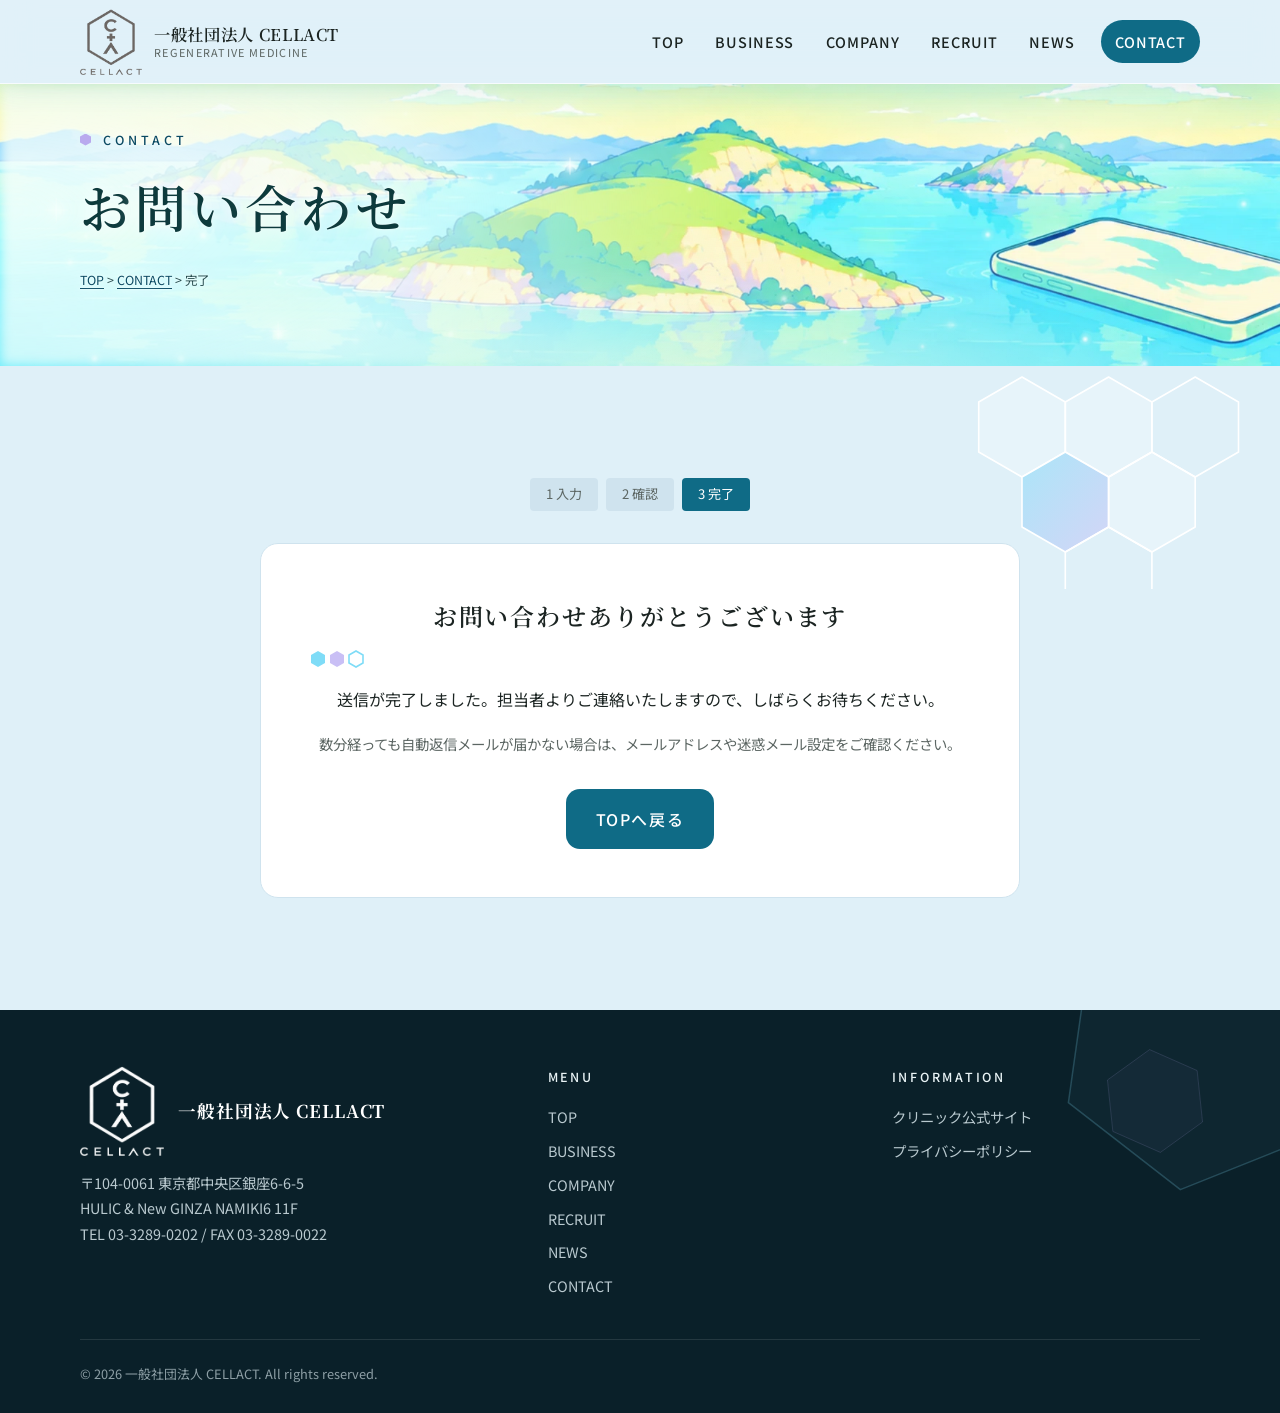
<file: site/contact_thanks.html>
<!DOCTYPE html>
<html lang="ja">
<head>
<meta charset="UTF-8">
<meta name="viewport" content="width=device-width, initial-scale=1">
<title>お問い合わせありがとうございます | 一般社団法人 CELLACT</title>
<meta name="description" content="送信が完了しました。">
<meta name="robots" content="noindex,nofollow">

<meta property="og:type" content="website">
<meta property="og:site_name" content="一般社団法人 CELLACT">
<meta property="og:title" content="お問い合わせありがとうございます | 一般社団法人 CELLACT">
<meta property="og:description" content="送信が完了しました。">
<meta property="og:image" content="https://cellact.org/images/hero_top.webp">
<meta property="og:locale" content="ja_JP">
<meta name="twitter:card" content="summary_large_image">
<meta name="theme-color" content="#0f6b86">
<link rel="icon" href="images/cellact_logo.png?v=151" type="image/png">
<link rel="preconnect" href="https://fonts.googleapis.com">
<link rel="preconnect" href="https://fonts.gstatic.com" crossorigin>
<link rel="stylesheet" href="https://fonts.googleapis.com/css2?family=Noto+Sans+JP:wght@400;500&amp;family=Noto+Serif+JP:wght@500;600&amp;display=swap">
<link rel="stylesheet" href="styles.css?v=1792831023">
<script>document.documentElement.classList.add('js')</script>

</head>
<body>
<a class="skip" href="#main">本文へスキップ</a>
<header class="site-header">
<div class="container">
<a class="brand" href="index.html" aria-label="一般社団法人 CELLACT トップへ"><img src="images/cellact_logo.png?v=151" alt="" width="62" height="66"><span>一般社団法人 CELLACT<small>REGENERATIVE MEDICINE</small></span></a>
<button class="menu-btn" aria-expanded="false" aria-controls="gnav" aria-label="メニュー"><span></span></button>
<nav class="gnav" id="gnav" aria-label="メインメニュー"><ul><li><a href="index.html">TOP</a></li><li><a href="business.html">BUSINESS</a></li><li><a href="company.html">COMPANY</a></li><li><a href="recruit.html">RECRUIT</a></li><li><a href="news-archive.html">NEWS</a></li><li><a class="nav-cta" href="contact.php" aria-current="page">CONTACT</a></li></ul></nav>
</div>
</header>
<section class="page-hero">
<div class="hero-bg"><img src="images/hero65_contact.webp?v=17" alt="" width="2600" height="400" style="object-position:50% 50%;--mpos:52% 50%"></div>
<div class="container" data-en="CONTACT"><p class="eyebrow">CONTACT</p><h1>お問い合わせ</h1><nav class="breadcrumb" aria-label="パンくず"><a href="index.html">TOP</a> &gt; <a href="contact.php">CONTACT</a> &gt; 完了</nav></div>
</section>
<main id="main"><section class="section tint"><div class="container-narrow">
<ol class="steps" aria-label="手順"><li>1 入力</li><li>2 確認</li><li class="on">3 完了</li></ol>
<div class="form-card" style="text-align:center"><h2 class="section-title" style="font-size:1.5rem">お問い合わせありがとうございます</h2>
<p>送信が完了しました。担当者よりご連絡いたしますので、しばらくお待ちください。</p>
<p class="hint" style="color:var(--ink-soft);font-size:.9rem">数分経っても自動返信メールが届かない場合は、メールアドレスや迷惑メール設定をご確認ください。</p>
<div class="form-actions"><a class="btn btn-teal" href="index.html">TOPへ戻る</a></div></div></div></section></main><footer class="site-footer">
<div class="container">
<div class="footer-grid">
<div>
<a class="footer-brand" href="index.html"><img src="images/cellact_logo_white.png?v=151" alt="" width="72" height="76"><b>一般社団法人 CELLACT</b></a>
<address>〒104-0061 東京都中央区銀座6-6-5<br>HULIC &amp; New GINZA NAMIKI6 11F<br>TEL <a href="tel:0332890202">03-3289-0202</a> / FAX 03-3289-0022</address>
</div>
<div><h4>MENU</h4><ul><li><a href="index.html">TOP</a></li><li><a href="business.html">BUSINESS</a></li><li><a href="company.html">COMPANY</a></li><li><a href="recruit.html">RECRUIT</a></li><li><a href="news-archive.html">NEWS</a></li><li><a href="contact.php">CONTACT</a></li></ul></div>
<div><h4>INFORMATION</h4><ul><li><a href="https://cellact.jp/" target="_blank" rel="noopener noreferrer">クリニック公式サイト</a></li><li><a href="privacy.html">プライバシーポリシー</a></li></ul></div>
</div>
<div class="copy"><span>&copy; 2026 一般社団法人 CELLACT. All rights reserved.</span></div>
</div>
</footer>
<script src="script.js?v=1792831023" defer></script>
</body>
</html>
</file>
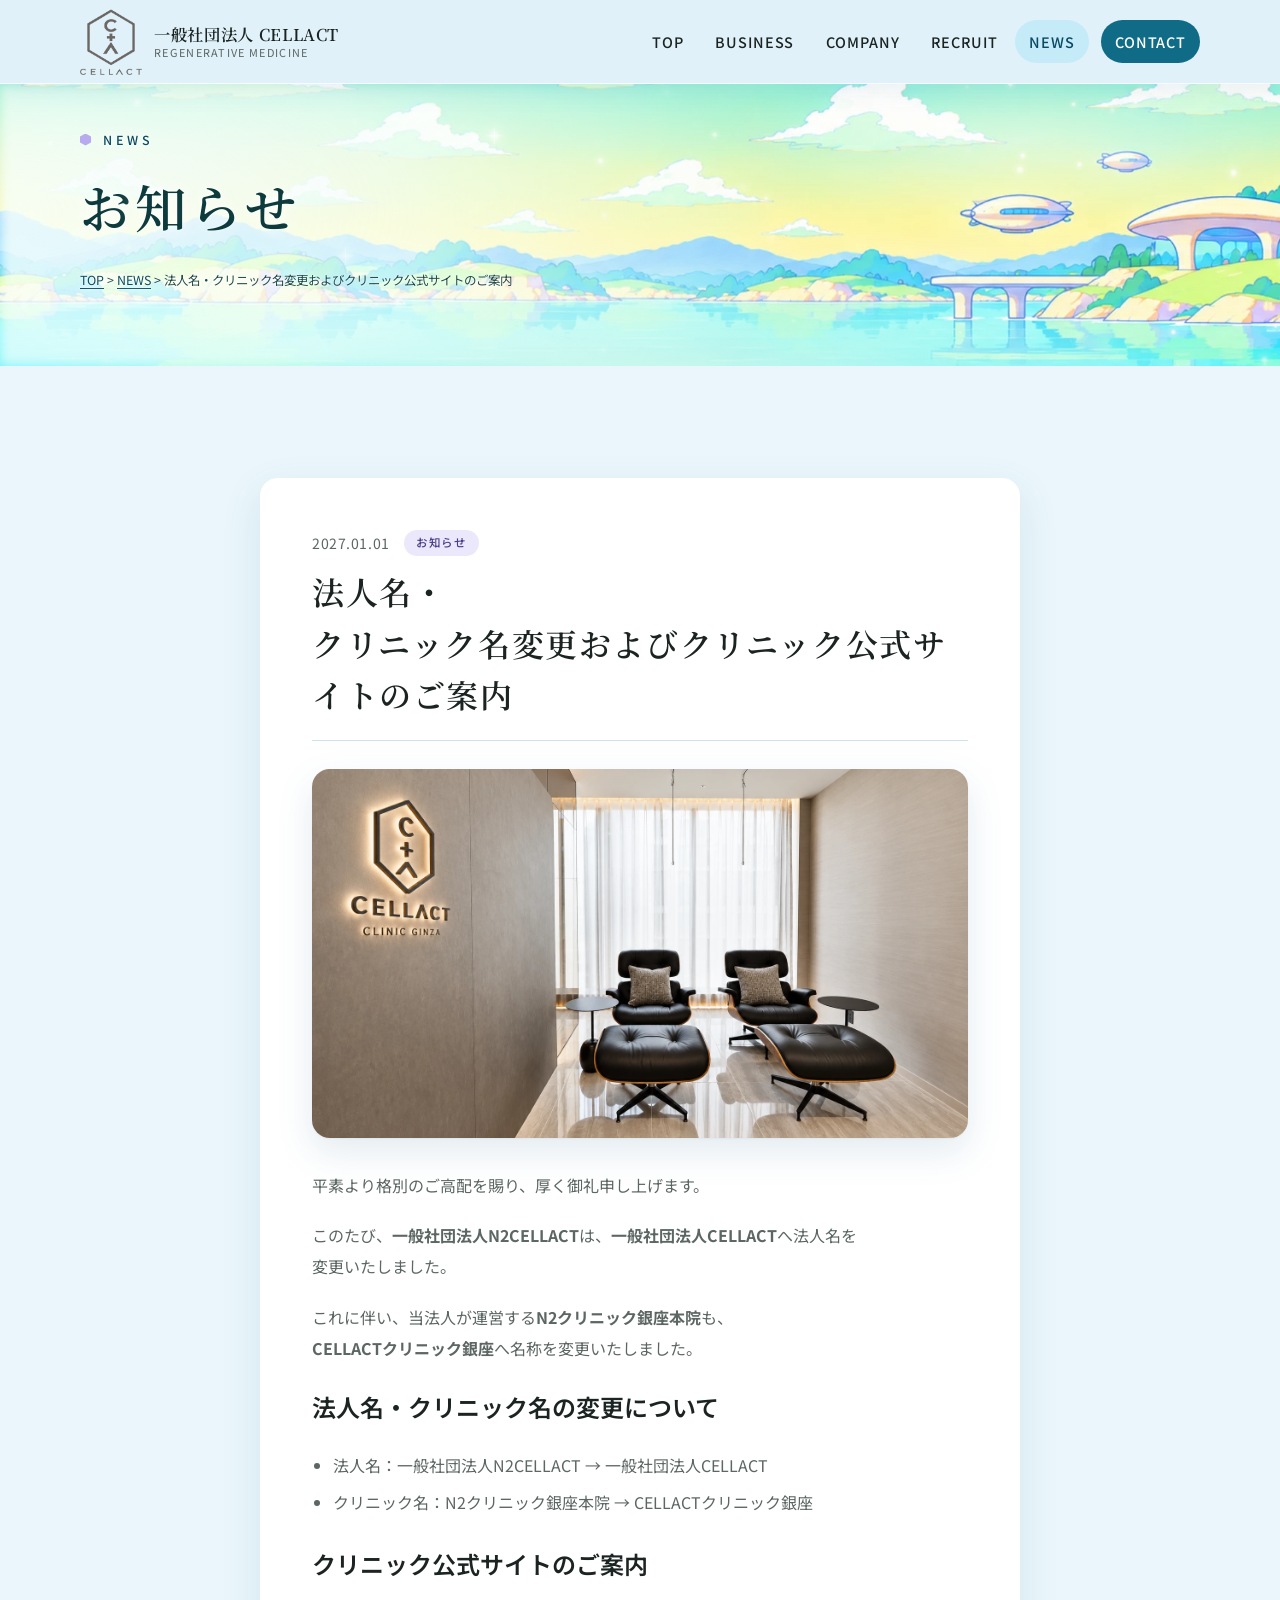
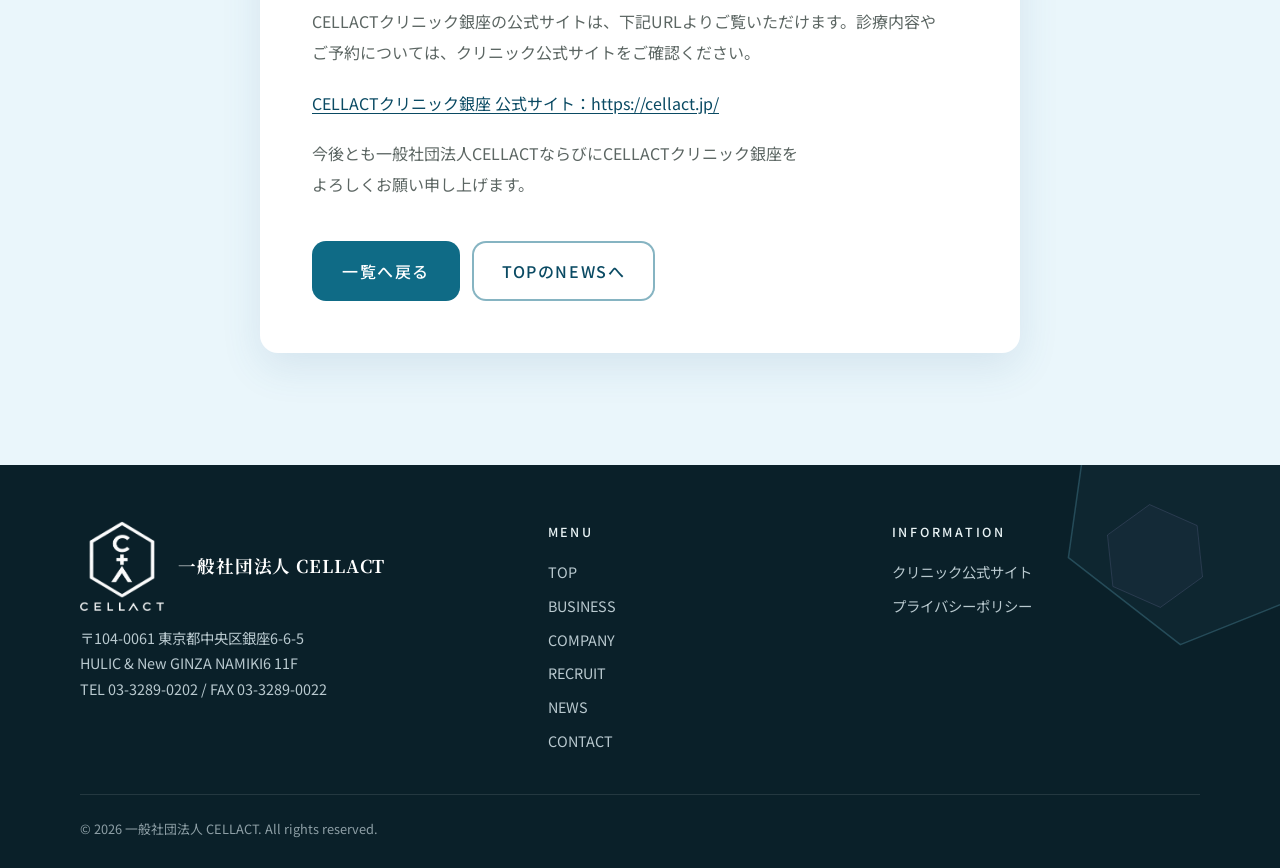
<file: site/news-20270101-rename.html>
<!DOCTYPE html>
<html lang="ja">
<head>
<meta charset="UTF-8">
<meta name="viewport" content="width=device-width, initial-scale=1">
<title>法人名・クリニック名変更およびクリニック公式サイトのご案内 | 一般社団法人 CELLACT</title>
<meta name="description" content="一般社団法人N2CELLACTは一般社団法人CELLACTへ法人名を変更いたしました。あわせて、N2クリニック銀座本院はCELLACTクリニック銀座へ名称を変更し、クリニック公式サイトをcellact.jpにてご案内しております。">

<link rel="canonical" href="https://cellact.org/news-20270101-rename.html">
<meta property="og:type" content="website">
<meta property="og:site_name" content="一般社団法人 CELLACT">
<meta property="og:title" content="法人名・クリニック名変更およびクリニック公式サイトのご案内 | 一般社団法人 CELLACT">
<meta property="og:description" content="一般社団法人N2CELLACTは一般社団法人CELLACTへ法人名を変更いたしました。あわせて、N2クリニック銀座本院はCELLACTクリニック銀座へ名称を変更し、クリニック公式サイトをcellact.jpにてご案内しております。">
<meta property="og:image" content="https://cellact.org/images/photo_logo.webp">
<meta property="og:locale" content="ja_JP">
<meta name="twitter:card" content="summary_large_image">
<meta name="theme-color" content="#0f6b86">
<link rel="icon" href="images/cellact_logo.png?v=151" type="image/png">
<link rel="preconnect" href="https://fonts.googleapis.com">
<link rel="preconnect" href="https://fonts.gstatic.com" crossorigin>
<link rel="stylesheet" href="https://fonts.googleapis.com/css2?family=Noto+Sans+JP:wght@400;500&amp;family=Noto+Serif+JP:wght@500;600&amp;display=swap">
<link rel="stylesheet" href="styles.css?v=1792831023">
<script>document.documentElement.classList.add('js')</script>

</head>
<body>
<a class="skip" href="#main">本文へスキップ</a>
<header class="site-header">
<div class="container">
<a class="brand" href="index.html" aria-label="一般社団法人 CELLACT トップへ"><img src="images/cellact_logo.png?v=151" alt="" width="62" height="66"><span>一般社団法人 CELLACT<small>REGENERATIVE MEDICINE</small></span></a>
<button class="menu-btn" aria-expanded="false" aria-controls="gnav" aria-label="メニュー"><span></span></button>
<nav class="gnav" id="gnav" aria-label="メインメニュー"><ul><li><a href="index.html">TOP</a></li><li><a href="business.html">BUSINESS</a></li><li><a href="company.html">COMPANY</a></li><li><a href="recruit.html">RECRUIT</a></li><li><a href="news-archive.html" aria-current="page">NEWS</a></li><li><a class="nav-cta" href="contact.php">CONTACT</a></li></ul></nav>
</div>
</header>
<section class="page-hero">
<div class="hero-bg"><img src="images/hero65_news.webp?v=17" alt="" width="2600" height="400" style="object-position:50% 50%;--mpos:70% 50%"></div>
<div class="container" data-en="NEWS"><p class="eyebrow">NEWS</p><h1>お知らせ</h1><nav class="breadcrumb" aria-label="パンくず"><a href="index.html">TOP</a> &gt; <a href="news-archive.html">NEWS</a> &gt; 法人名・クリニック名変更およびクリニック公式サイトのご案内</nav></div>
</section>
<main id="main"><section class="section"><div class="container-narrow"><article class="article reveal">
<header class="article-head"><div class="article-meta"><time datetime="2027-01-01">2027.01.01</time><span class="tag">お知らせ</span></div><h1>法人名・クリニック名変更およびクリニック公式サイトのご案内</h1></header>
<img class="article-img" src="images/photo_logo.webp" alt="" width="1500" height="844">
<div class="article-body"><p>平素より格別のご高配を賜り、厚く御礼申し上げます。</p>
<p>このたび、<strong>一般社団法人N2CELLACT</strong>は、<strong>一般社団法人CELLACT</strong>へ法人名を変更いたしました。</p>
<p>これに伴い、当法人が運営する<strong>N2クリニック銀座本院</strong>も、<strong>CELLACTクリニック銀座</strong>へ名称を変更いたしました。</p>
<h2>法人名・クリニック名の変更について</h2>
<ul><li>法人名：一般社団法人N2CELLACT → 一般社団法人CELLACT</li><li>クリニック名：N2クリニック銀座本院 → CELLACTクリニック銀座</li></ul>
<h2>クリニック公式サイトのご案内</h2>
<p>CELLACTクリニック銀座の公式サイトは、下記URLよりご覧いただけます。診療内容やご予約については、クリニック公式サイトをご確認ください。</p>
<p><a href="https://cellact.jp/" target="_blank" rel="noopener noreferrer">CELLACTクリニック銀座 公式サイト：https://cellact.jp/</a></p>
<p>今後とも一般社団法人CELLACTならびにCELLACTクリニック銀座をよろしくお願い申し上げます。</p></div>
<div class="article-nav"><a class="btn btn-teal" href="news-archive.html">一覧へ戻る</a><a class="btn btn-line" href="index.html#news">TOPのNEWSへ</a></div>
</article></div></section></main><footer class="site-footer">
<div class="container">
<div class="footer-grid">
<div>
<a class="footer-brand" href="index.html"><img src="images/cellact_logo_white.png?v=151" alt="" width="72" height="76"><b>一般社団法人 CELLACT</b></a>
<address>〒104-0061 東京都中央区銀座6-6-5<br>HULIC &amp; New GINZA NAMIKI6 11F<br>TEL <a href="tel:0332890202">03-3289-0202</a> / FAX 03-3289-0022</address>
</div>
<div><h4>MENU</h4><ul><li><a href="index.html">TOP</a></li><li><a href="business.html">BUSINESS</a></li><li><a href="company.html">COMPANY</a></li><li><a href="recruit.html">RECRUIT</a></li><li><a href="news-archive.html">NEWS</a></li><li><a href="contact.php">CONTACT</a></li></ul></div>
<div><h4>INFORMATION</h4><ul><li><a href="https://cellact.jp/" target="_blank" rel="noopener noreferrer">クリニック公式サイト</a></li><li><a href="privacy.html">プライバシーポリシー</a></li></ul></div>
</div>
<div class="copy"><span>&copy; 2026 一般社団法人 CELLACT. All rights reserved.</span></div>
</div>
</footer>
<script src="script.js?v=1792831023" defer></script>
</body>
</html>
</file>
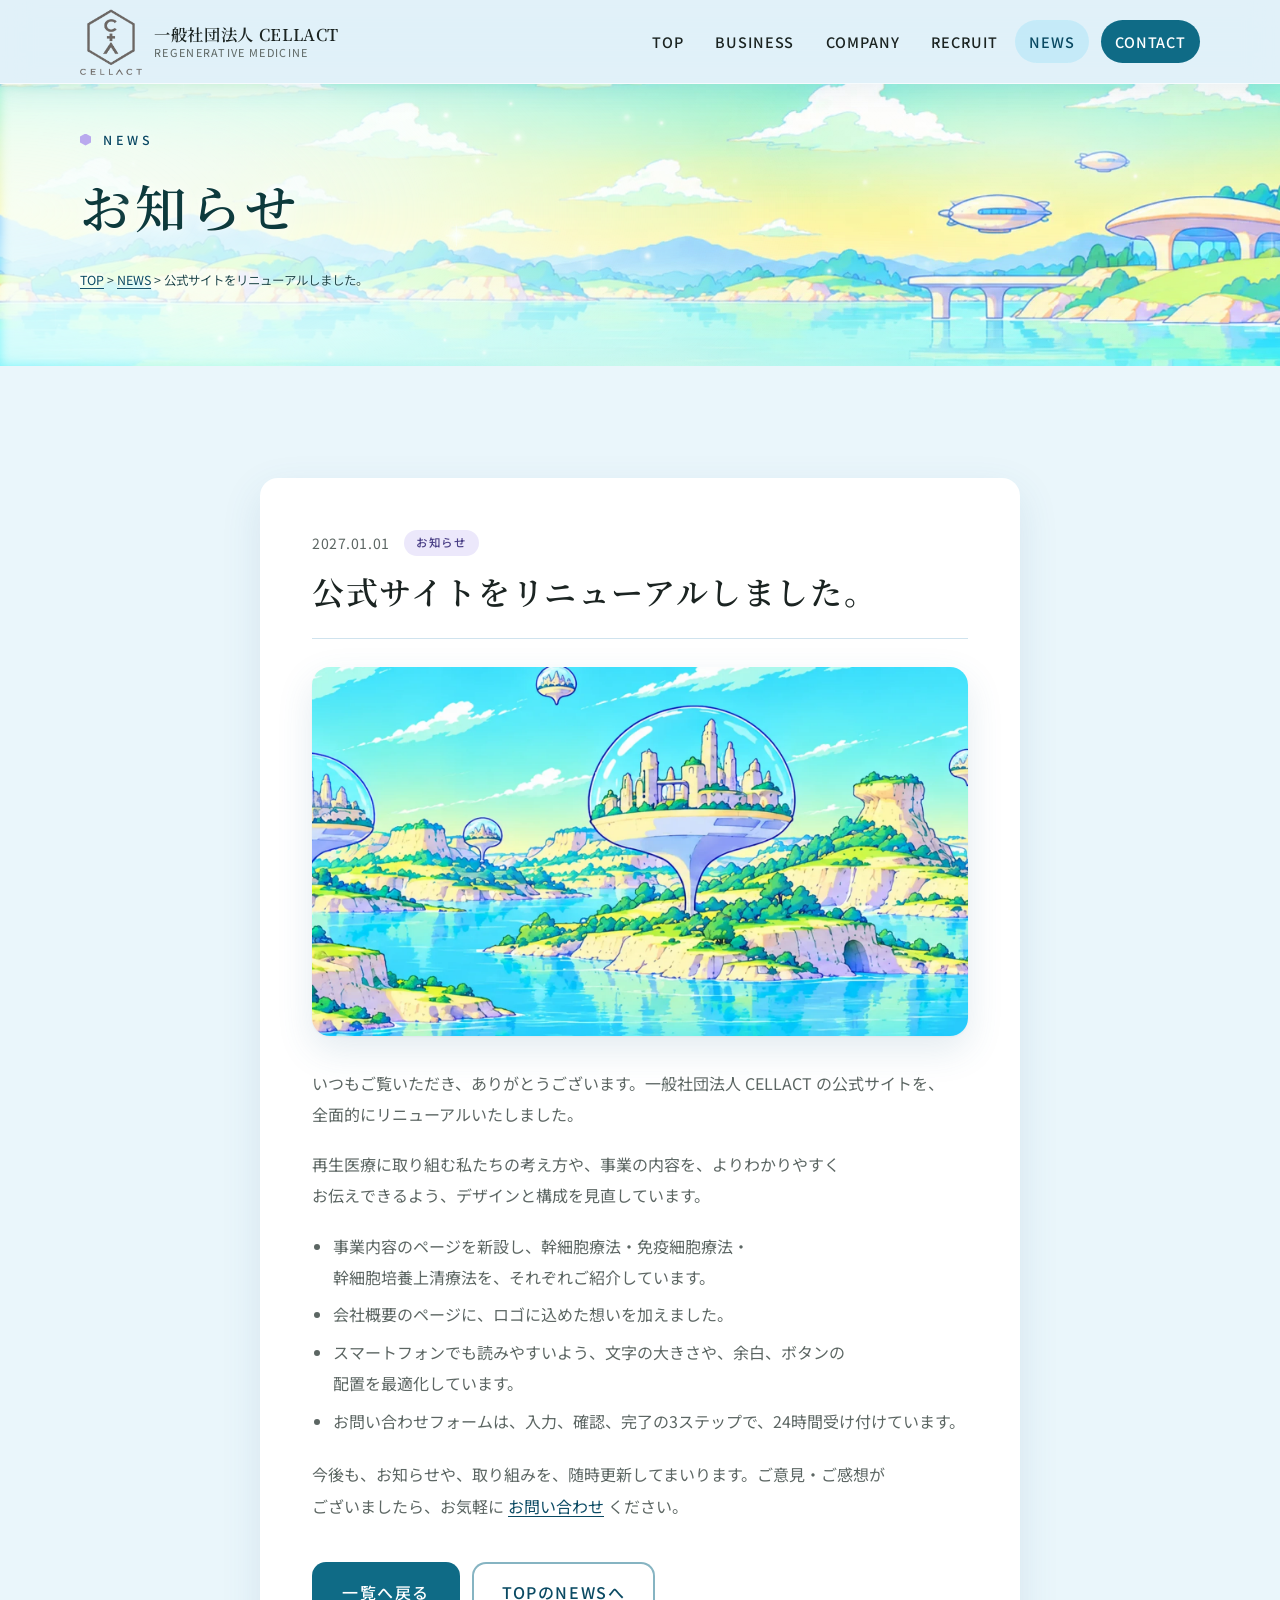
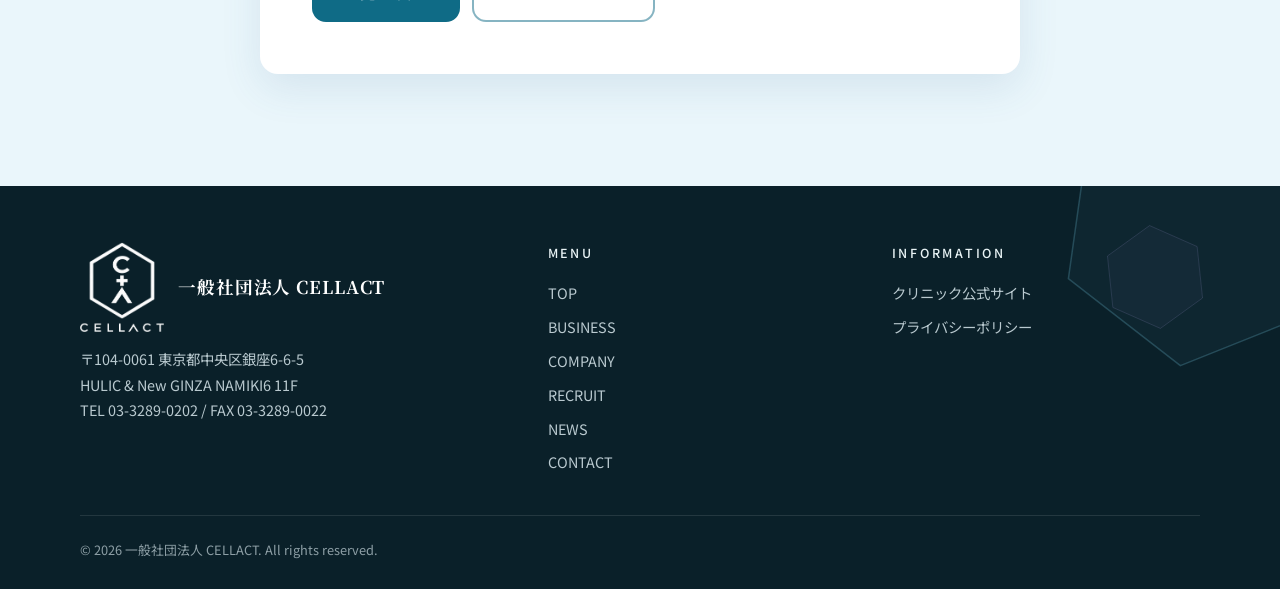
<file: site/news-20270101-renewal.html>
<!DOCTYPE html>
<html lang="ja">
<head>
<meta charset="UTF-8">
<meta name="viewport" content="width=device-width, initial-scale=1">
<title>公式サイトをリニューアルしました。 | 一般社団法人 CELLACT</title>
<meta name="description" content="一般社団法人 CELLACT の公式サイトを、新しいデザインでリニューアルしました。">

<link rel="canonical" href="https://cellact.org/news-20270101-renewal.html">
<meta property="og:type" content="website">
<meta property="og:site_name" content="一般社団法人 CELLACT">
<meta property="og:title" content="公式サイトをリニューアルしました。 | 一般社団法人 CELLACT">
<meta property="og:description" content="一般社団法人 CELLACT の公式サイトを、新しいデザインでリニューアルしました。">
<meta property="og:image" content="https://cellact.org/images/news_renewal.webp">
<meta property="og:locale" content="ja_JP">
<meta name="twitter:card" content="summary_large_image">
<meta name="theme-color" content="#0f6b86">
<link rel="icon" href="images/cellact_logo.png?v=151" type="image/png">
<link rel="preconnect" href="https://fonts.googleapis.com">
<link rel="preconnect" href="https://fonts.gstatic.com" crossorigin>
<link rel="stylesheet" href="https://fonts.googleapis.com/css2?family=Noto+Sans+JP:wght@400;500&amp;family=Noto+Serif+JP:wght@500;600&amp;display=swap">
<link rel="stylesheet" href="styles.css?v=1792831023">
<script>document.documentElement.classList.add('js')</script>

</head>
<body>
<a class="skip" href="#main">本文へスキップ</a>
<header class="site-header">
<div class="container">
<a class="brand" href="index.html" aria-label="一般社団法人 CELLACT トップへ"><img src="images/cellact_logo.png?v=151" alt="" width="62" height="66"><span>一般社団法人 CELLACT<small>REGENERATIVE MEDICINE</small></span></a>
<button class="menu-btn" aria-expanded="false" aria-controls="gnav" aria-label="メニュー"><span></span></button>
<nav class="gnav" id="gnav" aria-label="メインメニュー"><ul><li><a href="index.html">TOP</a></li><li><a href="business.html">BUSINESS</a></li><li><a href="company.html">COMPANY</a></li><li><a href="recruit.html">RECRUIT</a></li><li><a href="news-archive.html" aria-current="page">NEWS</a></li><li><a class="nav-cta" href="contact.php">CONTACT</a></li></ul></nav>
</div>
</header>
<section class="page-hero">
<div class="hero-bg"><img src="images/hero65_news.webp?v=17" alt="" width="2600" height="400" style="object-position:50% 50%;--mpos:70% 50%"></div>
<div class="container" data-en="NEWS"><p class="eyebrow">NEWS</p><h1>お知らせ</h1><nav class="breadcrumb" aria-label="パンくず"><a href="index.html">TOP</a> &gt; <a href="news-archive.html">NEWS</a> &gt; 公式サイトをリニューアルしました。</nav></div>
</section>
<main id="main"><section class="section"><div class="container-narrow"><article class="article reveal">
<header class="article-head"><div class="article-meta"><time datetime="2027-01-01">2027.01.01</time><span class="tag">お知らせ</span></div><h1>公式サイトをリニューアルしました。</h1></header>
<img class="article-img" src="images/news_renewal.webp" alt="" width="1500" height="844">
<div class="article-body"><p>いつもご覧いただき、ありがとうございます。一般社団法人 CELLACT の公式サイトを、全面的にリニューアルいたしました。</p>
<p>再生医療に取り組む私たちの考え方や、事業の内容を、よりわかりやすくお伝えできるよう、デザインと構成を見直しています。</p>
<ul><li>事業内容のページを新設し、幹細胞療法・免疫細胞療法・幹細胞培養上清療法を、それぞれご紹介しています。</li><li>会社概要のページに、ロゴに込めた想いを加えました。</li><li>スマートフォンでも読みやすいよう、文字の大きさや、余白、ボタンの配置を最適化しています。</li><li>お問い合わせフォームは、入力、確認、完了の3ステップで、24時間受け付けています。</li></ul>
<p>今後も、お知らせや、取り組みを、随時更新してまいります。ご意見・ご感想がございましたら、お気軽に <a href="contact.php">お問い合わせ</a> ください。</p></div>
<div class="article-nav"><a class="btn btn-teal" href="news-archive.html">一覧へ戻る</a><a class="btn btn-line" href="index.html#news">TOPのNEWSへ</a></div>
</article></div></section></main><footer class="site-footer">
<div class="container">
<div class="footer-grid">
<div>
<a class="footer-brand" href="index.html"><img src="images/cellact_logo_white.png?v=151" alt="" width="72" height="76"><b>一般社団法人 CELLACT</b></a>
<address>〒104-0061 東京都中央区銀座6-6-5<br>HULIC &amp; New GINZA NAMIKI6 11F<br>TEL <a href="tel:0332890202">03-3289-0202</a> / FAX 03-3289-0022</address>
</div>
<div><h4>MENU</h4><ul><li><a href="index.html">TOP</a></li><li><a href="business.html">BUSINESS</a></li><li><a href="company.html">COMPANY</a></li><li><a href="recruit.html">RECRUIT</a></li><li><a href="news-archive.html">NEWS</a></li><li><a href="contact.php">CONTACT</a></li></ul></div>
<div><h4>INFORMATION</h4><ul><li><a href="https://cellact.jp/" target="_blank" rel="noopener noreferrer">クリニック公式サイト</a></li><li><a href="privacy.html">プライバシーポリシー</a></li></ul></div>
</div>
<div class="copy"><span>&copy; 2026 一般社団法人 CELLACT. All rights reserved.</span></div>
</div>
</footer>
<script src="script.js?v=1792831023" defer></script>
</body>
</html>
</file>
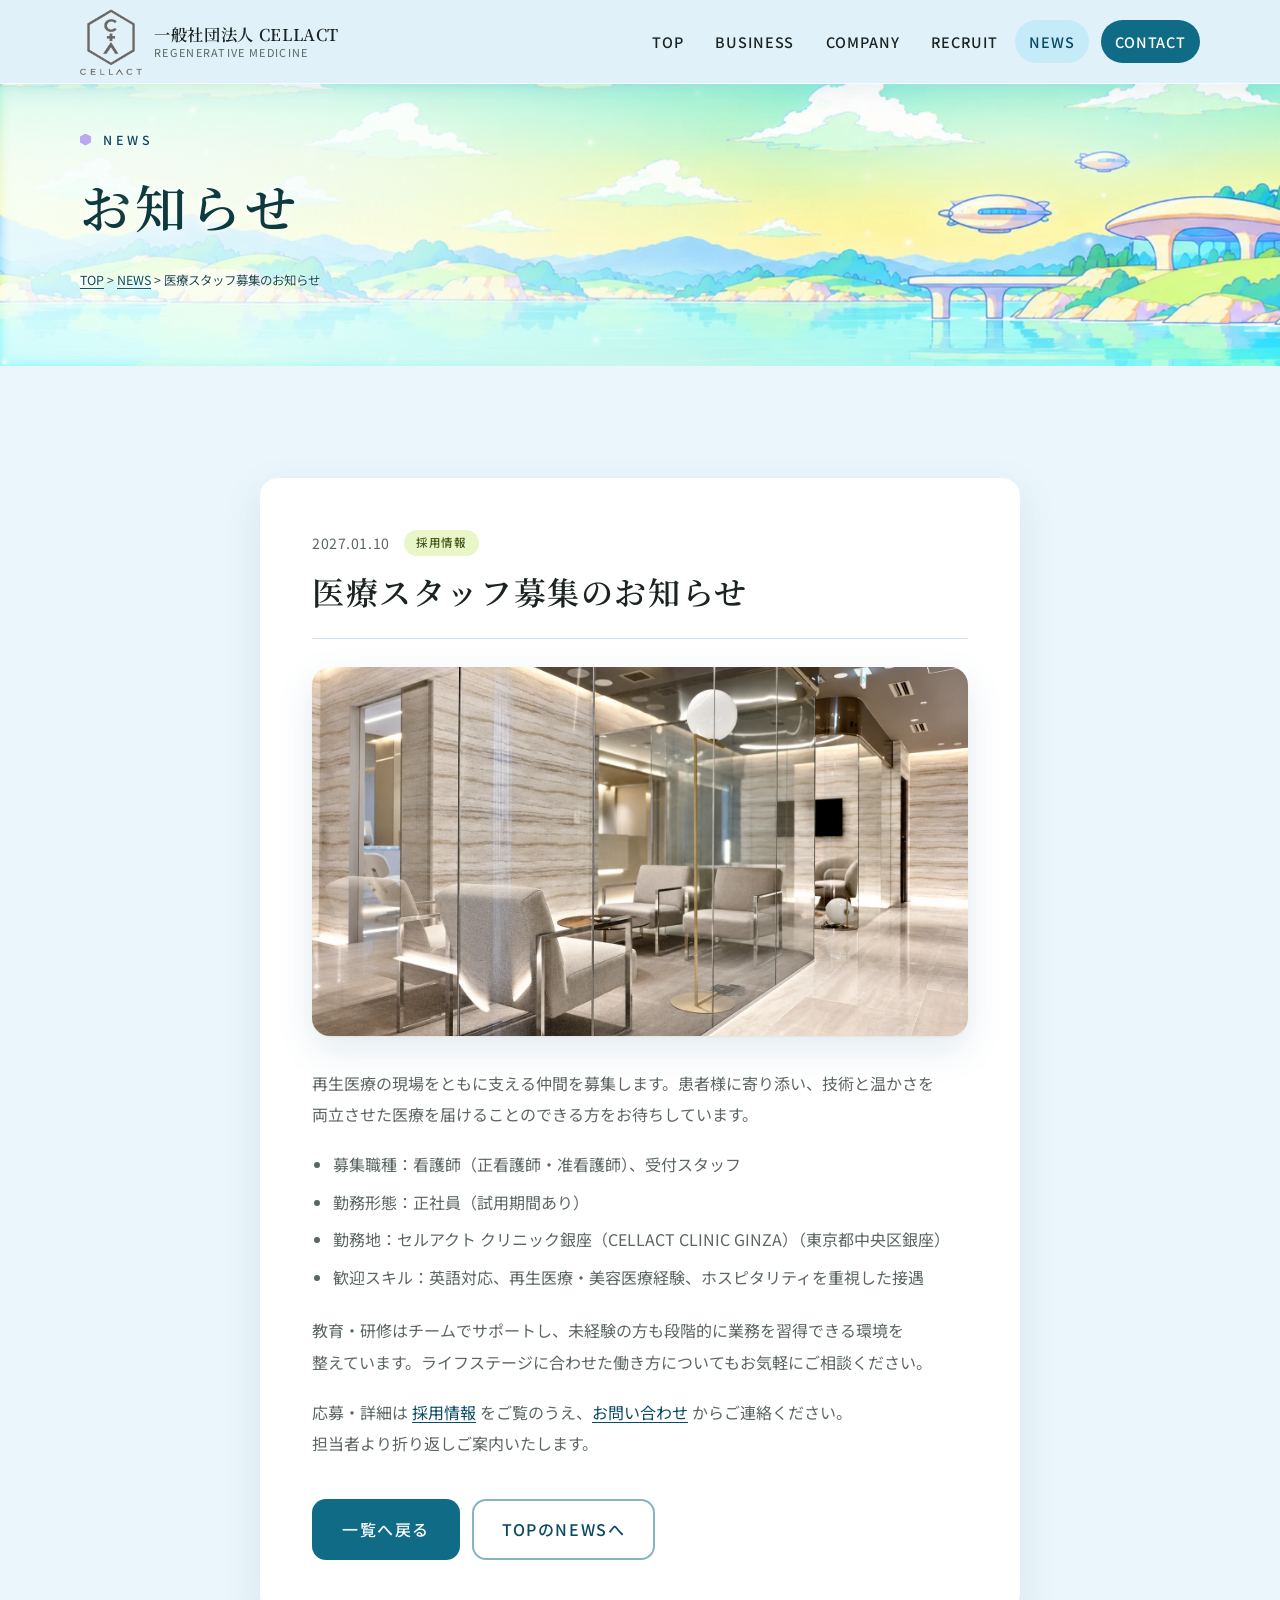
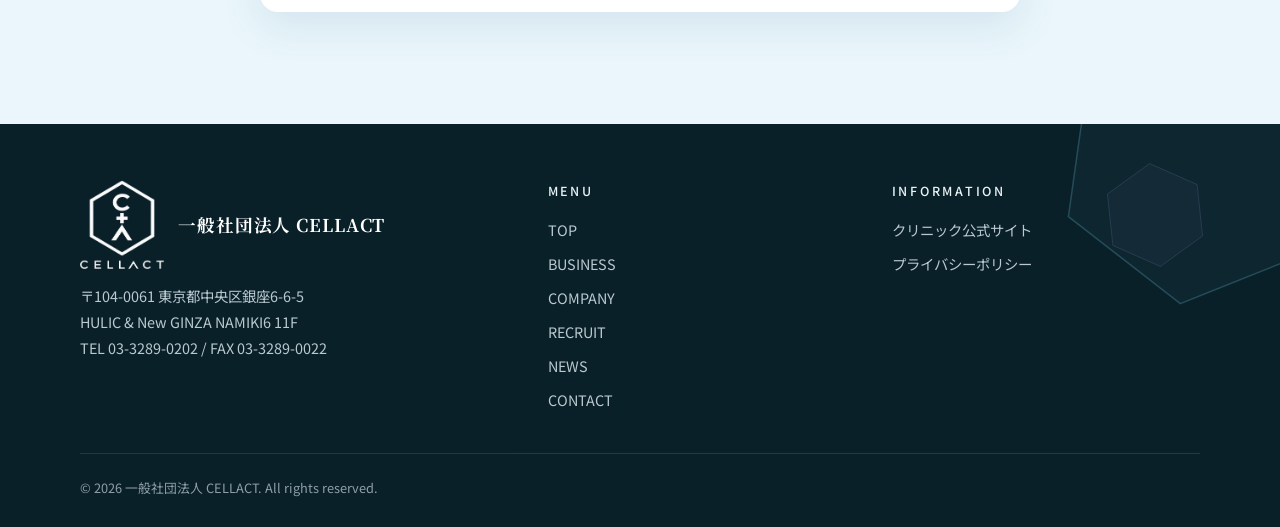
<file: site/news-20270110-recruit.html>
<!DOCTYPE html>
<html lang="ja">
<head>
<meta charset="UTF-8">
<meta name="viewport" content="width=device-width, initial-scale=1">
<title>医療スタッフ募集のお知らせ | 一般社団法人 CELLACT</title>
<meta name="description" content="看護師・受付スタッフを募集しています。">

<link rel="canonical" href="https://cellact.org/news-20270110-recruit.html">
<meta property="og:type" content="website">
<meta property="og:site_name" content="一般社団法人 CELLACT">
<meta property="og:title" content="医療スタッフ募集のお知らせ | 一般社団法人 CELLACT">
<meta property="og:description" content="看護師・受付スタッフを募集しています。">
<meta property="og:image" content="https://cellact.org/images/photo_glass1.webp">
<meta property="og:locale" content="ja_JP">
<meta name="twitter:card" content="summary_large_image">
<meta name="theme-color" content="#0f6b86">
<link rel="icon" href="images/cellact_logo.png?v=151" type="image/png">
<link rel="preconnect" href="https://fonts.googleapis.com">
<link rel="preconnect" href="https://fonts.gstatic.com" crossorigin>
<link rel="stylesheet" href="https://fonts.googleapis.com/css2?family=Noto+Sans+JP:wght@400;500&amp;family=Noto+Serif+JP:wght@500;600&amp;display=swap">
<link rel="stylesheet" href="styles.css?v=1792831023">
<script>document.documentElement.classList.add('js')</script>

</head>
<body>
<a class="skip" href="#main">本文へスキップ</a>
<header class="site-header">
<div class="container">
<a class="brand" href="index.html" aria-label="一般社団法人 CELLACT トップへ"><img src="images/cellact_logo.png?v=151" alt="" width="62" height="66"><span>一般社団法人 CELLACT<small>REGENERATIVE MEDICINE</small></span></a>
<button class="menu-btn" aria-expanded="false" aria-controls="gnav" aria-label="メニュー"><span></span></button>
<nav class="gnav" id="gnav" aria-label="メインメニュー"><ul><li><a href="index.html">TOP</a></li><li><a href="business.html">BUSINESS</a></li><li><a href="company.html">COMPANY</a></li><li><a href="recruit.html">RECRUIT</a></li><li><a href="news-archive.html" aria-current="page">NEWS</a></li><li><a class="nav-cta" href="contact.php">CONTACT</a></li></ul></nav>
</div>
</header>
<section class="page-hero">
<div class="hero-bg"><img src="images/hero65_news.webp?v=17" alt="" width="2600" height="400" style="object-position:50% 50%;--mpos:70% 50%"></div>
<div class="container" data-en="NEWS"><p class="eyebrow">NEWS</p><h1>お知らせ</h1><nav class="breadcrumb" aria-label="パンくず"><a href="index.html">TOP</a> &gt; <a href="news-archive.html">NEWS</a> &gt; 医療スタッフ募集のお知らせ</nav></div>
</section>
<main id="main"><section class="section"><div class="container-narrow"><article class="article reveal">
<header class="article-head"><div class="article-meta"><time datetime="2027-01-10">2027.01.10</time><span class="tag warm">採用情報</span></div><h1>医療スタッフ募集のお知らせ</h1></header>
<img class="article-img" src="images/photo_glass1.webp" alt="" width="1500" height="844">
<div class="article-body"><p>再生医療の現場をともに支える仲間を募集します。患者様に寄り添い、技術と温かさを両立させた医療を届けることのできる方をお待ちしています。</p>
<ul><li>募集職種：看護師（正看護師・准看護師）、受付スタッフ</li><li>勤務形態：正社員（試用期間あり）</li><li>勤務地：セルアクト クリニック銀座（CELLACT CLINIC GINZA）（東京都中央区銀座）</li><li>歓迎スキル：英語対応、再生医療・美容医療経験、ホスピタリティを重視した接遇</li></ul>
<p>教育・研修はチームでサポートし、未経験の方も段階的に業務を習得できる環境を整えています。ライフステージに合わせた働き方についてもお気軽にご相談ください。</p>
<p>応募・詳細は <a href="recruit.html">採用情報</a> をご覧のうえ、<a href="contact.php">お問い合わせ</a> からご連絡ください。担当者より折り返しご案内いたします。</p></div>
<div class="article-nav"><a class="btn btn-teal" href="news-archive.html">一覧へ戻る</a><a class="btn btn-line" href="index.html#news">TOPのNEWSへ</a></div>
</article></div></section></main><footer class="site-footer">
<div class="container">
<div class="footer-grid">
<div>
<a class="footer-brand" href="index.html"><img src="images/cellact_logo_white.png?v=151" alt="" width="72" height="76"><b>一般社団法人 CELLACT</b></a>
<address>〒104-0061 東京都中央区銀座6-6-5<br>HULIC &amp; New GINZA NAMIKI6 11F<br>TEL <a href="tel:0332890202">03-3289-0202</a> / FAX 03-3289-0022</address>
</div>
<div><h4>MENU</h4><ul><li><a href="index.html">TOP</a></li><li><a href="business.html">BUSINESS</a></li><li><a href="company.html">COMPANY</a></li><li><a href="recruit.html">RECRUIT</a></li><li><a href="news-archive.html">NEWS</a></li><li><a href="contact.php">CONTACT</a></li></ul></div>
<div><h4>INFORMATION</h4><ul><li><a href="https://cellact.jp/" target="_blank" rel="noopener noreferrer">クリニック公式サイト</a></li><li><a href="privacy.html">プライバシーポリシー</a></li></ul></div>
</div>
<div class="copy"><span>&copy; 2026 一般社団法人 CELLACT. All rights reserved.</span></div>
</div>
</footer>
<script src="script.js?v=1792831023" defer></script>
</body>
</html>
</file>
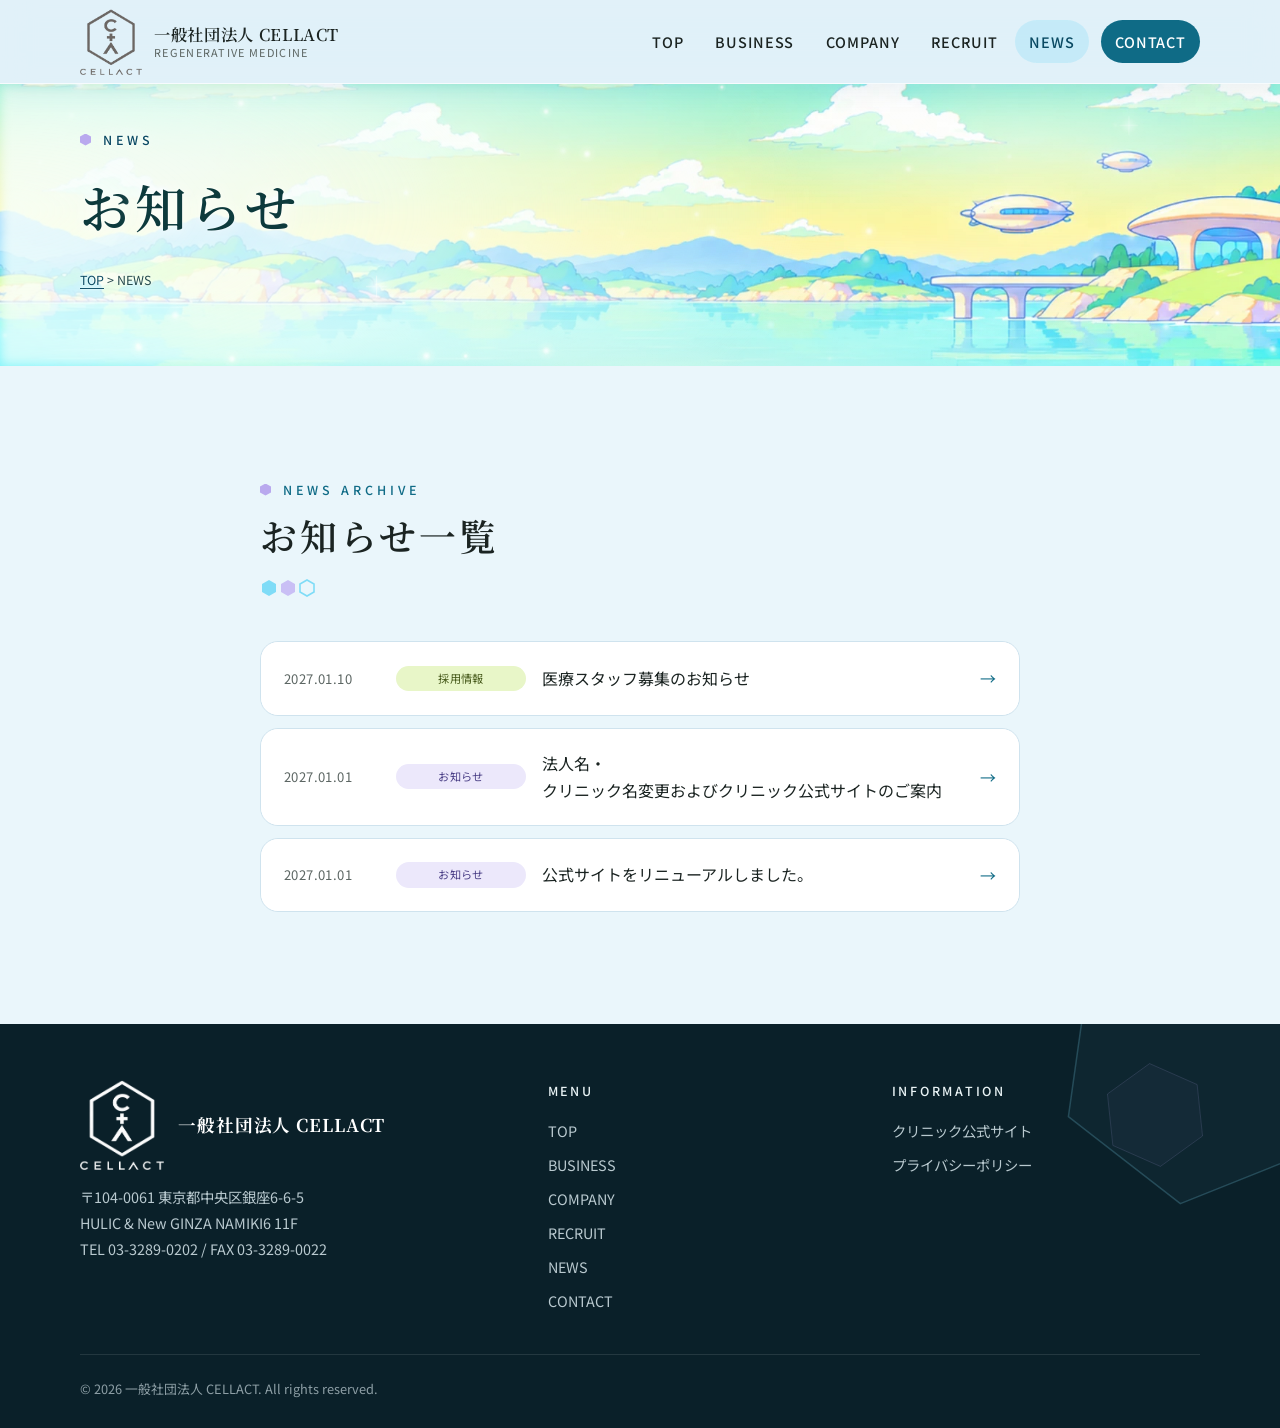
<file: site/news-archive.html>
<!DOCTYPE html>
<html lang="ja">
<head>
<meta charset="UTF-8">
<meta name="viewport" content="width=device-width, initial-scale=1">
<title>NEWS | 一般社団法人 CELLACT</title>
<meta name="description" content="CELLACT からのお知らせ一覧。">

<link rel="canonical" href="https://cellact.org/news-archive.html">
<meta property="og:type" content="website">
<meta property="og:site_name" content="一般社団法人 CELLACT">
<meta property="og:title" content="NEWS | 一般社団法人 CELLACT">
<meta property="og:description" content="CELLACT からのお知らせ一覧。">
<meta property="og:image" content="https://cellact.org/images/hero_top.webp">
<meta property="og:locale" content="ja_JP">
<meta name="twitter:card" content="summary_large_image">
<meta name="theme-color" content="#0f6b86">
<link rel="icon" href="images/cellact_logo.png?v=151" type="image/png">
<link rel="preconnect" href="https://fonts.googleapis.com">
<link rel="preconnect" href="https://fonts.gstatic.com" crossorigin>
<link rel="stylesheet" href="https://fonts.googleapis.com/css2?family=Noto+Sans+JP:wght@400;500&amp;family=Noto+Serif+JP:wght@500;600&amp;display=swap">
<link rel="stylesheet" href="styles.css?v=1792831023">
<script>document.documentElement.classList.add('js')</script>

</head>
<body>
<a class="skip" href="#main">本文へスキップ</a>
<header class="site-header">
<div class="container">
<a class="brand" href="index.html" aria-label="一般社団法人 CELLACT トップへ"><img src="images/cellact_logo.png?v=151" alt="" width="62" height="66"><span>一般社団法人 CELLACT<small>REGENERATIVE MEDICINE</small></span></a>
<button class="menu-btn" aria-expanded="false" aria-controls="gnav" aria-label="メニュー"><span></span></button>
<nav class="gnav" id="gnav" aria-label="メインメニュー"><ul><li><a href="index.html">TOP</a></li><li><a href="business.html">BUSINESS</a></li><li><a href="company.html">COMPANY</a></li><li><a href="recruit.html">RECRUIT</a></li><li><a href="news-archive.html" aria-current="page">NEWS</a></li><li><a class="nav-cta" href="contact.php">CONTACT</a></li></ul></nav>
</div>
</header>
<section class="page-hero">
<div class="hero-bg"><img src="images/hero65_news.webp?v=17" alt="" width="2600" height="400" style="object-position:50% 50%;--mpos:70% 50%"></div>
<div class="container" data-en="NEWS"><p class="eyebrow">NEWS</p><h1>お知らせ</h1><nav class="breadcrumb" aria-label="パンくず"><a href="index.html">TOP</a> &gt; NEWS</nav></div>
</section>
<main id="main"><section class="section"><div class="container-narrow"><div class="section-head reveal"><p class="eyebrow">NEWS ARCHIVE</p><h2 class="section-title">お知らせ一覧</h2></div><ul class="news-list reveal"><li><a href="news-20270110-recruit.html"><time datetime="2027-01-10">2027.01.10</time><span class="tag warm">採用情報</span><span class="ttl">医療スタッフ募集のお知らせ</span><span class="chev" aria-hidden="true">→</span></a></li><li><a href="news-20270101-rename.html"><time datetime="2027-01-01">2027.01.01</time><span class="tag">お知らせ</span><span class="ttl">法人名・クリニック名変更およびクリニック公式サイトのご案内</span><span class="chev" aria-hidden="true">→</span></a></li><li><a href="news-20270101-renewal.html"><time datetime="2027-01-01">2027.01.01</time><span class="tag">お知らせ</span><span class="ttl">公式サイトをリニューアルしました。</span><span class="chev" aria-hidden="true">→</span></a></li></ul></div></section></main><footer class="site-footer">
<div class="container">
<div class="footer-grid">
<div>
<a class="footer-brand" href="index.html"><img src="images/cellact_logo_white.png?v=151" alt="" width="72" height="76"><b>一般社団法人 CELLACT</b></a>
<address>〒104-0061 東京都中央区銀座6-6-5<br>HULIC &amp; New GINZA NAMIKI6 11F<br>TEL <a href="tel:0332890202">03-3289-0202</a> / FAX 03-3289-0022</address>
</div>
<div><h4>MENU</h4><ul><li><a href="index.html">TOP</a></li><li><a href="business.html">BUSINESS</a></li><li><a href="company.html">COMPANY</a></li><li><a href="recruit.html">RECRUIT</a></li><li><a href="news-archive.html">NEWS</a></li><li><a href="contact.php">CONTACT</a></li></ul></div>
<div><h4>INFORMATION</h4><ul><li><a href="https://cellact.jp/" target="_blank" rel="noopener noreferrer">クリニック公式サイト</a></li><li><a href="privacy.html">プライバシーポリシー</a></li></ul></div>
</div>
<div class="copy"><span>&copy; 2026 一般社団法人 CELLACT. All rights reserved.</span></div>
</div>
</footer>
<script src="script.js?v=1792831023" defer></script>
</body>
</html>
</file>
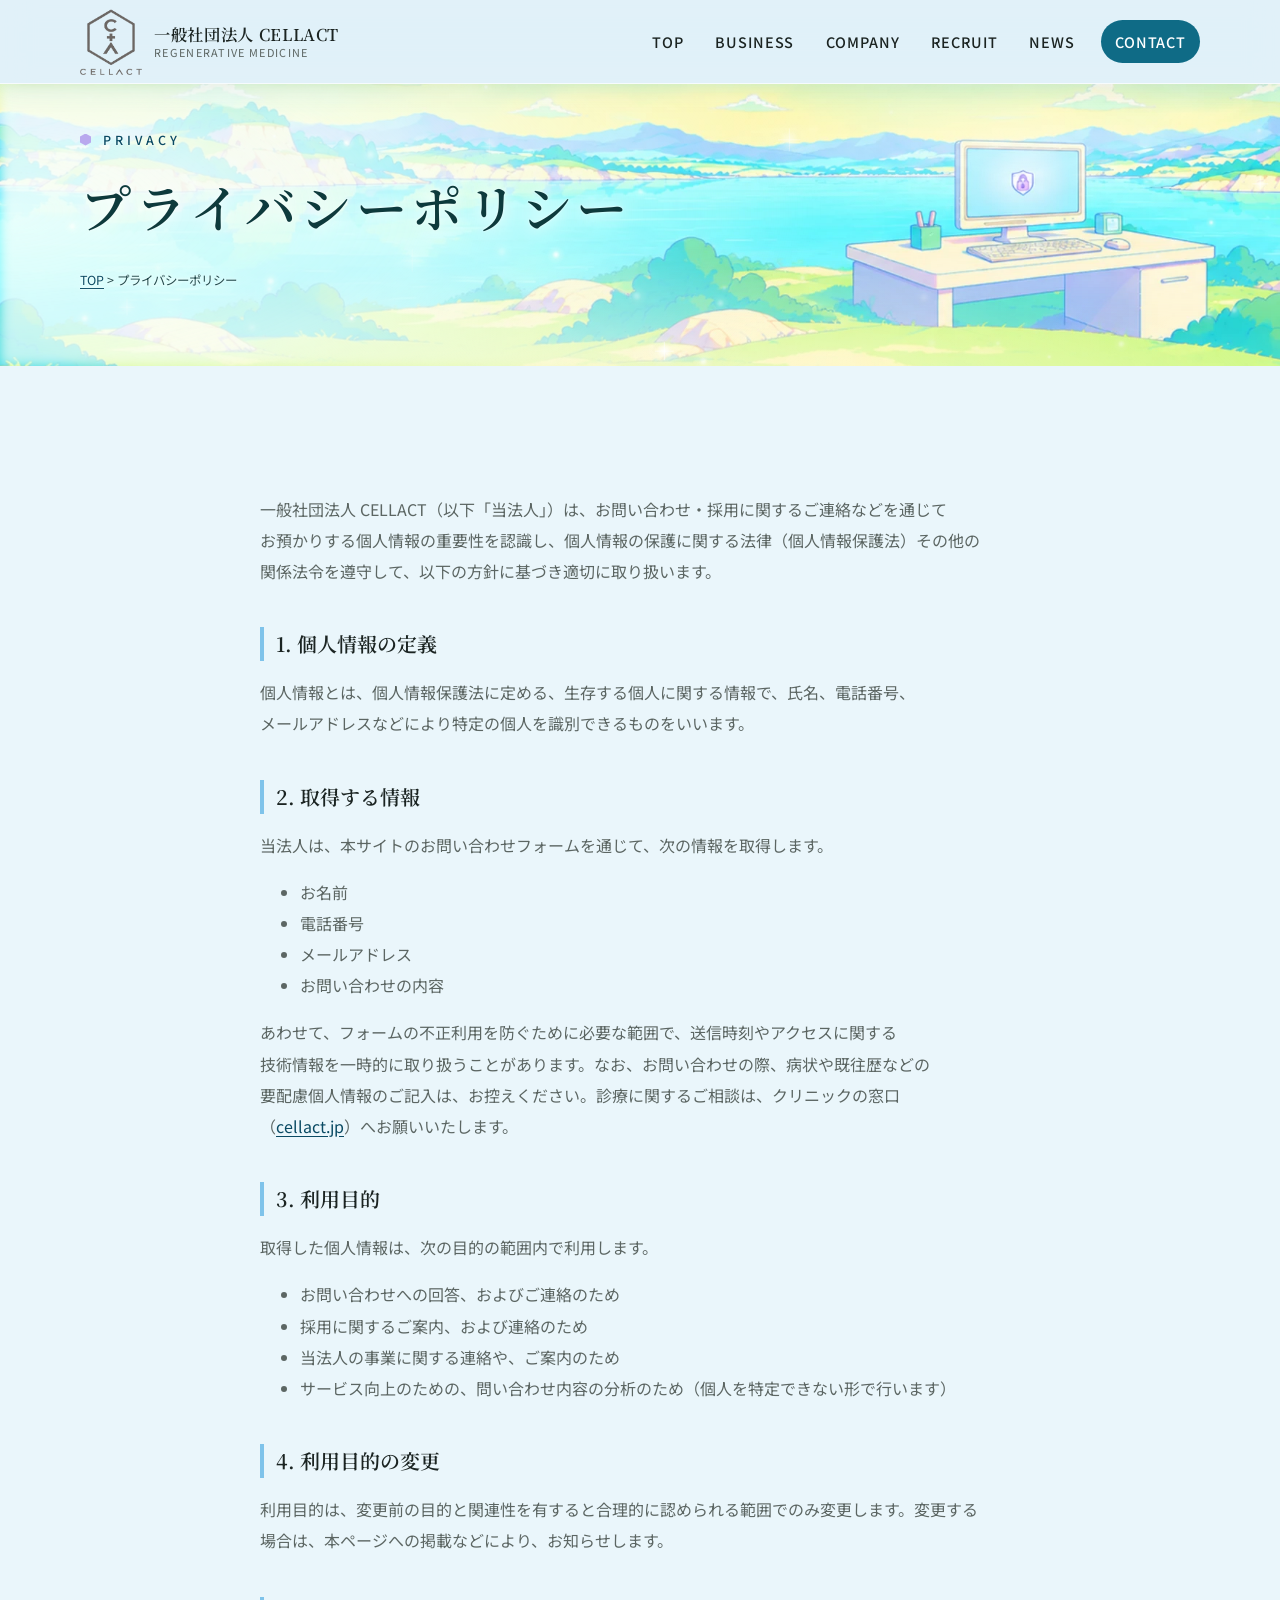
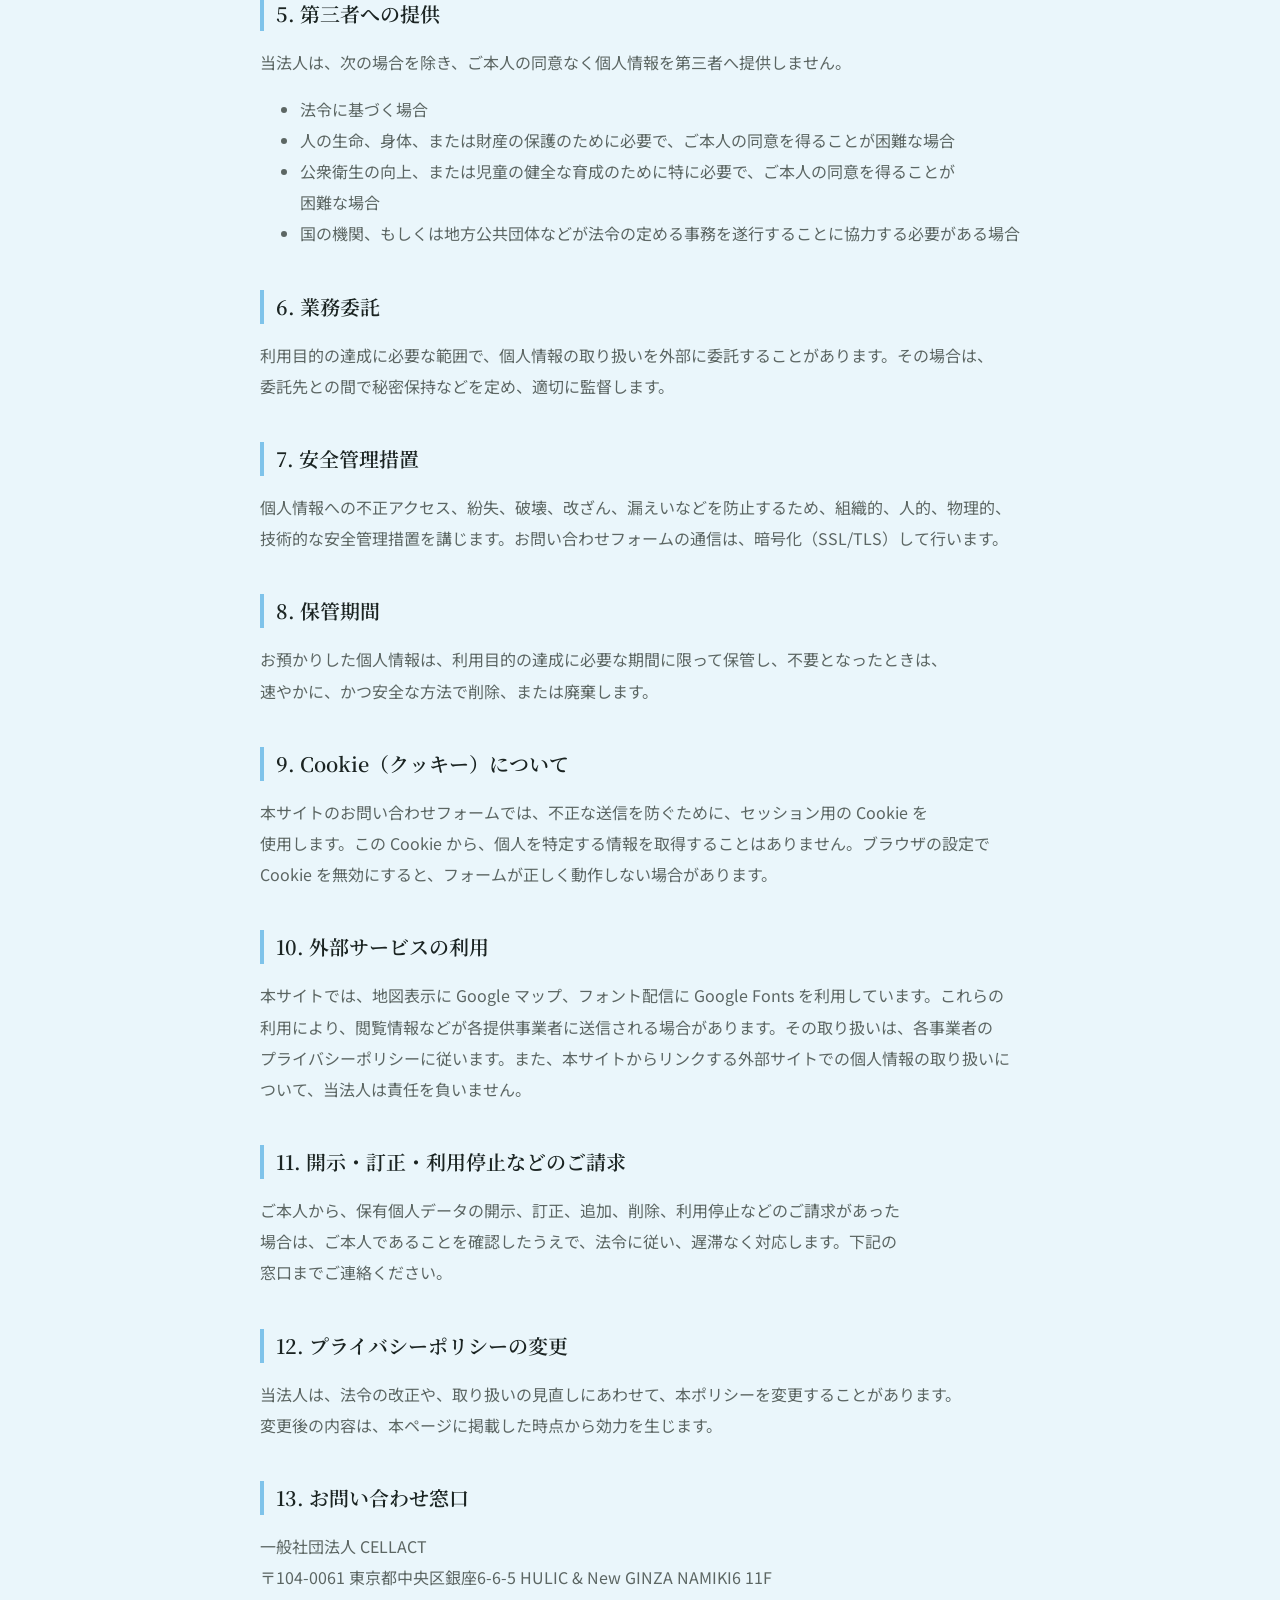
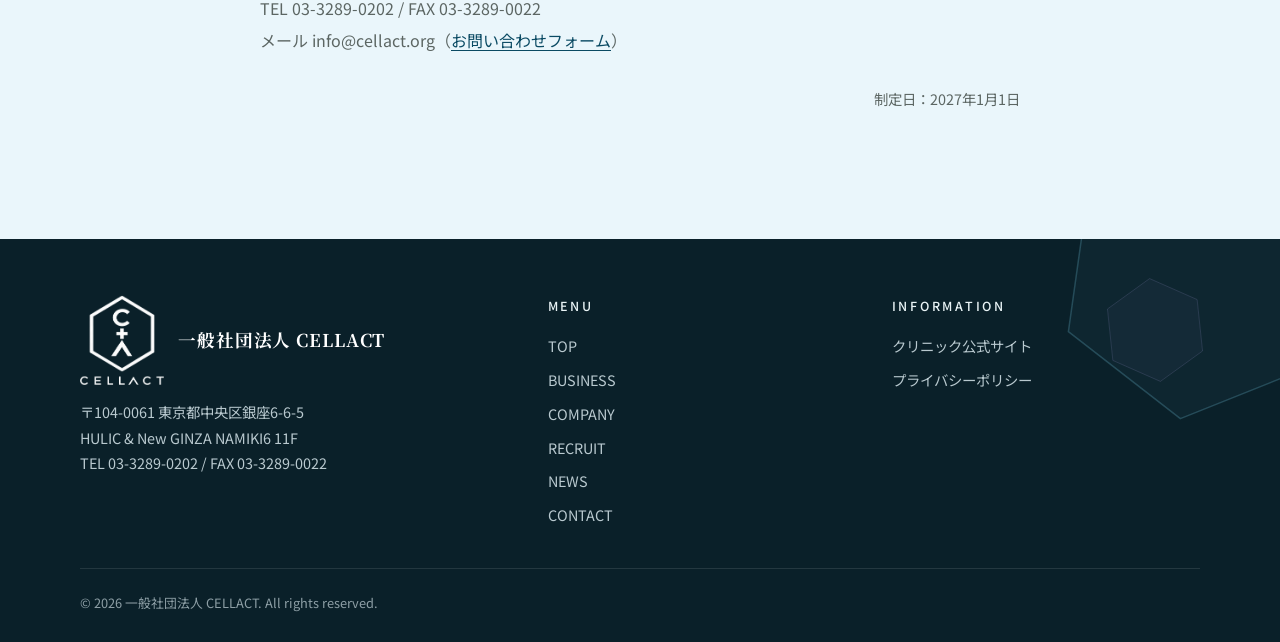
<file: site/privacy.html>
<!DOCTYPE html>
<html lang="ja">
<head>
<meta charset="UTF-8">
<meta name="viewport" content="width=device-width, initial-scale=1">
<title>プライバシーポリシー | 一般社団法人 CELLACT</title>
<meta name="description" content="一般社団法人 CELLACT のプライバシーポリシー。">

<link rel="canonical" href="https://cellact.org/privacy.html">
<meta property="og:type" content="website">
<meta property="og:site_name" content="一般社団法人 CELLACT">
<meta property="og:title" content="プライバシーポリシー | 一般社団法人 CELLACT">
<meta property="og:description" content="一般社団法人 CELLACT のプライバシーポリシー。">
<meta property="og:image" content="https://cellact.org/images/hero_top.webp">
<meta property="og:locale" content="ja_JP">
<meta name="twitter:card" content="summary_large_image">
<meta name="theme-color" content="#0f6b86">
<link rel="icon" href="images/cellact_logo.png?v=151" type="image/png">
<link rel="preconnect" href="https://fonts.googleapis.com">
<link rel="preconnect" href="https://fonts.gstatic.com" crossorigin>
<link rel="stylesheet" href="https://fonts.googleapis.com/css2?family=Noto+Sans+JP:wght@400;500&amp;family=Noto+Serif+JP:wght@500;600&amp;display=swap">
<link rel="stylesheet" href="styles.css?v=1792831023">
<script>document.documentElement.classList.add('js')</script>

</head>
<body>
<a class="skip" href="#main">本文へスキップ</a>
<header class="site-header">
<div class="container">
<a class="brand" href="index.html" aria-label="一般社団法人 CELLACT トップへ"><img src="images/cellact_logo.png?v=151" alt="" width="62" height="66"><span>一般社団法人 CELLACT<small>REGENERATIVE MEDICINE</small></span></a>
<button class="menu-btn" aria-expanded="false" aria-controls="gnav" aria-label="メニュー"><span></span></button>
<nav class="gnav" id="gnav" aria-label="メインメニュー"><ul><li><a href="index.html">TOP</a></li><li><a href="business.html">BUSINESS</a></li><li><a href="company.html">COMPANY</a></li><li><a href="recruit.html">RECRUIT</a></li><li><a href="news-archive.html">NEWS</a></li><li><a class="nav-cta" href="contact.php">CONTACT</a></li></ul></nav>
</div>
</header>
<section class="page-hero">
<div class="hero-bg"><img src="images/hero65_privacy.webp?v=17" alt="" width="2600" height="400" style="object-position:50% 50%;--mpos:40% 50%"></div>
<div class="container" data-en="PRIVACY"><p class="eyebrow">PRIVACY</p><h1>プライバシーポリシー</h1><nav class="breadcrumb" aria-label="パンくず"><a href="index.html">TOP</a> &gt; プライバシーポリシー</nav></div>
</section>
<main id="main"><section class="section"><div class="container-narrow prose">
<!-- 公開前に法務確認のうえ、内容を最終化してください -->
<p>一般社団法人 CELLACT（以下「当法人」）は、お問い合わせ・採用に関するご連絡などを通じてお預かりする個人情報の重要性を認識し、個人情報の保護に関する法律（個人情報保護法）その他の関係法令を遵守して、以下の方針に基づき適切に取り扱います。</p>
<h2>1. 個人情報の定義</h2><p>個人情報とは、個人情報保護法に定める、生存する個人に関する情報で、氏名、電話番号、メールアドレスなどにより特定の個人を識別できるものをいいます。</p>
<h2>2. 取得する情報</h2><p>当法人は、本サイトのお問い合わせフォームを通じて、次の情報を取得します。</p>
<ul><li>お名前</li><li>電話番号</li><li>メールアドレス</li><li>お問い合わせの内容</li></ul>
<p>あわせて、フォームの不正利用を防ぐために必要な範囲で、送信時刻やアクセスに関する技術情報を一時的に取り扱うことがあります。なお、お問い合わせの際、病状や既往歴などの要配慮個人情報のご記入は、お控えください。診療に関するご相談は、クリニックの窓口（<a href="https://cellact.jp/" target="_blank" rel="noopener">cellact.jp</a>）へお願いいたします。</p>
<h2>3. 利用目的</h2><p>取得した個人情報は、次の目的の範囲内で利用します。</p>
<ul><li>お問い合わせへの回答、およびご連絡のため</li><li>採用に関するご案内、および連絡のため</li><li>当法人の事業に関する連絡や、ご案内のため</li><li>サービス向上のための、問い合わせ内容の分析のため（個人を特定できない形で行います）</li></ul>
<h2>4. 利用目的の変更</h2><p>利用目的は、変更前の目的と関連性を有すると合理的に認められる範囲でのみ変更します。変更する場合は、本ページへの掲載などにより、お知らせします。</p>
<h2>5. 第三者への提供</h2><p>当法人は、次の場合を除き、ご本人の同意なく個人情報を第三者へ提供しません。</p>
<ul><li>法令に基づく場合</li><li>人の生命、身体、または財産の保護のために必要で、ご本人の同意を得ることが困難な場合</li><li>公衆衛生の向上、または児童の健全な育成のために特に必要で、ご本人の同意を得ることが困難な場合</li><li>国の機関、もしくは地方公共団体などが法令の定める事務を遂行することに協力する必要がある場合</li></ul>
<h2>6. 業務委託</h2><p>利用目的の達成に必要な範囲で、個人情報の取り扱いを外部に委託することがあります。その場合は、委託先との間で秘密保持などを定め、適切に監督します。</p>
<h2>7. 安全管理措置</h2><p>個人情報への不正アクセス、紛失、破壊、改ざん、漏えいなどを防止するため、組織的、人的、物理的、技術的な安全管理措置を講じます。お問い合わせフォームの通信は、暗号化（SSL/TLS）して行います。</p>
<h2>8. 保管期間</h2><p>お預かりした個人情報は、利用目的の達成に必要な期間に限って保管し、不要となったときは、速やかに、かつ安全な方法で削除、または廃棄します。</p>
<h2>9. Cookie（クッキー）について</h2><p>本サイトのお問い合わせフォームでは、不正な送信を防ぐために、セッション用の Cookie を使用します。この Cookie から、個人を特定する情報を取得することはありません。ブラウザの設定で Cookie を無効にすると、フォームが正しく動作しない場合があります。</p>
<h2>10. 外部サービスの利用</h2><p>本サイトでは、地図表示に Google マップ、フォント配信に Google Fonts を利用しています。これらの利用により、閲覧情報などが各提供事業者に送信される場合があります。その取り扱いは、各事業者のプライバシーポリシーに従います。また、本サイトからリンクする外部サイトでの個人情報の取り扱いについて、当法人は責任を負いません。</p>
<h2>11. 開示・訂正・利用停止などのご請求</h2><p>ご本人から、保有個人データの開示、訂正、追加、削除、利用停止などのご請求があった場合は、ご本人であることを確認したうえで、法令に従い、遅滞なく対応します。下記の窓口までご連絡ください。</p>
<h2>12. プライバシーポリシーの変更</h2><p>当法人は、法令の改正や、取り扱いの見直しにあわせて、本ポリシーを変更することがあります。変更後の内容は、本ページに掲載した時点から効力を生じます。</p>
<h2>13. お問い合わせ窓口</h2>
<p>一般社団法人 CELLACT<br>〒104-0061 東京都中央区銀座6-6-5 HULIC &amp; New GINZA NAMIKI6 11F<br>TEL 03-3289-0202 / FAX 03-3289-0022<br>メール info@cellact.org（<a href="contact.php">お問い合わせフォーム</a>）</p>
<p class="sub-note">制定日：2027年1月1日</p>
</div></section></main><footer class="site-footer">
<div class="container">
<div class="footer-grid">
<div>
<a class="footer-brand" href="index.html"><img src="images/cellact_logo_white.png?v=151" alt="" width="72" height="76"><b>一般社団法人 CELLACT</b></a>
<address>〒104-0061 東京都中央区銀座6-6-5<br>HULIC &amp; New GINZA NAMIKI6 11F<br>TEL <a href="tel:0332890202">03-3289-0202</a> / FAX 03-3289-0022</address>
</div>
<div><h4>MENU</h4><ul><li><a href="index.html">TOP</a></li><li><a href="business.html">BUSINESS</a></li><li><a href="company.html">COMPANY</a></li><li><a href="recruit.html">RECRUIT</a></li><li><a href="news-archive.html">NEWS</a></li><li><a href="contact.php">CONTACT</a></li></ul></div>
<div><h4>INFORMATION</h4><ul><li><a href="https://cellact.jp/" target="_blank" rel="noopener noreferrer">クリニック公式サイト</a></li><li><a href="privacy.html">プライバシーポリシー</a></li></ul></div>
</div>
<div class="copy"><span>&copy; 2026 一般社団法人 CELLACT. All rights reserved.</span></div>
</div>
</footer>
<script src="script.js?v=1792831023" defer></script>
</body>
</html>
</file>
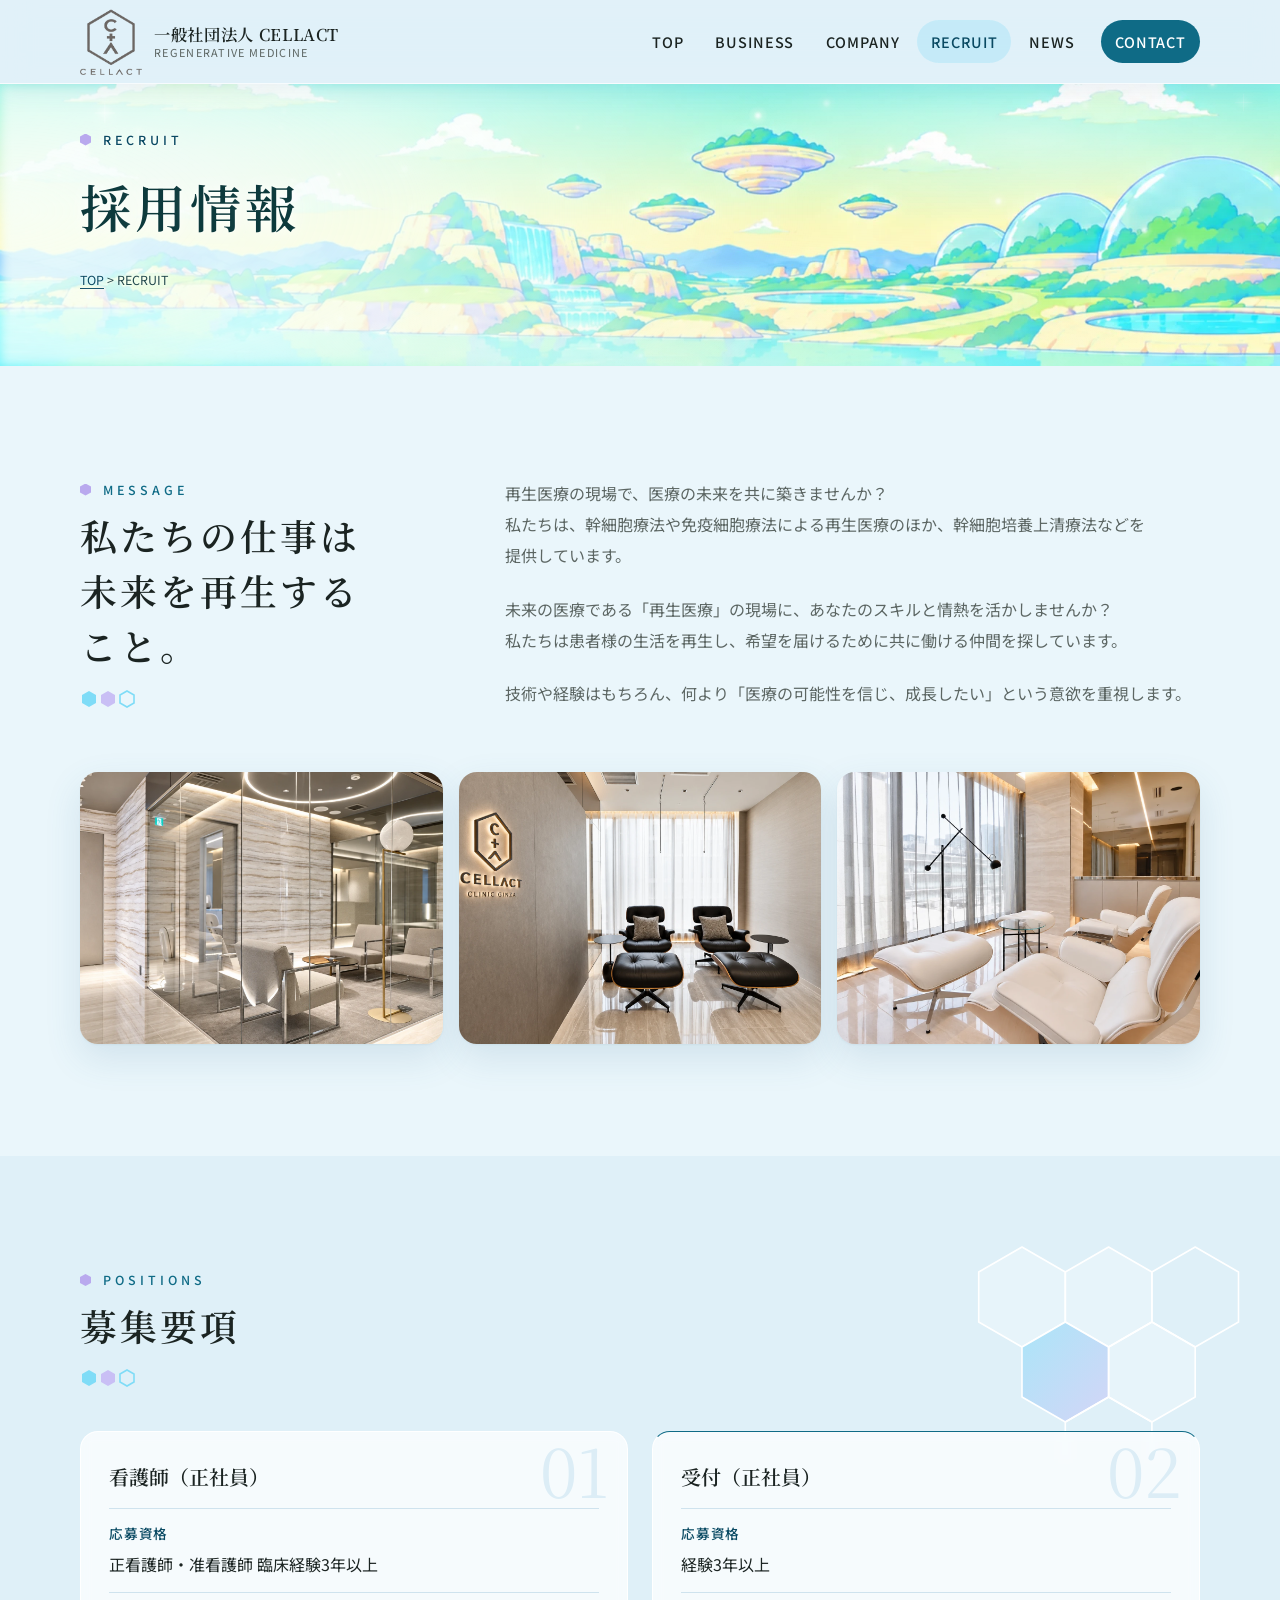
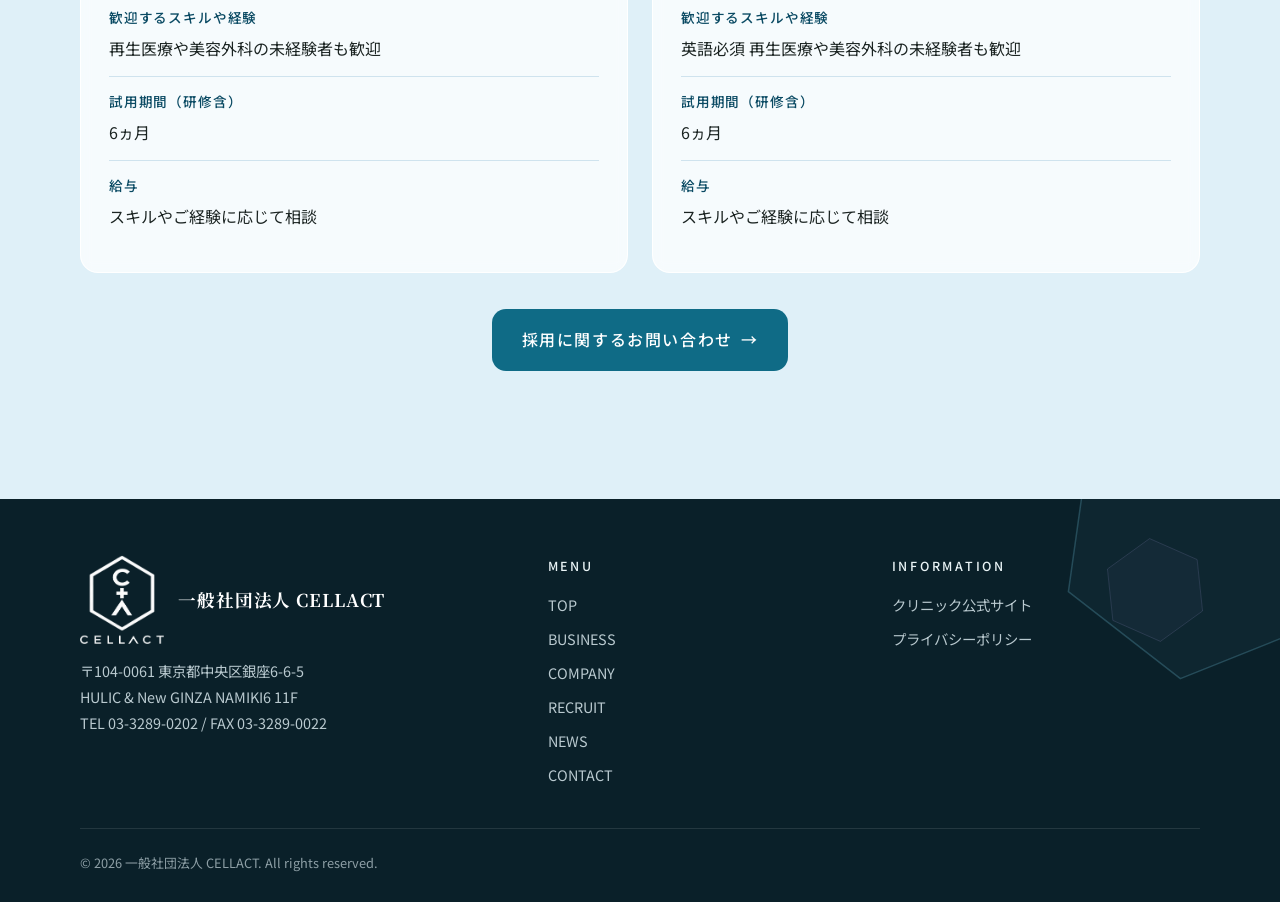
<file: site/recruit.html>
<!DOCTYPE html>
<html lang="ja">
<head>
<meta charset="UTF-8">
<meta name="viewport" content="width=device-width, initial-scale=1">
<title>RECRUIT | 一般社団法人 CELLACT</title>
<meta name="description" content="再生医療の現場で、医療の未来を共に築きませんか。看護師・受付スタッフの募集要項。">

<link rel="canonical" href="https://cellact.org/recruit.html">
<meta property="og:type" content="website">
<meta property="og:site_name" content="一般社団法人 CELLACT">
<meta property="og:title" content="RECRUIT | 一般社団法人 CELLACT">
<meta property="og:description" content="再生医療の現場で、医療の未来を共に築きませんか。看護師・受付スタッフの募集要項。">
<meta property="og:image" content="https://cellact.org/images/hero_recruit.webp">
<meta property="og:locale" content="ja_JP">
<meta name="twitter:card" content="summary_large_image">
<meta name="theme-color" content="#0f6b86">
<link rel="icon" href="images/cellact_logo.png?v=151" type="image/png">
<link rel="preconnect" href="https://fonts.googleapis.com">
<link rel="preconnect" href="https://fonts.gstatic.com" crossorigin>
<link rel="stylesheet" href="https://fonts.googleapis.com/css2?family=Noto+Sans+JP:wght@400;500&amp;family=Noto+Serif+JP:wght@500;600&amp;display=swap">
<link rel="stylesheet" href="styles.css?v=1792831023">
<script>document.documentElement.classList.add('js')</script>

</head>
<body>
<a class="skip" href="#main">本文へスキップ</a>
<header class="site-header">
<div class="container">
<a class="brand" href="index.html" aria-label="一般社団法人 CELLACT トップへ"><img src="images/cellact_logo.png?v=151" alt="" width="62" height="66"><span>一般社団法人 CELLACT<small>REGENERATIVE MEDICINE</small></span></a>
<button class="menu-btn" aria-expanded="false" aria-controls="gnav" aria-label="メニュー"><span></span></button>
<nav class="gnav" id="gnav" aria-label="メインメニュー"><ul><li><a href="index.html">TOP</a></li><li><a href="business.html">BUSINESS</a></li><li><a href="company.html">COMPANY</a></li><li><a href="recruit.html" aria-current="page">RECRUIT</a></li><li><a href="news-archive.html">NEWS</a></li><li><a class="nav-cta" href="contact.php">CONTACT</a></li></ul></nav>
</div>
</header>
<section class="page-hero">
<div class="hero-bg"><img src="images/hero65_recruit.webp?v=17" alt="" width="2600" height="400" style="object-position:50% 50%;--mpos:40% 50%"></div>
<div class="container" data-en="RECRUIT"><p class="eyebrow">RECRUIT</p><h1>採用情報</h1><nav class="breadcrumb" aria-label="パンくず"><a href="index.html">TOP</a> &gt; RECRUIT</nav></div>
</section>
<main id="main"><section class="section"><div class="container split"><div class="split-head"><div class="section-head reveal"><p class="eyebrow">MESSAGE</p><h2 class="section-title">私たちの仕事は未来を再生すること。</h2></div></div>
<div class="reveal message"><p>再生医療の現場で、医療の未来を共に築きませんか？<br>私たちは、幹細胞療法や免疫細胞療法による再生医療のほか、幹細胞培養上清療法などを提供しています。</p>
<p>未来の医療である「再生医療」の現場に、あなたのスキルと情熱を活かしませんか？<br>私たちは患者様の生活を再生し、希望を届けるために共に働ける仲間を探しています。</p>
<p>技術や経験はもちろん、何より「医療の可能性を信じ、成長したい」という意欲を重視します。</p></div></div>
<div class="container"><div class="photo-row reveal"><img src="images/photo_glass2.webp" alt="ガラス張りの待合スペース" loading="lazy" width="1536" height="1024"><img src="images/photo_logo.webp" alt="CELLACT CLINIC GINZAのエントランス" loading="lazy" width="1536" height="1024"><img src="images/photo_window.webp" alt="大きな窓のあるラウンジ" loading="lazy" width="1672" height="941"></div></div></section>
<section class="section tint"><div class="container"><div class="section-head reveal"><p class="eyebrow">POSITIONS</p><h2 class="section-title">募集要項</h2></div><div class="positions"><article class="position reveal"><h3>看護師（正社員）</h3><dl><div><dt>応募資格</dt><dd>正看護師・准看護師 臨床経験3年以上</dd></div><div><dt>歓迎するスキルや経験</dt><dd>再生医療や美容外科の未経験者も歓迎</dd></div><div><dt>試用期間（研修含）</dt><dd>6ヵ月</dd></div><div><dt>給与</dt><dd>スキルやご経験に応じて相談</dd></div></dl></article><article class="position reveal"><h3>受付（正社員）</h3><dl><div><dt>応募資格</dt><dd>経験3年以上</dd></div><div><dt>歓迎するスキルや経験</dt><dd>英語必須 再生医療や美容外科の未経験者も歓迎</dd></div><div><dt>試用期間（研修含）</dt><dd>6ヵ月</dd></div><div><dt>給与</dt><dd>スキルやご経験に応じて相談</dd></div></dl></article></div>
<p style="text-align:center;margin-top:36px"><a class="btn btn-teal" href="contact.php?purpose=recruit">採用に関するお問い合わせ <span class="arrow" aria-hidden="true">→</span></a></p></div></section></main><footer class="site-footer">
<div class="container">
<div class="footer-grid">
<div>
<a class="footer-brand" href="index.html"><img src="images/cellact_logo_white.png?v=151" alt="" width="72" height="76"><b>一般社団法人 CELLACT</b></a>
<address>〒104-0061 東京都中央区銀座6-6-5<br>HULIC &amp; New GINZA NAMIKI6 11F<br>TEL <a href="tel:0332890202">03-3289-0202</a> / FAX 03-3289-0022</address>
</div>
<div><h4>MENU</h4><ul><li><a href="index.html">TOP</a></li><li><a href="business.html">BUSINESS</a></li><li><a href="company.html">COMPANY</a></li><li><a href="recruit.html">RECRUIT</a></li><li><a href="news-archive.html">NEWS</a></li><li><a href="contact.php">CONTACT</a></li></ul></div>
<div><h4>INFORMATION</h4><ul><li><a href="https://cellact.jp/" target="_blank" rel="noopener noreferrer">クリニック公式サイト</a></li><li><a href="privacy.html">プライバシーポリシー</a></li></ul></div>
</div>
<div class="copy"><span>&copy; 2026 一般社団法人 CELLACT. All rights reserved.</span></div>
</div>
</footer>
<script src="script.js?v=1792831023" defer></script>
</body>
</html>
</file>
<file: site/styles.css>
/* N2 Cell Act corporate site — renewal 2026 */
:root {
  --ink: #1b2422;
  --ink-soft: #5c6663;
  --line: #e2e6e3;
  --bg: #ffffff;
  --bg-tint: #f1f7fb;
  --bg-warm: #e7f1f8;
  --teal: #0f6b86;
  --teal-deep: #0a4a63;
  --teal-pale: #dcedf6;
  --peach: #7fc3ea;
  --peach-deep: #11a38e;
  --radius: 10px;
  --subhero-h: clamp(240px, 22vw, 420px);   /* height of sub-page heroes on wide screens (original) */
  --subhero-zoom: 1;                      /* wide screens: enlargement of the picture (room for the sideways glide); 1 = whole picture width */
  --subhero-zoom-sp: 1;                    /* phones */
  --shadow: 0 1px 2px rgba(10,74,99,.06), 0 10px 28px rgba(10,74,99,.08);
  --serif: "Noto Serif JP", "Hiragino Mincho ProN", "Yu Mincho", serif;
  --sans: "Noto Sans JP", "Hiragino Sans", "Yu Gothic", system-ui, sans-serif;
  --header-h: 84px;
}
@media (prefers-color-scheme: dark) { :root { color-scheme: light; } }

*, *::before, *::after { box-sizing: border-box; }
html { scroll-behavior: smooth; scroll-padding-top: calc(var(--header-h) + 16px); }
body { word-break: auto-phrase; text-wrap: pretty; margin: 0; font-family: var(--sans); color: var(--ink); background: var(--bg); line-height: 1.9; font-size: 16px; -webkit-font-smoothing: antialiased; }
img { max-width: 100%; height: auto; display: block; }
a { color: var(--teal-deep); text-underline-offset: 3px; }
a:hover { color: var(--peach-deep); }
:focus-visible { outline: 3px solid var(--peach); outline-offset: 3px; border-radius: 4px; }
.skip { position: absolute; left: -999px; top: 8px; background: var(--ink); color: #fff; padding: 8px 14px; border-radius: 8px; z-index: 100; }
.skip:focus { left: 8px; }

.container { width: min(1120px, 100% - 40px); margin-inline: auto; }
.container-narrow { width: min(760px, 100% - 40px); margin-inline: auto; }

/* ---------- Header ---------- */
.site-header { position: sticky; top: 0; z-index: 50; height: var(--header-h); background: rgba(255,255,255,.88); backdrop-filter: blur(12px); -webkit-backdrop-filter: blur(12px); border-bottom: 1px solid var(--line); }
.site-header .container { height: 100%; display: flex; align-items: center; justify-content: space-between; gap: 16px; }
.brand { display: flex; align-items: center; gap: 12px; text-decoration: none; color: var(--ink); }
.brand img { width: 62px; height: 66px; object-fit: contain; }
.brand span { font-family: var(--serif); font-weight: 600; font-size: 1.02rem; letter-spacing: .04em; line-height: 1.3; }
.brand small { display: block; font-family: var(--sans); font-weight: 400; font-size: .68rem; letter-spacing: .12em; color: var(--ink-soft); }
.gnav ul { list-style: none; display: flex; gap: 4px; margin: 0; padding: 0; align-items: center; }
.gnav a { display: block; padding: 8px 14px; border-radius: 999px; text-decoration: none; color: var(--ink); font-size: .9rem; font-weight: 500; letter-spacing: .06em; }
.gnav a:hover, .gnav a[aria-current="page"] { background: var(--teal-pale); color: var(--teal-deep); }
.gnav a.nav-cta { background: var(--teal); color: #fff; margin-left: 8px; }
.gnav a.nav-cta:hover { background: var(--teal-deep); color: #fff; }
.menu-btn { display: none; width: 44px; height: 44px; border: 1px solid var(--line); background: #fff; border-radius: 12px; cursor: pointer; padding: 0; }
.menu-btn span, .menu-btn span::before, .menu-btn span::after { display: block; width: 20px; height: 2px; background: var(--ink); margin: auto; position: relative; transition: .25s; }
.menu-btn span::before, .menu-btn span::after { content: ""; position: absolute; left: 0; }
.menu-btn span::before { top: -6px; } .menu-btn span::after { top: 6px; }
.menu-btn[aria-expanded="true"] span { background: transparent; }
.menu-btn[aria-expanded="true"] span::before { top: 0; transform: rotate(45deg); }
.menu-btn[aria-expanded="true"] span::after { top: 0; transform: rotate(-45deg); }

/* ---------- Hero ---------- */
.hero { position: relative; min-height: clamp(520px, 52vw, calc(100vh - var(--header-h))); display: grid; align-items: end; color: #fff; overflow: hidden; isolation: isolate; }
.hero-bg { position: absolute; inset: 0; z-index: -2; }
.hero-bg img { width: 100%; height: 100%; object-fit: cover; object-position: 50% 62%; }
.hero::after { content: ""; position: absolute; inset: 0; z-index: -1; background: linear-gradient(90deg, rgba(240,252,248,.55), rgba(240,252,248,0) 55%); }
.hero-inner { padding-block: 120px 64px; }
.hero-eyebrow { font-size: .8rem; letter-spacing: .3em; font-weight: 500; margin: 0 0 18px; opacity: .92; }
.hero h1 { font-family: var(--serif); font-weight: 600; font-size: clamp(1.45rem, 4.2vw, 3rem); line-height: 1.5; letter-spacing: .06em; margin: 0 0 18px; text-shadow: 0 2px 24px rgba(8,24,18,.35); }
.hero-sub { margin: 0 0 34px; letter-spacing: .08em; font-size: clamp(.9rem, 2vw, 1.1rem); opacity: .95; }
.hero-actions { display: flex; flex-wrap: wrap; gap: 12px; }
.scroll-hint { position: absolute; right: 28px; bottom: 28px; font-size: .7rem; letter-spacing: .3em; writing-mode: vertical-rl; opacity: .85; }
.scroll-hint::after { content: ""; display: block; width: 1px; height: 48px; background: #fff; margin: 10px auto 0; animation: pulse 2s infinite; }
@keyframes pulse { 0%,100% { opacity: .3; } 50% { opacity: 1; } }

.page-hero { position: relative; color: #fff; isolation: isolate; overflow: hidden; }
.page-hero .hero-bg img { animation: none; }
.page-hero::after { content: ""; position: absolute; inset: 0; z-index: -1; background: linear-gradient(90deg, rgba(6,52,58,.42), rgba(6,52,58,.10) 55%, transparent); }
.page-hero .container { padding-block: 96px 72px; position: relative; }
.page-hero .container::after { content: attr(data-en); position: absolute; right: 0; bottom: -18px; font-family: var(--serif); font-size: clamp(3rem, 12vw, 9rem); line-height: 1; letter-spacing: .06em; color: rgba(255,255,255,.12); pointer-events: none; white-space: nowrap; }
.page-hero .eyebrow { color: #fff; opacity: .9; }
.page-hero h1 { font-family: var(--serif); font-weight: 600; font-size: clamp(1.9rem, 5vw, 3.2rem); letter-spacing: .08em; margin: 6px 0 0; }
.breadcrumb { font-size: .78rem; margin-top: 14px; opacity: .9; }
.breadcrumb a { color: #fff; }

/* ---------- Buttons ---------- */
.btn { display: inline-flex; align-items: center; justify-content: center; gap: 8px; padding: 14px 30px; min-height: 48px; border-radius: 999px; border: 2px solid transparent; font: inherit; font-weight: 500; letter-spacing: .08em; text-decoration: none; cursor: pointer; transition: transform .2s, background .2s, color .2s, box-shadow .2s; }
.btn:hover { transform: translateY(-2px); }
.btn-primary { background: var(--teal); color: #fff; box-shadow: 0 8px 20px rgba(10,74,99,.30); }
.btn-primary:hover { background: var(--teal-deep); color: #fff; }
.hero .btn-primary, .cta .btn-primary { background: #fff; color: var(--teal-deep); box-shadow: 0 8px 24px rgba(8,24,18,.25); }
.hero .btn-primary:hover, .cta .btn-primary:hover { background: var(--teal-pale); color: var(--teal-deep); }
.btn-ghost { border-color: rgba(255,255,255,.85); color: #fff; }
.btn-ghost:hover { background: #fff; color: var(--teal-deep); }
.btn-teal { background: var(--teal); color: #fff; }
.btn-teal:hover { background: var(--teal-deep); color: #fff; }
.btn-line { border-color: var(--teal); color: var(--teal-deep); background: #fff; }
.btn-line:hover { background: var(--teal-pale); color: var(--teal-deep); }
.btn .arrow { transition: transform .2s; } .btn:hover .arrow { transform: translateX(4px); }

/* ---------- Sections ---------- */
.section { padding-block: clamp(64px, 10vw, 112px); }
.section.tint { background: var(--bg-tint); }
.section.warm { background: var(--bg-warm); }
.eyebrow { color: var(--teal); font-size: .78rem; letter-spacing: .32em; font-weight: 500; margin: 0; }
.section-head { margin-bottom: 44px; }
.section-head.center { text-align: center; }
.section-title { font-family: var(--serif); font-weight: 600; font-size: clamp(1.6rem, 3.6vw, 2.3rem); letter-spacing: .08em; line-height: 1.5; margin: 6px 0 0; }
.section-title::after { content: ""; display: block; width: 44px; height: 3px; border-radius: 3px; background: var(--peach); margin-top: 16px; }
.center .section-title::after { margin-inline: auto; }
.lead { color: var(--ink-soft); max-width: 46em; }
.center .lead { margin-inline: auto; }

.philosophy { text-align: center; }
.philosophy .statement { font-family: var(--serif); font-size: clamp(1.15rem, 2.6vw, 1.55rem); line-height: 2.1; letter-spacing: .08em; margin: 0 auto; max-width: 30em; }
.philosophy .statement strong { background: linear-gradient(transparent 62%, rgba(127,195,234,.38) 62%); font-weight: 600; }
.philosophy p.body { color: var(--ink-soft); max-width: 40em; margin: 28px auto 0; text-align: left; text-wrap: pretty; }

/* facts */
.facts { display: grid; grid-template-columns: repeat(4, 1fr); gap: 18px; margin-top: 56px; }
.fact { background: #fff; border: 1px solid var(--line); border-radius: var(--radius); padding: 24px 18px; text-align: center; box-shadow: var(--shadow); }
.fact b { display: block; font-family: var(--serif); font-size: 2.1rem; color: var(--teal-deep); line-height: 1.2; }
.fact b small { font-size: .9rem; margin-left: 2px; }
.fact span { font-size: .84rem; color: var(--ink-soft); line-height: 1.6; display: block; margin-top: 6px; }

/* services */
.service-list { display: grid; gap: 28px; grid-template-columns: repeat(3, 1fr); }
.service-card { background: #fff; border-radius: var(--radius); overflow: hidden; box-shadow: var(--shadow); display: flex; flex-direction: column; transition: transform .25s, box-shadow .25s; }
.service-card:hover { transform: translateY(-6px); box-shadow: 0 18px 40px rgba(10,74,99,.16); }
.service-card .thumb { aspect-ratio: 16/10; overflow: hidden; }
.service-card .thumb img { width: 100%; height: 100%; object-fit: cover; transition: transform .6s; }
.service-card:hover .thumb img { transform: scale(1.06); }
.service-card .body { padding: 24px 24px 28px; display: flex; flex-direction: column; gap: 8px; flex: 1; }
.service-card .en { font-size: .7rem; letter-spacing: .2em; color: var(--peach-deep); font-weight: 500; }
.service-card h3 { font-family: var(--serif); font-size: 1.3rem; margin: 0; letter-spacing: .06em; }
.service-card p { margin: 0; font-size: .92rem; color: var(--ink-soft); }
.more { margin-top: auto; padding-top: 10px; font-weight: 500; font-size: .9rem; text-decoration: none; }
.more::after { content: " →"; }

/* service detail */
.service-detail { display: grid; grid-template-columns: 1fr 1fr; gap: 48px; align-items: center; padding-block: 48px; }
.service-detail + .service-detail { border-top: 1px solid var(--line); }
.service-detail:nth-child(even) .sd-media { order: 2; }
.sd-media img { border-radius: var(--radius); box-shadow: var(--shadow); width: 100%; aspect-ratio: 16/10; object-fit: cover; }
.sd-text h2 { font-family: var(--serif); font-size: 1.6rem; letter-spacing: .06em; margin: 4px 0 14px; }
.sd-text p { color: var(--ink-soft); margin: 0 0 12px; }

/* network */
.network { display: grid; grid-template-columns: repeat(4, 1fr); gap: 16px; list-style: none; padding: 0; margin: 0; }
.network li { background: #fff; border: 1px solid var(--line); border-radius: var(--radius); padding: 22px 18px; text-align: center; font-weight: 500; }
.network li small { display: block; color: var(--ink-soft); font-weight: 400; font-size: .78rem; margin-top: 4px; }
.network li::before { content: ""; display: block; width: 10px; height: 10px; border-radius: 50%; background: var(--peach); margin: 0 auto 12px; box-shadow: 0 0 0 5px rgba(127,195,234,.26); }

/* news */
.news-list { list-style: none; margin: 0; padding: 0; border-top: 1px solid var(--line); }
.news-list li { border-bottom: 1px solid var(--line); }
.news-list a { display: grid; grid-template-columns: 100px 140px 1fr 24px; gap: 16px; align-items: center; padding: 20px 8px; text-decoration: none; color: var(--ink); transition: background .2s; }
.news-list a:hover { background: var(--bg-tint); }
.news-list time { color: var(--ink-soft); font-size: .88rem; font-variant-numeric: tabular-nums; }
.tag { display: inline-block; white-space: nowrap; font-size: .72rem; letter-spacing: .08em; padding: 2px 12px; border-radius: 99px; background: var(--teal-pale); color: var(--teal-deep); text-align: center; font-weight: 500; }
.tag.warm { background: #e8ece7; color: #4a5a52; }
.news-list .chev { color: var(--teal); text-align: right; }

.article { background: #fff; }
.article-head { border-bottom: 1px solid var(--line); padding-bottom: 20px; margin-bottom: 28px; }
.article-meta { display: flex; gap: 14px; align-items: center; color: var(--ink-soft); font-size: .88rem; }
.article h1 { font-family: var(--serif); font-size: clamp(1.4rem, 3.4vw, 2rem); line-height: 1.6; margin: 10px 0 0; letter-spacing: .05em; }
.article-img { border-radius: var(--radius); margin-bottom: 28px; aspect-ratio: 16/9; object-fit: cover; width: 100%; box-shadow: var(--shadow); }
.article-body p { margin: 0 0 1.2em; }
.article-body ul { padding-left: 1.3em; margin: 0 0 1.4em; }
.article-body li { margin-bottom: .4em; }
.article-nav { display: flex; gap: 12px; flex-wrap: wrap; margin-top: 40px; }

/* company */
.about-grid { display: grid; gap: 22px; }
.about-card { background: #fff; border: 1px solid var(--line); border-left: 5px solid var(--teal); border-radius: var(--radius); padding: 28px 30px; box-shadow: var(--shadow); }
.about-card:nth-child(2) { border-left-color: var(--peach); }
.about-card h3 { font-family: var(--serif); font-size: 1.15rem; line-height: 1.7; margin: 0 0 10px; letter-spacing: .04em; }
.about-card p { margin: 0; color: var(--ink-soft); font-size: .95rem; }
.info-wrap { display: grid; grid-template-columns: 5fr 7fr; gap: 40px; align-items: start; }
.info-wrap img { border-radius: var(--radius); box-shadow: var(--shadow); width: 100%; aspect-ratio: 1; object-fit: cover; }
.info-table { margin: 0; border-top: 2px solid var(--teal); }
.info-table div { display: grid; grid-template-columns: 9em 1fr; gap: 16px; padding: 16px 4px; border-bottom: 1px solid var(--line); }
.info-table dt { font-weight: 500; color: var(--teal-deep); }
.info-table dd { margin: 0; }
.map { margin-top: 40px; border-radius: var(--radius); overflow: hidden; box-shadow: var(--shadow); aspect-ratio: 16/7; background: var(--bg-tint); }
.map iframe { width: 100%; height: 100%; border: 0; }

/* recruit */
.photo-row { display: grid; grid-template-columns: repeat(3, 1fr); gap: 16px; margin-top: 40px; }
.photo-row img { border-radius: var(--radius); aspect-ratio: 4/3; object-fit: cover; width: 100%; box-shadow: var(--shadow); }
.positions { display: grid; grid-template-columns: repeat(2, 1fr); gap: 24px; }
.position { background: #fff; border-radius: var(--radius); box-shadow: var(--shadow); padding: 28px; border-top: 5px solid var(--teal); }
.position:nth-child(2) { border-top-color: var(--peach); }
.position h3 { font-family: var(--serif); margin: 0 0 14px; font-size: 1.25rem; }
.position dl { margin: 0; }
.position dl div { padding: 12px 0; border-top: 1px solid var(--line); }
.position dt { font-size: .78rem; color: var(--teal-deep); font-weight: 500; letter-spacing: .06em; }
.position dd { margin: 2px 0 0; }

/* CTA */
.cta { position: relative; isolation: isolate; overflow: hidden; text-align: center; color: #fff; background: #0a4a63; }
.cta .section-title::after { margin-inline: auto; }
.cta .eyebrow::before { display: none; }
.cta p { max-width: 36em; margin: 14px auto 28px; opacity: .95; }
.cta .tel { font-family: var(--serif); font-size: 1.5rem; letter-spacing: .08em; margin-top: 22px; }
.cta .tel a { color: #fff; text-decoration: none; }

/* form */
.form-card { background: #fff; border-radius: var(--radius); box-shadow: var(--shadow); padding: clamp(24px, 5vw, 48px); border: 1px solid var(--line); }
.field { margin-bottom: 24px; }
.field > label, .field > .label { display: block; font-weight: 500; margin-bottom: 8px; }
.req { font-size: .7rem; background: var(--teal); color: #fff; border-radius: 4px; padding: 1px 8px; margin-left: 8px; vertical-align: 2px; }
.opt { font-size: .7rem; background: var(--line); color: var(--ink-soft); border-radius: 4px; padding: 1px 8px; margin-left: 8px; vertical-align: 2px; }
.field input[type=text], .field input[type=tel], .field input[type=email], .field select, .field textarea { width: 100%; font: inherit; padding: 13px 16px; border: 1.5px solid #c8d8da; border-radius: 12px; background: #fff; color: var(--ink); min-height: 48px; transition: border-color .2s, box-shadow .2s; }
.field textarea { min-height: 180px; resize: vertical; line-height: 1.7; }
.field input:focus, .field select:focus, .field textarea:focus { outline: none; border-color: var(--teal); box-shadow: 0 0 0 4px var(--teal-pale); }
.field input:user-invalid, .field textarea:user-invalid, .field select:user-invalid { border-color: #c0392b; }
.field .hint { font-size: .8rem; color: var(--ink-soft); margin-top: 6px; }
.two { display: grid; grid-template-columns: 1fr 1fr; gap: 12px; }
.agree { display: flex; gap: 10px; align-items: flex-start; font-size: .92rem; }
.agree input { width: 22px; height: 22px; margin-top: 4px; accent-color: var(--teal); flex: none; }
.hp { position: absolute; left: -9999px; width: 1px; height: 1px; overflow: hidden; }
.form-actions { display: flex; gap: 12px; flex-wrap: wrap; justify-content: center; margin-top: 32px; }
.notice { border-radius: 12px; padding: 16px 20px; margin-bottom: 24px; background: var(--bg-warm); border: 1px solid #d5dcd6; font-size: .92rem; }
.notice.error { background: #fdecea; border-color: #f2b8b2; color: #7a1f16; }
.notice ul { margin: 6px 0 0; padding-left: 1.2em; }
.confirm-table { width: 100%; border-collapse: collapse; margin-bottom: 8px; }
.confirm-table th, .confirm-table td { text-align: left; padding: 16px 8px; border-bottom: 1px solid var(--line); vertical-align: top; }
.confirm-table th { width: 11em; color: var(--teal-deep); font-weight: 500; }
.confirm-table td { white-space: pre-wrap; word-break: break-word; }
.steps { display: flex; justify-content: center; gap: 8px; list-style: none; padding: 0; margin: 0 0 32px; font-size: .82rem; flex-wrap: wrap; }
.steps li { padding: 4px 16px; border-radius: 99px; background: var(--line); color: var(--ink-soft); }
.steps li.on { background: var(--teal); color: #fff; }

.prose h2 { font-family: var(--serif); font-size: 1.2rem; margin: 2em 0 .6em; padding-left: 12px; border-left: 4px solid var(--peach); }
.prose p, .prose li { color: var(--ink-soft); }

/* ---------- Footer ---------- */
.site-footer { background: #0a3a38; color: #c9d9d1; padding-block: 56px 28px; }
.site-footer a { color: #c9d9d1; text-decoration: none; }
.site-footer a:hover { color: #fff; text-decoration: underline; }
.footer-grid { display: grid; grid-template-columns: 1.4fr 1fr 1fr; gap: 36px; }
.footer-brand { display: flex; align-items: center; gap: 14px; margin-bottom: 14px; }
.footer-brand img { width: 84px; height: auto; aspect-ratio: 788 / 840; object-fit: contain; }
.footer-brand b { font-family: var(--serif); font-size: 1.1rem; color: #fff; letter-spacing: .05em; }
.site-footer h4 { color: #fff; font-size: .78rem; letter-spacing: .22em; margin: 0 0 14px; font-weight: 500; }
.site-footer ul { list-style: none; padding: 0; margin: 0; display: grid; gap: 8px; font-size: .92rem; }
.site-footer address { font-style: normal; font-size: .9rem; line-height: 1.9; }
.copy { border-top: 1px solid rgba(255,255,255,.14); margin-top: 40px; padding-top: 22px; font-size: .78rem; opacity: .75; display: flex; justify-content: space-between; flex-wrap: wrap; gap: 8px; }

/* motion */
.progress { position: fixed; left: 0; top: 0; height: 3px; width: 100%; background: var(--peach); transform-origin: 0 50%; transform: scaleX(0); z-index: 60; pointer-events: none; }
.hero-fx { position: absolute; inset: 0; width: 100%; height: 100%; z-index: -1; pointer-events: none; }
.hero h1.chars .ch, .page-hero h1.chars .ch { display: inline-block; opacity: 0; transform: translateY(.6em); filter: blur(8px); animation: chIn .9s cubic-bezier(.2,.7,.2,1) forwards; }
@keyframes chIn { to { opacity: 1; transform: none; filter: blur(0); } }
.hero-bg img { will-change: transform; }
.service-card { --rx: 0deg; --ry: 0deg; --gx: 50%; --gy: 50%; transform: perspective(900px) rotateX(var(--rx)) rotateY(var(--ry)); position: relative; }
.service-card:hover { transform: perspective(900px) rotateX(var(--rx)) rotateY(var(--ry)) translateY(-6px); }
.service-card::after { content: ""; position: absolute; inset: 0; border-radius: inherit; pointer-events: none; opacity: 0; transition: opacity .3s; background: radial-gradient(260px circle at var(--gx) var(--gy), rgba(255,255,255,.35), transparent 60%); }
.service-card:hover::after { opacity: 1; }

/* reveal */
.js .reveal { opacity: 0; transform: translateY(24px); transition: opacity .8s ease, transform .8s ease; }
.js .reveal.in { opacity: 1; transform: none; }

/* ---------- Responsive ---------- */
@media (max-width: 960px) {
  .service-list { grid-template-columns: 1fr; max-width: 520px; margin-inline: auto; }
  .facts, .network { grid-template-columns: repeat(2, 1fr); }
  .service-detail, .info-wrap { grid-template-columns: 1fr; gap: 24px; }
  .service-detail:nth-child(even) .sd-media { order: 0; }
  .footer-grid { grid-template-columns: 1fr 1fr; } .footer-grid > :first-child { grid-column: 1 / -1; }
}
@media (max-width: 820px) {
  .menu-btn { display: block; }
  .gnav { position: fixed; inset: var(--header-h) 0 auto 0; background: #fff; border-bottom: 1px solid var(--line); box-shadow: var(--shadow); padding: 12px 20px 24px; display: none; max-height: calc(100vh - var(--header-h)); overflow: auto; }
  .gnav.open { display: block; }
  .gnav ul { flex-direction: column; align-items: stretch; gap: 2px; }
  .gnav a { padding: 14px 16px; border-radius: 12px; }
  .gnav a.nav-cta { margin: 10px 0 0; text-align: center; }
}
@media (max-width: 640px) {
  .hero h1 { letter-spacing: .03em; }
  :root { --header-h: 72px; }
  .brand span { font-size: .9rem; } .brand img { width: 50px; height: 54px; }
  .hero { min-height: 82vh; } .hero-inner { padding-block: 96px 56px; } .scroll-hint { display: none; }
  .hero-actions .btn { flex: 1 1 100%; }
  .positions, .photo-row, .two, .footer-grid { grid-template-columns: 1fr; }
  .news-list a { grid-template-columns: 1fr auto; gap: 6px 12px; }
  .news-list time { grid-column: 1; } .news-list .tag { grid-column: 2; grid-row: 1; justify-self: end; }
  .news-list .ttl { grid-column: 1 / -1; } .news-list .chev { display: none; }
  .info-table div { grid-template-columns: 1fr; gap: 2px; }
  .confirm-table th, .confirm-table td { display: block; width: 100%; padding: 6px 0; } .confirm-table th { border: 0; padding-top: 16px; }
  .map { aspect-ratio: 4/3; }
  .form-actions .btn { flex: 1 1 100%; }
}
@media (prefers-reduced-motion: reduce) {
  *, *::before, *::after { animation: none !important; transition: none !important; scroll-behavior: auto !important; }
  .js .reveal { opacity: 1; transform: none; }
}

.patient-box { background: var(--bg-tint); border: 1px solid var(--line); border-radius: var(--radius); padding: clamp(28px, 5vw, 44px); text-align: center; }
.patient-box p { color: var(--ink-soft); }
.patient-box .section-title::after { margin-inline: auto; }

/* ---- inner page layout ---- */
.split { display: grid; grid-template-columns: 4fr 8fr; gap: clamp(32px, 6vw, 88px); align-items: start; }
.split-head { position: sticky; top: calc(var(--header-h) + 32px); }
.split-head .section-head { margin-bottom: 0; }
.split .message p { margin: 0 0 1.4em; }
.about-grid { counter-reset: pt; gap: 0; }
.about-card { counter-increment: pt; background: transparent; border: 0; border-top: 1px solid var(--line); border-radius: 0; box-shadow: none; padding: 36px 0 44px 76px; position: relative; }
.about-card:last-child { border-bottom: 1px solid var(--line); }
.about-card::before { content: counter(pt, decimal-leading-zero); position: absolute; left: 0; top: 34px; font-family: var(--serif); font-size: 2.4rem; line-height: 1; color: var(--peach); }
.about-card h3 { font-size: 1.3rem; }
.about-card p { font-size: 1rem; }
.positions { counter-reset: ps; }
.position { counter-increment: ps; position: relative; overflow: hidden; }
.position::after { content: counter(ps, decimal-leading-zero); position: absolute; right: 18px; top: 4px; font-family: var(--serif); font-size: 4.2rem; color: var(--teal-pale); line-height: 1; z-index: 0; }
.position > * { position: relative; z-index: 1; }
.info-table { border-top: 1px solid var(--ink); }
.info-table dt { font-size: .86rem; letter-spacing: .08em; }
.news-list a { padding-block: 26px; }
.section-head .eyebrow::before { content: ""; display: inline-block; width: 28px; height: 1px; background: currentColor; vertical-align: middle; margin-right: 12px; }
.center .eyebrow::before { display: none; }
.page-hero .eyebrow::before { background: #fff; }
@media (max-width: 820px) {
  .split { grid-template-columns: 1fr; gap: 24px; } .split-head { position: static; }
  .about-card { padding: 28px 0 36px 0; } .about-card::before { position: static; display: block; margin-bottom: 8px; }
}

/* ---- shared card system: flat, hairline border, small radius, numbered, tinted illustrations ---- */
.service-list { counter-reset: svc; }
.service-card { counter-increment: svc; border: 1px solid var(--line); box-shadow: none; border-radius: var(--radius); }
.service-card:hover { box-shadow: var(--shadow); border-color: var(--peach); }
.service-card .thumb { position: relative; }
.service-card .thumb::before { content: counter(svc, decimal-leading-zero); position: absolute; left: 18px; bottom: 12px; z-index: 2; font-family: var(--serif); font-size: 1.9rem; line-height: 1; color: #fff; text-shadow: 0 1px 12px rgba(8,30,24,.45); }
.service-card .thumb::after, .sd-media::after { content: ""; position: absolute; inset: 0; background: linear-gradient(180deg, transparent 55%, rgba(8,30,24,.38)); pointer-events: none; }
.service-card .thumb img, .sd-media img { filter: saturate(1.05) brightness(1.03); }
.sd-media { position: relative; border-radius: var(--radius); overflow: hidden; box-shadow: var(--shadow); }
.sd-media img { border-radius: 0; box-shadow: none; }
.service-card .body { padding: 22px 24px 26px; }
.service-card .en { color: var(--teal); }
.service-card h3 { font-size: 1.2rem; }
.position, .form-card, .patient-box { box-shadow: none; border: 1px solid var(--line); }
.position { border-top: 3px solid var(--teal); }
.position:nth-child(2) { border-top-color: var(--teal); }
.position, .form-card { background: #fff; }

/* ---- typography normalisation ---- */
h1, h2, h3, h4 { font-weight: 600; }
.position h3 { font-weight: 600; }
p, dd { font-size: 1rem; line-height: 1.95; }
.article-body li, .prose li { line-height: 1.95; }
.message p, .about-card p, .sd-text p, .article-body p, .prose p { color: var(--ink-soft); }
.service-card p, .fact span, .hint, .news-list time, .breadcrumb, .copy, .site-footer address, .site-footer ul { line-height: 1.8; }
.service-card p { font-size: .92rem; }
.hint, .copy { font-size: .8rem; }
.site-footer address, .site-footer ul { font-size: .9rem; }
.position dd, .info-table dd { color: var(--ink); }

/* ---- type scale (final) ---- */
.service-card h3, .about-card h3, .position h3, .sd-text h2, .prose h2 { font-size: 1.25rem; line-height: 1.7; }
.info-table dt, .position dt { font-size: .85rem; }
.article-body li, .prose li { color: var(--ink-soft); }
.news-list .ttl { font-weight: 500; font-size: 1.05rem; }
.news-list time { font-size: .88rem; letter-spacing: .04em; }
.article-meta time { font-size: .88rem; letter-spacing: .04em; }
.article h1 { font-size: clamp(1.4rem, 3.4vw, 2rem); }

/* ---- hero: show the whole illustration on wide screens, blurred copy fills the sides ---- */
@media (min-width: 821px) {
  .hero { min-height: 0; aspect-ratio: 21 / 9; height: auto; align-items: end; }
  .hero-inner { padding-block: 72px; }
  .hero .hero-bg img { object-fit: cover; object-position: 50% 50%; }
}

.hero .hero-bg img { transform: scale(1.04); }
@media (max-width: 820px) { .hero .hero-bg img { object-position: 54% 50%; } }

.hero h1, .hero-sub, .hero-eyebrow { text-shadow: 0 1px 3px rgba(6,40,44,.45), 0 2px 22px rgba(6,40,44,.45); }

.hero-inner { position: relative; z-index: 1; }

.page-hero { width: 100%; height: clamp(240px, 22vw, 420px); display: flex; align-items: flex-end; }
.page-hero .container { width: min(1120px, 100% - 40px); margin-inline: auto; }
.page-hero .hero-bg img { height: 100%; }
.page-hero .hero-bg img { transform-origin: 50% 100%; transform: scale(1.04); }
.page-hero h1, .page-hero .eyebrow, .page-hero .breadcrumb { text-shadow: 0 1px 3px rgba(6,40,44,.4), 0 2px 18px rgba(6,40,44,.35); }

/* bright illustration: dark ink text */
.hero { color: var(--ink); }
.hero .hero-eyebrow { color: var(--teal-deep); opacity: 1; }
.hero h1 { color: #0d3a3c; text-shadow: none; }
.hero .hero-sub { color: #234a4c; text-shadow: none; opacity: 1; }
.hero h1, .hero-sub, .hero-eyebrow { text-shadow: none; }
.hero .btn-primary { background: var(--teal); color: #fff; box-shadow: 0 8px 20px rgba(10,74,99,.28); }
.hero .btn-primary:hover { background: var(--teal-deep); color: #fff; }
.hero .btn-ghost { border-color: var(--teal-deep); color: var(--teal-deep); background: rgba(255,255,255,.35); }
.hero .btn-ghost:hover { background: var(--teal-deep); color: #fff; }
.scroll-hint { color: var(--teal-deep); }
.scroll-hint::after { background: var(--teal-deep); }

/* copy sits in the open sky at the top of the hero */
.hero { align-items: start; }
.hero .hero-inner { padding-block: clamp(40px, 5.5vw, 104px) 48px; }
@media (min-width: 821px) { .hero { align-items: start; } .hero-inner { padding-block: clamp(40px, 5.5vw, 104px) 48px; } }
@media (max-width: 820px) { .hero .hero-inner { padding-block: 40px 0; } .hero .hero-actions .btn { flex: 1 1 100%; } }

/* headline stays in the sky; the buttons drop to the bottom edge */
.hero { align-items: stretch; }
.hero .hero-inner { display: flex; flex-direction: column; padding-block: clamp(40px, 5.5vw, 104px) clamp(32px, 4vw, 64px); }
.hero .hero-actions { margin-top: auto; }
.hero .hero-sub { margin-bottom: 0; }
@media (max-width: 820px) { .hero .hero-inner { padding-block: 40px 40px; } }

@media (max-width: 820px) { .hero h1 { font-size: 7.2vw; letter-spacing: .02em; line-height: 1.5; } .hero .hero-sub { font-size: 1.02rem; } }

/* legibility: feathered veil + soft halo behind the headline */
.hero .hero-inner::before { content: ""; position: absolute; z-index: -1; left: -9vw; top: -4%; width: min(62vw, 1000px); height: 66%; pointer-events: none;
  background: radial-gradient(ellipse at 38% 48%, rgba(247,255,251,.82) 0%, rgba(247,255,251,.58) 42%, rgba(247,255,251,0) 72%); filter: blur(6px); }
.hero h1, .hero .hero-sub, .hero .hero-eyebrow { text-shadow: 0 0 2px rgba(255,255,255,.95), 0 0 14px rgba(255,255,255,.85), 0 0 28px rgba(255,255,255,.6); }
@media (max-width: 820px) { .hero .hero-inner::before { left: -20vw; width: 140vw; height: 58%; } }
.page-hero .hero-bg img { transform-origin: 50% 50%; transform: scale(1.03); }
.page-hero.flip .hero-bg img { transform: scaleX(-1) scale(1.03); }

/* sub-page hero copy: same treatment as the top hero (upper-left, dark ink, feathered white veil) */
.page-hero { align-items: flex-start; color: var(--ink); }
.page-hero::after { background: transparent; }
.page-hero .container { padding-block: clamp(28px, 3.4vw, 60px) 24px; }
.page-hero .container::before { content: ""; position: absolute; z-index: -1; left: -8vw; top: -40%; width: min(60vw, 900px); height: 170%; pointer-events: none;
  background: radial-gradient(ellipse at 38% 45%, rgba(247,255,251,.84) 0%, rgba(247,255,251,.58) 42%, rgba(247,255,251,0) 72%); filter: blur(6px); }
.page-hero .container::after { color: rgba(15,107,134,.10); }
.page-hero .eyebrow { color: var(--teal-deep); opacity: 1; }
.page-hero .eyebrow::before { background: var(--teal-deep); }
.page-hero h1 { color: #0d3a3c; }
.page-hero .breadcrumb { color: #234a4c; opacity: 1; }
.page-hero .breadcrumb a { color: var(--teal-deep); }
.page-hero h1, .page-hero .eyebrow, .page-hero .breadcrumb { text-shadow: 0 0 2px rgba(255,255,255,.95), 0 0 14px rgba(255,255,255,.85), 0 0 28px rgba(255,255,255,.6); }
@media (max-width: 820px) { .page-hero .container::before { left: -20vw; width: 140vw; top: -30%; height: 150%; } }

/* no watermark; stronger veil */
.page-hero .container::after { content: none; }
.page-hero .container::before { left: -9vw; top: -50%; width: min(66vw, 1000px); height: 200%; filter: blur(8px);
  background: radial-gradient(ellipse at 36% 48%, rgba(247,255,251,.94) 0%, rgba(247,255,251,.74) 46%, rgba(247,255,251,0) 76%); }
.page-hero .hero-bg img { transform-origin: 50% 0%; }
.page-hero.flip .hero-bg img { transform-origin: 50% 0%; }

.service-card .thumb .thumb-fx, .sd-media .thumb-fx { position: absolute; inset: 0; width: 100%; height: 100%; z-index: 1; pointer-events: none; }

.sd-lead { font-family: var(--serif); font-size: 1.12rem; line-height: 1.9; color: var(--ink) !important; margin-bottom: 14px; }
.sd-points { margin: 22px 0 0; border-top: 1px solid var(--line); }
.sd-points div { display: grid; grid-template-columns: 8.5em 1fr; gap: 14px; padding: 12px 2px; border-bottom: 1px solid var(--line); }
.sd-points dt { font-size: .85rem; font-weight: 500; color: var(--teal-deep); letter-spacing: .06em; padding-top: 2px; }
.sd-points dd { margin: 0; color: var(--ink-soft); font-size: .96rem; line-height: 1.8; }
.sd-note { max-width: 46em; margin: 40px 0 0; font-size: .85rem; color: var(--ink-soft); line-height: 1.8; }
@media (max-width: 640px) { .sd-points div { grid-template-columns: 1fr; gap: 2px; } }

.safety-grid { display: grid; grid-template-columns: 5fr 6fr; gap: clamp(28px, 5vw, 72px); align-items: center; }
.safety-photo { margin: 0; border-radius: var(--radius); overflow: hidden; box-shadow: var(--shadow); aspect-ratio: 5 / 6; }
.safety-photo img { width: 100%; height: 100%; object-fit: cover; object-position: 40% 50%; }
@media (max-width: 820px) { .safety-grid { grid-template-columns: 1fr; } .safety-photo { aspect-ratio: 4 / 3; } }

.logo-meaning { display: grid; grid-template-columns: 4fr 6fr; gap: clamp(28px, 6vw, 88px); align-items: center; }
.lm-mark { background: #fff; border: 1px solid var(--line); border-radius: var(--radius); padding: clamp(28px, 5vw, 56px); display: grid; place-items: center; box-shadow: var(--shadow); }
.lm-mark img { width: min(300px, 80%); height: auto; }
.lm-lead { font-family: var(--serif); font-size: 1.3rem; line-height: 1.8; color: var(--ink) !important; margin: 0 0 12px; }
.lm-body > p { color: var(--ink-soft); }
.lm-legend { margin: 26px 0 0; border-top: 1px solid var(--line); }
.lm-legend div { display: grid; grid-template-columns: 6em 1fr; gap: 14px; padding: 13px 2px; border-bottom: 1px solid var(--line); align-items: baseline; }
.lm-legend dt { font-family: var(--serif); font-size: 1.15rem; color: var(--teal-deep); letter-spacing: .06em; }
.lm-legend dd { margin: 0; color: var(--ink-soft); font-size: .96rem; line-height: 1.8; }
.info-wrap img { object-position: 62% 50%; }
@media (max-width: 820px) { .logo-meaning { grid-template-columns: 1fr; } .logo-meaning .lm-body { display: contents; } .logo-meaning .lm-body > .section-head { order: -2; margin-bottom: 0; } .lm-mark { order: -1; max-width: 360px; } }
@media (max-width: 640px) { .lm-legend div { grid-template-columns: 1fr; gap: 2px; } }
.info-wrap { align-items: stretch; }
.info-wrap img { aspect-ratio: auto; height: 100%; min-height: 360px; object-position: 50% 45%; }
.info-wrap { align-items: start; }
.info-wrap img { height: auto; aspect-ratio: 1 / 1.1; min-height: 0; object-position: 50% 48%; }

.info-wrap { grid-template-columns: 7fr 5fr; align-items: start; }
.info-wrap img { width: 100%; height: auto; aspect-ratio: 4 / 3; object-fit: cover; object-position: 40% 50%; }
@media (max-width: 960px) { .info-wrap { grid-template-columns: 1fr; } }
.info-wrap img { object-position: 50% 50%; }
.info-wrap { grid-template-columns: 5fr 7fr; }
.info-wrap img { aspect-ratio: 1 / 1; object-position: 50% 50%; }
.info-wrap { grid-template-columns: 6fr 6fr; }
.info-wrap img { aspect-ratio: 1458 / 1228; object-position: 50% 50%; }

.lm-mark { position: relative; }
.lm-mark .capsule-svg { width: min(340px, 86%); height: auto; display: block; }
.lm-replay { margin-top: 18px; border: 1px solid var(--line); background: #fff; color: var(--teal-deep); font: inherit; font-size: .8rem; letter-spacing: .06em; padding: 8px 16px; border-radius: 99px; cursor: pointer; }
.lm-replay:hover { background: #f2f8fc; }
@media (prefers-reduced-motion: reduce) { .lm-replay { display: none; } }

@media (max-width: 820px) {
  .page-hero { height: clamp(300px, 78vw, 380px); }
  .page-hero .hero-bg img { object-position: var(--mpos, 50% 50%) !important; }
}

/* CTA band: the picture shows through a deep teal veil; the centre stays denser so the white copy keeps its contrast */
.cta { background: #0a4a63 url(images/cta_bg.webp) center / cover no-repeat; }
.cta::before { content: ""; position: absolute; inset: 0; z-index: -1; pointer-events: none;
  background:
    radial-gradient(ellipse 46% 80% at 50% 50%, rgba(10,74,99,.94) 0%, rgba(10,74,99,.82) 55%, rgba(10,74,99,.0) 100%),
    linear-gradient(rgba(10,74,99,.80), rgba(10,74,99,.80)); }

/* news list: same white-card language as the rest of the site, quiet hover, consistent tags */
.section.warm { background: var(--bg-tint); }
.news-list { border-top: 0; display: grid; gap: 10px; }
.news-list li { border: 1px solid var(--line); border-radius: var(--radius); background: #fff; overflow: hidden; transition: border-color .2s, box-shadow .2s; }
.news-list li:hover { border-color: var(--peach); box-shadow: var(--shadow); }
.news-list a { padding: 22px 24px; }
.news-list a:hover { background: transparent; }
.news-list a:hover .chev { transform: translateX(4px); }
.news-list .chev { transition: transform .2s; }
.tag.warm { background: var(--teal-pale); color: var(--teal-deep); }
@media (max-width: 640px) { .news-list a { padding: 18px 16px; } }

/* news list typography: match body text (16px / 400), quieter date and tag */
.news-list .ttl { font-size: 1rem; font-weight: 400; line-height: 1.7; }
.news-list time { font-size: .82rem; letter-spacing: .03em; }
.news-list .tag { font-size: .7rem; font-weight: 400; letter-spacing: .04em; padding: 2px 10px; }
.news-list a { grid-template-columns: 96px 130px 1fr 24px; }

/* article hero picture with the logo laid over it */
.article-fig { position: relative; margin: 0 0 28px; border-radius: var(--radius); overflow: hidden; box-shadow: var(--shadow); }
.article-fig .article-img { margin: 0; box-shadow: none; border-radius: 0; display: block; }
.article-fig.logo-over::after { content: ""; position: absolute; inset: 0; background: radial-gradient(ellipse 34% 62% at 50% 50%, rgba(247,255,251,.78), rgba(247,255,251,0) 100%); pointer-events: none; }
.fig-logo { position: absolute; left: 50%; top: 50%; width: clamp(88px, 22%, 190px); height: auto; transform: translate(-50%, -50%); z-index: 1; filter: drop-shadow(0 2px 12px rgba(255,255,255,.7)); }

.fig-logo { top: 40%; }
.article-fig.logo-over::after { background: radial-gradient(ellipse 34% 60% at 50% 40%, rgba(247,255,251,.78), rgba(247,255,251,0) 100%); }

/* ---- top hero intro: the logo capsule closes in the middle, then fades; the copy follows ---- */
.hero-intro { position: absolute; inset: 0; z-index: 3; display: grid; place-items: center; pointer-events: none; opacity: 0; visibility: hidden; transition: opacity 1s ease; }
.js .hero.intro-on .hero-intro { opacity: 1; visibility: visible; pointer-events: auto; }
.hero-intro .hi-veil { position: absolute; inset: 0; background: radial-gradient(ellipse 38% 62% at 50% 46%, rgba(247,255,251,.9), rgba(247,255,251,.45) 62%, rgba(247,255,251,0) 100%); }
.hero-intro .hi-logo { position: relative; width: min(219px, 33.5vw); }
.hero-intro .capsule-svg { width: 100%; height: auto; display: block; }
.hi-skip { position: absolute; right: 20px; bottom: 18px; border: 1px solid rgba(10,74,99,.35); background: rgba(255,255,255,.7); color: var(--teal-deep); font: inherit; font-size: .75rem; letter-spacing: .08em; padding: 6px 14px; border-radius: 99px; cursor: pointer; pointer-events: auto; }
.hi-skip:hover { background: #fff; }
/* while the intro runs the copy waits; afterwards it appears (headline letters use their own stagger) */
.js .hero.intro-on .hero-inner, .js .hero.intro-on .scroll-hint { opacity: 0; }
.hero-inner, .scroll-hint { transition: opacity .8s ease; }
@media (prefers-reduced-motion: reduce) { .hero-intro { display: none; } }

.hero-intro .capsule-svg, .lm-mark .capsule-svg { overflow: visible; }
.hero-intro .hi-logo { margin-top: -2vw; }

/* intro v2: logo sits a little higher (clear of the figure), and the scene whites out into the hero copy */
.hero-intro .hi-logo { margin-top: -6.5vw; }
.hero-intro .hi-flash { position: absolute; inset: 0; background: radial-gradient(circle at 50% 42%, #fff 0%, #fbfffd 55%, #f2fbf8 100%); opacity: 0; pointer-events: none; }
.hero-intro { transition: none; }
.js .hero.intro-on .hero-inner, .js .hero.intro-on .scroll-hint { transition: none; }
.hero-inner, .scroll-hint { transition: none; }

/* top hero: slower, more graceful entrance after the logo intro */
.hero .seq { opacity: 0; animation: seqIn 1.6s cubic-bezier(.2,.7,.2,1) forwards; }
@keyframes seqIn { from { opacity: 0; transform: translateY(.5em); filter: blur(4px); } to { opacity: 1; transform: none; filter: blur(0); } }
@media (prefers-reduced-motion: reduce) { .hero .seq { opacity: 1; animation: none; } }

/* intro v3: the logo hexagon breaks into the site's hexagons; the picture comes into focus */
.hero-intro .hi-flash { display: none; }
.hero-intro .hi-burst { position: absolute; inset: 0; width: 100%; height: 100%; pointer-events: none; }
.hero-intro .hi-veil { background: radial-gradient(ellipse 42% 68% at 50% 44%, rgba(247,255,251,.88), rgba(247,255,251,.5) 62%, rgba(247,255,251,0) 100%); }
.hero .hero-bg img.intro-blur { will-change: filter; }
.prose .sub-note { margin-top: 2em; font-size: .9rem; color: var(--ink-soft); text-align: right; }

/* phones: the wide picture fills the first view from the top; the copy sits on its own sky; actions below the fold */
.hero-actions-sp { display: none; }
@media (max-width: 820px) {
  .hero { --hb: max(560px, calc(100svh - var(--header-h, 72px))); min-height: 0; display: flex; flex-direction: column; justify-content: flex-start; background: var(--bg); color: var(--ink); }
  .hero .hero-bg { order: 1; position: relative; inset: auto; width: 100%; height: var(--hb); overflow: hidden; background: #63e7fe; z-index: 0; }
  .hero .hero-bg picture { display: block; position: absolute; inset: 0; }
  .hero .hero-bg img { position: absolute; inset: 0; width: 100%; height: 100%; object-fit: cover; object-position: 50% 50%; transform: none; -webkit-mask-image: none; mask-image: none; }
  .hero .hero-inner { position: absolute; top: 0; left: 0; right: 0; display: block; padding-block: 30px 0; z-index: 2; }
  .hero .hero-inner .hero-actions { display: none; }
  .hero::after { display: none; }
  .hero .hero-inner::before { display: block; content: ""; position: absolute; z-index: -1; left: -6vw; right: -6vw; top: 8px; bottom: -26px; width: auto; height: auto; border-radius: 44px; background: rgba(255,255,255,.34); filter: blur(24px); pointer-events: none; }
  .hero .hero-intro { inset: 0 0 auto 0; height: var(--hb); }
  .hero .hero-actions-sp { order: 2; display: flex; flex-direction: column; gap: 6px; padding: 22px 20px 32px; background: var(--bg); position: relative; z-index: 2; }
  .hero .hero-actions-sp .btn-ghost { border: 0; background: none; min-height: 0; padding: 12px 6px 0; color: var(--teal-deep); box-shadow: none; }
  .hero .hero-actions-sp .btn-ghost:hover { background: none; color: var(--teal); box-shadow: none; }
  .hero .hero-eyebrow { font-size: .72rem; letter-spacing: .22em; margin-bottom: 12px; }
  .hero h1 { font-size: 7.2vw; margin-bottom: 12px; }
  .hero .hero-sub { font-size: .8rem; letter-spacing: .05em; white-space: normal; margin-bottom: 0; }
  .hero-intro .hi-logo { width: min(194px, 42.12vw); margin-top: -4vw; }
  .hero .hero-fx { z-index: 1; -webkit-mask-image: none; mask-image: none; }
  .hero .scroll-hint { display: block; right: auto; left: 50%; top: calc(var(--hb) - 86px); bottom: auto; transform: translateX(-50%); z-index: 3; color: #0a4a63; opacity: 1; text-shadow: 0 0 8px rgba(255,255,255,.9); }
  .hero .scroll-hint::after { background: #0a4a63; height: 40px; box-shadow: 0 0 6px rgba(255,255,255,.8); }
}

/* calmer, more corporate: squarer controls, quieter hero copy, softer picture colour */
.btn { border-radius: 6px; padding: 13px 28px; letter-spacing: .1em; font-weight: 500; }
.btn-primary, .hero .btn-primary { box-shadow: none; }
.gnav a, .lm-replay, .hi-skip { border-radius: 6px; }
.tag, .steps li { border-radius: 4px; }
.hero .hero-bg { filter: none; }
.hero .hero-sub { font-weight: 400; letter-spacing: .12em; font-size: clamp(.8rem, 1.5vw, .95rem); }
.hero .hero-eyebrow { font-weight: 500; }
@media (max-width: 820px) {
  .hero .hero-sub { font-size: .74rem; letter-spacing: .06em; white-space: nowrap; }
  .hero .hero-actions { gap: 10px; }
  .hero .hero-actions .btn { min-height: 46px; padding-block: 11px; font-size: .92rem; }
}


/* phones: sub-page heroes show the picture as a wider strip, title sits on a light band below */
@media (max-width: 820px) {
  .page-hero { height: auto; display: block; color: var(--ink); background: #f2f8fc; }
  .page-hero .hero-bg { position: relative; inset: auto; height: 40vw; overflow: hidden; }
  .page-hero .hero-bg img { height: 100%; }
  .page-hero::after, .page-hero .container::before, .page-hero .container::after { display: none; content: none; }
  .page-hero .container { padding-block: 22px 26px; }
  .page-hero h1 { font-size: 1.8rem; }
  .page-hero h1, .page-hero .eyebrow, .page-hero .breadcrumb { text-shadow: none; }
}

/* deep navy sections: let the colourful illustrations stand out against a calm, grown-up base */
:root { --navy: #0f2c38; --navy-deep: #0a2029; }
.cta { background-color: var(--navy); }
.cta::before { background: radial-gradient(ellipse 46% 80% at 50% 50%, rgba(15,44,56,.95) 0%, rgba(15,44,56,.86) 55%, rgba(15,44,56,.0) 100%), linear-gradient(rgba(15,44,56,.84), rgba(15,44,56,.84)); }
.site-footer { background: var(--navy-deep); color: #b9c9cf; }
.site-footer a { color: #b9c9cf; }
.site-footer h4 { color: #e9f3f5; }

/* trial: tinted page background instead of white, to sit with the vivid hero */
:root { --bg: #eaf6fb; --bg-tint: #dff0f8; --bg-warm: #d7ebf5; --line: #cfe3ee; }
.site-header { background: rgba(231,237,240,.9); }
@media (max-width: 820px) { .hero .hero-actions-sp { background: var(--bg); } }

/* ===== UI skin v3: glass, light, pastel — to sit with the vivid panorama world ===== */
:root {
  --lav: #b9a9ee; --lav-pale: #ece8fb; --lime: #dff28a; --sky: #7fdcf7;
  --radius: 18px;
  --glass: rgba(255,255,255,.72); --glass-line: rgba(255,255,255,.95);
  --shadow: 0 1px 2px rgba(10,74,99,.05), 0 14px 36px rgba(60,110,150,.14);
}
/* header: frosted glass */
.site-header { background: rgba(255,255,255,.58); backdrop-filter: blur(20px) saturate(1.4); -webkit-backdrop-filter: blur(20px) saturate(1.4); border-bottom: 1px solid rgba(255,255,255,.8); box-shadow: 0 6px 24px rgba(60,110,150,.08); }
.gnav a { border-radius: 999px; }
.gnav a:hover, .gnav a[aria-current="page"] { background: rgba(127,220,247,.28); }
/* section headings: hexagon cell marker + two-tone bar */
.eyebrow::before { content: ""; display: inline-block; width: 11px; height: 12px; margin-right: 12px; vertical-align: -1px; background: var(--lav); clip-path: polygon(50% 0, 100% 25%, 100% 75%, 50% 100%, 0 75%, 0 25%); }
.center .eyebrow::before { margin-right: 12px; }
.section-title::after { width: 56px; height: 4px; border-radius: 4px; background: linear-gradient(90deg, var(--sky) 0 62%, var(--lav) 62% 100%); }
/* cards: translucent glass */
.service-card, .fact, .about-card, .position, .patient-box, .form-card, .info-wrap + *, .news-list a { }
.service-card, .fact, .position { background: var(--glass); border: 1px solid var(--glass-line); backdrop-filter: blur(6px); }
.service-card { border-radius: 22px; }
.service-card:hover { box-shadow: 0 22px 50px rgba(60,110,150,.22), 0 0 0 4px rgba(127,220,247,.25); }
.about-card { background: var(--glass); border: 1px solid var(--glass-line); border-left: 1px solid var(--glass-line); border-radius: 22px; position: relative; }
.about-card::before { content: ""; position: absolute; left: 22px; top: -9px; width: 18px; height: 20px; background: var(--lav); clip-path: polygon(50% 0, 100% 25%, 100% 75%, 50% 100%, 0 75%, 0 25%); }
.about-card:nth-child(2)::before { background: var(--sky); }
/* news rows: glass bars */
.news-list { gap: 12px; }
.news-list a { background: var(--glass); border: 1px solid var(--glass-line); border-radius: 18px; padding: 20px 22px; }
.news-list a:hover { background: #fff; box-shadow: 0 10px 26px rgba(60,110,150,.14); }
.tag { background: var(--lav-pale); color: #4a3f86; border-radius: 999px; }
.tag.warm { background: #e8f6c8; color: #46591a; }
/* buttons: soft, glowing */
.btn { border-radius: 14px; }
.btn-primary { box-shadow: 0 8px 22px rgba(15,107,134,.28); }
.btn-primary:hover { box-shadow: 0 12px 30px rgba(15,107,134,.36), 0 0 0 5px rgba(127,220,247,.28); }
.btn-line { background: rgba(255,255,255,.7); border-color: rgba(15,107,134,.5); }
.btn-line:hover { background: #fff; box-shadow: 0 0 0 5px rgba(127,220,247,.25); }
/* dome rings floating in tinted sections */
.section.tint, .section.warm { position: relative; overflow: hidden; }
.section.tint::before, .section.warm::before { content: ""; position: absolute; right: -90px; top: -70px; width: 360px; height: 360px; border-radius: 50%; border: 1.5px solid rgba(255,255,255,.95); background: rgba(255,255,255,.28); box-shadow: inset 0 0 40px rgba(127,220,247,.18); pointer-events: none; }
.section.tint::after, .section.warm::after { content: ""; position: absolute; left: -60px; bottom: -80px; width: 220px; height: 220px; border-radius: 50%; border: 1.5px solid rgba(255,255,255,.9); background: rgba(185,169,238,.12); pointer-events: none; }
.section.tint > .container, .section.warm > .container { position: relative; z-index: 1; }
/* philosophy: marker in lime */
.philosophy .statement strong { background: linear-gradient(transparent 62%, rgba(127,220,247,.42) 62%); }
/* tables, forms */
.info-table { border-top: 3px solid var(--sky); }
input, textarea, select { border-radius: 14px; }
/* footer: soft ring accents on the navy */
.site-footer { position: relative; overflow: hidden; }
.site-footer::before { content: ""; position: absolute; right: -80px; top: -120px; width: 320px; height: 320px; border-radius: 50%; border: 1.5px solid rgba(127,220,247,.28); pointer-events: none; }
.site-footer::after { content: ""; position: absolute; right: 60px; top: 40px; width: 120px; height: 120px; border-radius: 50%; border: 1.5px solid rgba(185,169,238,.3); pointer-events: none; }
.site-footer > .container { position: relative; z-index: 1; }
/* sub-page hero text band on phones keeps the glass feel */
@media (max-width: 820px) { .page-hero { background: var(--bg-tint); } .section.tint::before, .section.warm::before { width: 220px; height: 220px; right: -70px; top: -60px; } }
.section-head .eyebrow::before, .section-head.center .eyebrow::before, .center .eyebrow::before { display: inline-block; content: ""; width: 11px; height: 12px; margin-right: 12px; vertical-align: -1px; background: var(--lav); clip-path: polygon(50% 0, 100% 25%, 100% 75%, 50% 100%, 0 75%, 0 25%); }
.page-hero .eyebrow::before { background: var(--lav); }
.cta .eyebrow::before { display: none; }

/* rings -> hexagons (fainter) */
.section.tint::before, .section.warm::before { border: 0; border-radius: 0; box-shadow: none; background: url("data:image/svg+xml,<svg xmlns='http://www.w3.org/2000/svg' viewBox='0 0 100 100'><polygon points='50,3 91,26.5 91,73.5 50,97 9,73.5 9,26.5' fill='rgba(255,255,255,0.22)' stroke='rgba(255,255,255,0.9)' stroke-width='0.5' stroke-linejoin='round'/></svg>") center / contain no-repeat; width: 330px; height: 330px; right: -80px; top: -60px; opacity: .8; transform: rotate(8deg); }
.section.tint::after, .section.warm::after { border: 0; border-radius: 0; background: url("data:image/svg+xml,<svg xmlns='http://www.w3.org/2000/svg' viewBox='0 0 100 100'><polygon points='50,3 91,26.5 91,73.5 50,97 9,73.5 9,26.5' fill='rgba(185,169,238,0.10)' stroke='rgba(255,255,255,0.85)' stroke-width='0.5' stroke-linejoin='round'/></svg>") center / contain no-repeat; width: 190px; height: 190px; left: -50px; bottom: -60px; opacity: .8; transform: rotate(-6deg); }
.site-footer::before { border: 0; border-radius: 0; background: url("data:image/svg+xml,<svg xmlns='http://www.w3.org/2000/svg' viewBox='0 0 100 100'><polygon points='50,3 91,26.5 91,73.5 50,97 9,73.5 9,26.5' fill='rgba(127,220,247,0.03)' stroke='rgba(127,220,247,0.22)' stroke-width='0.5' stroke-linejoin='round'/></svg>") center / contain no-repeat; width: 300px; height: 300px; right: -70px; top: -110px; transform: rotate(8deg); }
.site-footer::after { border: 0; border-radius: 0; background: url("data:image/svg+xml,<svg xmlns='http://www.w3.org/2000/svg' viewBox='0 0 100 100'><polygon points='50,3 91,26.5 91,73.5 50,97 9,73.5 9,26.5' fill='rgba(185,169,238,0.03)' stroke='rgba(185,169,238,0.26)' stroke-width='0.5' stroke-linejoin='round'/></svg>") center / contain no-repeat; width: 110px; height: 110px; right: 70px; top: 36px; transform: rotate(-6deg); }

/* about list keeps its numbered editorial layout (the glass-card skin clashed with it) */
.about-card, .about-card:nth-child(2) { background: transparent; border: 0; border-top: 1px solid var(--line); border-radius: 0; box-shadow: none; backdrop-filter: none; padding: 36px 0 44px 76px; }
.about-card:last-child { border-bottom: 1px solid var(--line); }
.about-card::before, .about-card:nth-child(2)::before { content: counter(pt, decimal-leading-zero); position: absolute; left: 0; top: 34px; width: auto; height: auto; clip-path: none; background: none; font-family: var(--serif); font-size: 2.4rem; line-height: 1; color: var(--lav); }
.about-card:nth-child(2)::before { color: #56c2e6; }

/* background hexagons drift slowly */
@keyframes hexDriftA { 0% { transform: translate(0,0) rotate(8deg); } 50% { transform: translate(-22px,16px) rotate(15deg); } 100% { transform: translate(12px,-12px) rotate(5deg); } }
@keyframes hexDriftB { 0% { transform: translate(0,0) rotate(-6deg); } 50% { transform: translate(18px,-14px) rotate(-14deg); } 100% { transform: translate(-10px,12px) rotate(-3deg); } }
.section.tint::before, .section.warm::before { animation: hexDriftA 46s ease-in-out infinite alternate; }
.section.tint::after, .section.warm::after { animation: hexDriftB 38s ease-in-out infinite alternate; }
.site-footer::before { animation: hexDriftA 52s ease-in-out infinite alternate; }
.site-footer::after { animation: hexDriftB 41s ease-in-out infinite alternate; }
@media (prefers-reduced-motion: reduce) { .section.tint::before, .section.warm::before, .section.tint::after, .section.warm::after, .site-footer::before, .site-footer::after { animation: none; } }

/* curtain: on wide screens the hero stays put and the next sections slide over it */
@media (min-width: 821px) {
  main > .hero { position: sticky; top: var(--header-h); z-index: 0; }
  main > section:not(.hero) { position: relative; z-index: 2; }
  main > section.philosophy { background: var(--bg); border-radius: 30px 30px 0 0; box-shadow: 0 -24px 60px rgba(40,100,140,.16); }
}

/* wide screens: picture inside each card/figure drifts a little slower than the scroll */
@media (min-width: 821px) {
  .service-card .thumb img, .sd-media img { scale: 1.12; }
  .service-card .thumb img { transition: scale .6s; }
  .service-card:hover .thumb img { transform: none; scale: 1.18; }
}

/* morning mist: a soft, slowly drifting veil lying low over the landscape */
.hero .hero-bg::after { content: ""; position: absolute; inset: 0; z-index: 1; pointer-events: none; opacity: .38;
  background:
    radial-gradient(70% 26% at 22% 84%, rgba(255,247,240,.85), rgba(255,247,240,0) 72%),
    radial-gradient(60% 22% at 78% 72%, rgba(255,241,247,.65), rgba(255,241,247,0) 72%),
    radial-gradient(90% 20% at 50% 100%, rgba(255,255,255,.9), rgba(255,255,255,0) 75%);
  animation: mistDrift 70s ease-in-out infinite alternate; will-change: transform; }
@keyframes mistDrift { from { transform: translate3d(-9%,0,0); } to { transform: translate3d(9%,0,0); } }
@media (max-width: 820px) {
  .hero .hero-bg::after { opacity: .85; background:
    radial-gradient(120% 22% at 18% 70%, rgba(255,246,238,.92), rgba(255,246,238,0) 72%),
    radial-gradient(110% 20% at 84% 52%, rgba(255,240,246,.7), rgba(255,240,246,0) 72%),
    radial-gradient(130% 24% at 40% 92%, rgba(255,255,255,.95), rgba(255,255,255,0) 75%),
    radial-gradient(120% 16% at 70% 32%, rgba(248,244,255,.55), rgba(248,244,255,0) 72%);
    animation-duration: 90s; }
}
@media (prefers-reduced-motion: reduce) { .hero .hero-bg::after { animation: none; } }


/* sub-page heroes: the mist is anchored to the hero's left edge (not to the centred text column), so there is no clear strip at the far left */
@media (min-width: 821px) {
  .page-hero .container::before { display: none; }
  .page-hero::before { content: ""; position: absolute; z-index: -1; left: 0; top: 0; bottom: 0; width: min(78vw, 1300px); pointer-events: none;
    background: radial-gradient(ellipse 100% 150% at 0% 45%, rgba(247,255,251,.88) 0%, rgba(247,255,251,.66) 42%, rgba(247,255,251,0) 82%); filter: blur(6px); }
}
@media (max-width: 820px) { .page-hero::before { display: none; } }

/* header CONTACT button keeps its solid colour on hover and when it is the current page */
.gnav a.nav-cta, .gnav a.nav-cta[aria-current="page"] { background: var(--teal); color: #fff; }
.gnav a.nav-cta:hover, .gnav a.nav-cta[aria-current="page"]:hover { background: var(--teal-deep); color: #fff; }

/* sub-page heroes are panoramas too: on wide screens the picture is enlarged a little so it can glide sideways */
@media (min-width: 821px) { .page-hero { height: var(--subhero-h); } .page-hero .hero-bg img:not([src*="hero_privacy"]) { will-change: translate; } }
@media (max-width: 820px) { .page-hero .hero-bg img:not([src*="hero_privacy"]) { will-change: translate; } }

/* dreamlike layers: a breathing horizon glow and a slow white mist (all heroes) */
.hero .hero-bg::before, .page-hero .hero-bg::before { content: ""; position: absolute; inset: 0; z-index: 1; pointer-events: none;
  background: radial-gradient(70% 60% at 50% 105%, rgba(255,247,214,.6), rgba(255,247,214,0) 70%), radial-gradient(34% 40% at 80% 20%, rgba(255,255,255,.42), rgba(255,255,255,0) 72%), radial-gradient(30% 36% at 14% 30%, rgba(236,232,251,.45), rgba(236,232,251,0) 72%);
  animation: glowBreath 10s ease-in-out infinite alternate; }
@keyframes glowBreath { from { opacity: .5; transform: translateY(0); } to { opacity: 1; transform: translateY(-6px); } }
.page-hero .hero-bg::after { content: ""; position: absolute; inset: 0; z-index: 1; pointer-events: none; opacity: .55;
  background: radial-gradient(80% 34% at 24% 88%, rgba(255,255,255,.9), rgba(255,255,255,0) 72%), radial-gradient(70% 30% at 78% 70%, rgba(255,246,250,.75), rgba(255,246,250,0) 72%), radial-gradient(90% 26% at 52% 100%, rgba(255,255,255,.95), rgba(255,255,255,0) 75%);
  animation: mistDrift 75s ease-in-out infinite alternate-reverse; will-change: transform; }
@media (max-width: 820px) { .page-hero .hero-bg::after { opacity: .75; } }
@media (prefers-reduced-motion: reduce) { .hero .hero-bg::before, .page-hero .hero-bg::before, .page-hero .hero-bg::after { animation: none; } }


.dust-fx { position: absolute; inset: 0; width: 100%; height: 100%; z-index: 2; pointer-events: none; }
/* light dust waits for the picture: hidden during the logo intro, then fades in and stays */
.dust-fx { transition: opacity 1.6s ease; }
.hero.intro-on .dust-fx { opacity: 0; transition: none; }

/* the mist layers are wider than the picture so they can slide (transform only) without showing an edge */
.hero .hero-bg::after, .page-hero .hero-bg::after { inset: 0 -12%; }

/* ===== parallax bands: a window onto the world between sections; picture, mist and a big word each move at their own pace ===== */
.world-band { position: relative; height: clamp(260px, 52vw, 520px); overflow: hidden; z-index: 3; isolation: isolate; background: linear-gradient(to bottom, var(--wb-top, var(--bg)), var(--wb-bot, var(--bg))); }
.world-band > img { -webkit-mask-image: linear-gradient(to bottom, transparent 0, #000 18%, #000 82%, transparent 100%); mask-image: linear-gradient(to bottom, transparent 0, #000 18%, #000 82%, transparent 100%); }
.world-band img { position: absolute; left: 0; top: 0; width: 100%; max-width: none; height: 100%; object-fit: cover; will-change: translate; }
@media (max-width: 820px) { .world-band { height: clamp(300px, 86vw, 420px); } }

/* bands: white mist drifting across, canvas of hexagon cells + light dust on top; the picture glides sideways */
.world-band::after { content: ""; position: absolute; inset: 0 -12%; z-index: 1; pointer-events: none; opacity: .6;
  background: radial-gradient(80% 34% at 24% 88%, rgba(255,255,255,.9), rgba(255,255,255,0) 72%), radial-gradient(70% 30% at 78% 66%, rgba(255,246,250,.75), rgba(255,246,250,0) 72%), radial-gradient(90% 26% at 52% 100%, rgba(255,255,255,.95), rgba(255,255,255,0) 75%), radial-gradient(60% 24% at 62% 24%, rgba(248,244,255,.55), rgba(248,244,255,0) 72%);
  animation: mistDrift 80s ease-in-out infinite alternate; will-change: transform; }
.band-fx { position: absolute; inset: 0; width: 100%; height: 100%; z-index: 2; pointer-events: none; }
@media (prefers-reduced-motion: reduce) { .world-band::after { animation: none; } }

/* CTA: the arched-bridge picture is the section background and glides sideways under a navy veil */
.cta { background: var(--navy); }
.cta-bg { position: absolute; inset: 0; z-index: -2; overflow: hidden; }
.cta-bg img { position: absolute; left: 0; top: 0; max-width: none; will-change: translate; }
.cta::before { background: radial-gradient(ellipse 52% 86% at 50% 50%, rgba(15,44,56,.90) 0%, rgba(15,44,56,.78) 58%, rgba(15,44,56,.52) 100%), linear-gradient(rgba(15,44,56,.40), rgba(15,44,56,.40)); }

/* under-layer reveal: the band is pinned to the bottom of the screen BEHIND the content; as the news section scrolls away
   (rounded edge, like the hero curtain) the band is uncovered from beneath, then scrolls on with the page */
main { position: relative; isolation: isolate; }
main > section:not(.hero) { position: relative; }
main > section.section:not(.tint):not(.warm):not(.cta) { background: var(--bg); }
.world-band.under { position: sticky; bottom: 0; z-index: -1; background: var(--navy); }
.world-band.under > img { -webkit-mask-image: linear-gradient(to bottom, #000 0, #000 80%, transparent 100%); mask-image: linear-gradient(to bottom, #000 0, #000 80%, transparent 100%); }

/* the contact section is the under-layer: pinned behind the content, uncovered when the last section scrolls away */
main > section:not(.hero):not(.cta) { z-index: 2; }
.cta.under { position: sticky; bottom: 0; z-index: -1; }
main > section:has(+ .cta.under) { border-radius: 0 0 30px 30px; box-shadow: 0 26px 50px rgba(40,100,140,.18); }
@media (max-width: 820px) { main > section:has(+ .cta.under) { border-radius: 0 0 22px 22px; } }

/* business page: the picture is positioned by the glide animation, so the frame keeps its own shape */
.sd-media { aspect-ratio: 16 / 10; }
.sd-media > img { position: absolute; }

/* CTA veil lives inside the picture frame (same clip box, no seam) and fades into the footer colour at the very bottom */
.cta::before { content: none; }
.cta-bg { inset: -2px 0; }
.cta-bg::after { content: ""; position: absolute; inset: 0; z-index: 1; pointer-events: none;
  background: linear-gradient(to top, var(--navy-deep) 0, rgba(10,32,41,0) 56px),
    radial-gradient(ellipse 52% 86% at 50% 50%, rgba(15,44,56,.90) 0%, rgba(15,44,56,.78) 58%, rgba(15,44,56,.52) 100%),
    linear-gradient(rgba(15,44,56,.40), rgba(15,44,56,.40)); }

/* a hidden (scrolled-past) hero must also hide its intro layer, whose own visibility would otherwise win */
main > .hero[style*="hidden"] .hero-intro { visibility: hidden !important; display: none; }

/* header: light sky glass, dark text (original logo) */
.site-header { background: rgba(223,240,248,.84); backdrop-filter: blur(16px) saturate(1.3); -webkit-backdrop-filter: blur(16px) saturate(1.3); border-bottom: 1px solid rgba(255,255,255,.7); box-shadow: 0 6px 24px rgba(60,110,150,.10); }

/* endless mirror-tiled hero strip: tiles are placed/mirrored by the script (scale property), nothing else may transform them */
.hero .hero-bg .glide-track, .hero .hero-bg .glide-track img { transform: none; }
.hero .hero-bg .glide-track img { filter: none; }

/* TOP hero haze (PC): anchored to the hero's own left edge instead of the centred text column, so it never stops short of the screen edge */
@media (min-width: 821px) {
  .hero .hero-inner::before { display: none; }
  .hero::before { content: ""; position: absolute; z-index: -1; left: 0; top: 0; bottom: 0; width: min(50vw, 880px); pointer-events: none;
    background: radial-gradient(ellipse 100% 120% at 0% 46%, rgba(247,255,251,.92) 0%, rgba(247,255,251,.70) 36%, rgba(247,255,251,0) 74%); filter: blur(6px); }
}

/* phone TOP hero: the wide picture sits in the lower half; the sky colour of its top edge fills the space above for the copy */
@media (max-width: 820px) {
  .hero .hero-bg { background: linear-gradient(#45d8f6, #4cdbf8); }
  .hero .hero-bg .glide-track img { -webkit-mask-image: linear-gradient(to bottom, transparent 0, #000 32%); mask-image: linear-gradient(to bottom, transparent 0, #000 32%); }
}

/* drifting fog patches over the TOP hero (compositor-only: transform + opacity) */
.fog-patch { position: absolute; z-index: 1; display: block; width: var(--fw, 50%); height: var(--fh, 30%); pointer-events: none; opacity: 0; will-change: transform, opacity;
  background: radial-gradient(ellipse at 50% 50%, rgba(var(--c1, 255,255,255),1) 0%, rgba(var(--c2, 255,255,255),.92) 46%, rgba(var(--c2, 255,255,255),0) 78%); animation: fogLife 28s ease-in-out infinite; }
@keyframes fogLife { 0% { opacity: 0; transform: translate3d(0,0,0) scale(.92); } 50% { opacity: var(--o, .3); } 100% { opacity: 0; transform: translate3d(var(--dx, 10%),0,0) scale(1.08); } }
@media (prefers-reduced-motion: reduce) { .fog-patch { display: none; } }

/* TOP hero: no always-on fog at the lower left — the haze only backs the headline area (fades out below it) and the rest is the random fog patches */
.hero .hero-bg::after { display: none; }
@media (min-width: 821px) {
  .hero::after { display: none; }
  .hero::before { -webkit-mask-image: linear-gradient(to bottom, #000 0, #000 52%, transparent 76%); mask-image: linear-gradient(to bottom, #000 0, #000 52%, transparent 76%); }
}

/* drag to look around (TOP hero) */
main > .hero { touch-action: pan-y; cursor: grab; }
main > .hero a, main > .hero button { cursor: pointer; }
main > .hero.dragging { cursor: grabbing; user-select: none; -webkit-user-select: none; }
.drag-hint { position: absolute; z-index: 3; right: 90px; bottom: 34px; padding: 8px 16px; border-radius: 999px; font-size: .78rem; letter-spacing: .08em; color: #0a4a63; background: rgba(255,255,255,.72); backdrop-filter: blur(6px); -webkit-backdrop-filter: blur(6px); box-shadow: 0 4px 16px rgba(10,74,99,.14); opacity: 0; transform: translateY(6px); transition: opacity .8s ease, transform .8s ease; pointer-events: none; }
.drag-hint.on { opacity: 1; transform: none; animation: dragNudge 2.4s ease-in-out infinite; }
.drag-hint span { display: inline-block; opacity: .6; font-size: .7em; }
@keyframes dragNudge { 0%, 100% { translate: 0 0; } 50% { translate: 6px 0; } }
@media (max-width: 820px) { .drag-hint { display: none; } }
@media (prefers-reduced-motion: reduce) { .drag-hint { display: none; } }

/* hexagon motif (logo shape): heading ornament */
.section-title::after { width: 56px; height: 18px; border-radius: 0; background: url("data:image/svg+xml,%3Csvg xmlns='http://www.w3.org/2000/svg' viewBox='0 0 56 18'%3E%3Cpath d='M0-8l7 4v8l-7 4-7-4v-8z' transform='translate(9 9)' fill='%237fdcf7'/%3E%3Cpath d='M0-8l7 4v8l-7 4-7-4v-8z' transform='translate(28 9)' fill='%23c9bff5'/%3E%3Cpath d='M0-8l7 4v8l-7 4-7-4v-8z' transform='translate(47 9)' fill='none' stroke='%237fdcf7' stroke-width='1.6'/%3E%3C/svg%3E") no-repeat left center / 56px 18px; }

/* hexagon clusters replace the single drifting corner hexagons in tinted sections: a small honeycomb near the heading, scroll-parallaxed */
.section.tint::before, .section.warm::before, .section.tint::after, .section.warm::after { content: none; }
.hex-cluster { position: absolute; top: 28px; right: 3%; width: 300px; z-index: -1; pointer-events: none; transform: translate3d(0, var(--py, 0px), 0); will-change: transform; }
.hex-cluster.left { right: auto; left: 3%; top: auto; bottom: 24px; }
.hex-cluster svg { display: block; width: 100%; height: auto; animation: hexDriftB 40s ease-in-out infinite alternate; }
@media (max-width: 820px) { .hex-cluster { width: 168px; right: -14px; top: 64px; } .hex-cluster.left { left: -14px; bottom: 8px; } }
@media (prefers-reduced-motion: reduce) { .hex-cluster svg { animation: none; } }
.hex-cluster.mid { top: 56%; bottom: auto; }
.section.tint, .section.warm { isolation: isolate; }
/* card pictures drift very slowly: keep them on their own GPU layer so the sub-pixel motion stays smooth */
.service-card .thumb img[data-pan] { will-change: transform; backface-visibility: hidden; -webkit-backface-visibility: hidden; }

/* clinic photos (new set) */
.safety-photo img { object-position: 55% 50%; }
.info-wrap img { aspect-ratio: 3 / 2; }

/* article: a proper card with breathing room */
.article { padding: clamp(24px, 4.5vw, 52px); border-radius: var(--radius); box-shadow: 0 14px 40px rgba(60,110,150,.12); }
.article-img, .article-fig { margin-bottom: 32px; }

/* TOP hero as a wide-angle canvas (WebGL); on phones it sits in the lower part and fades into the sky colour above it */
.hero .hero-bg canvas.hero-gl { position: absolute; left: 0; width: 100%; display: block; }
@media (max-width: 820px) { .hero .hero-bg canvas.hero-gl { -webkit-mask-image: linear-gradient(to bottom, transparent 0, #000 5%); mask-image: linear-gradient(to bottom, transparent 0, #000 5%); } }

/* PC: the TOP hero fills the screen under the header (no strip of the next section showing below it) */
@media (min-width: 821px) { main > .hero { aspect-ratio: auto; min-height: clamp(520px, calc(100svh - var(--header-h)), 1100px); } }

/* TOP hero: a lighter overall haze (glow layer and fog patches fainter) */
@keyframes heroGlow { from { opacity: .22; transform: translateY(0); } to { opacity: .5; transform: translateY(-6px); } }
.hero .hero-bg::before { animation-name: heroGlow; }



/* phone TOP hero: a compact block (copy on the sky, the wide picture as a band under it) so there is no empty half-screen */


/* phone TOP headline: three lines so it can be set larger than the 13-character line allows */
.sp-br { display: none; }
@media (max-width: 820px) { .sp-br { display: inline; } .hero h1 { font-size: 9vw; line-height: 1.45; letter-spacing: .03em; } }

/* phone TOP copy sits about a third of the way down the screen, lightly over the clouds / top of the world */
@media (max-width: 820px) { .hero .hero-inner { padding-block: 84px 0; } }

/* sub-page heroes: the same light haze as the TOP (glow layer ~half, white mist veil fainter) */
.page-hero .hero-bg::before { animation-name: heroGlow; }
.page-hero .hero-bg::after { opacity: .22; }
@media (max-width: 820px) { .page-hero .hero-bg::after { opacity: .3; } }
</file>
